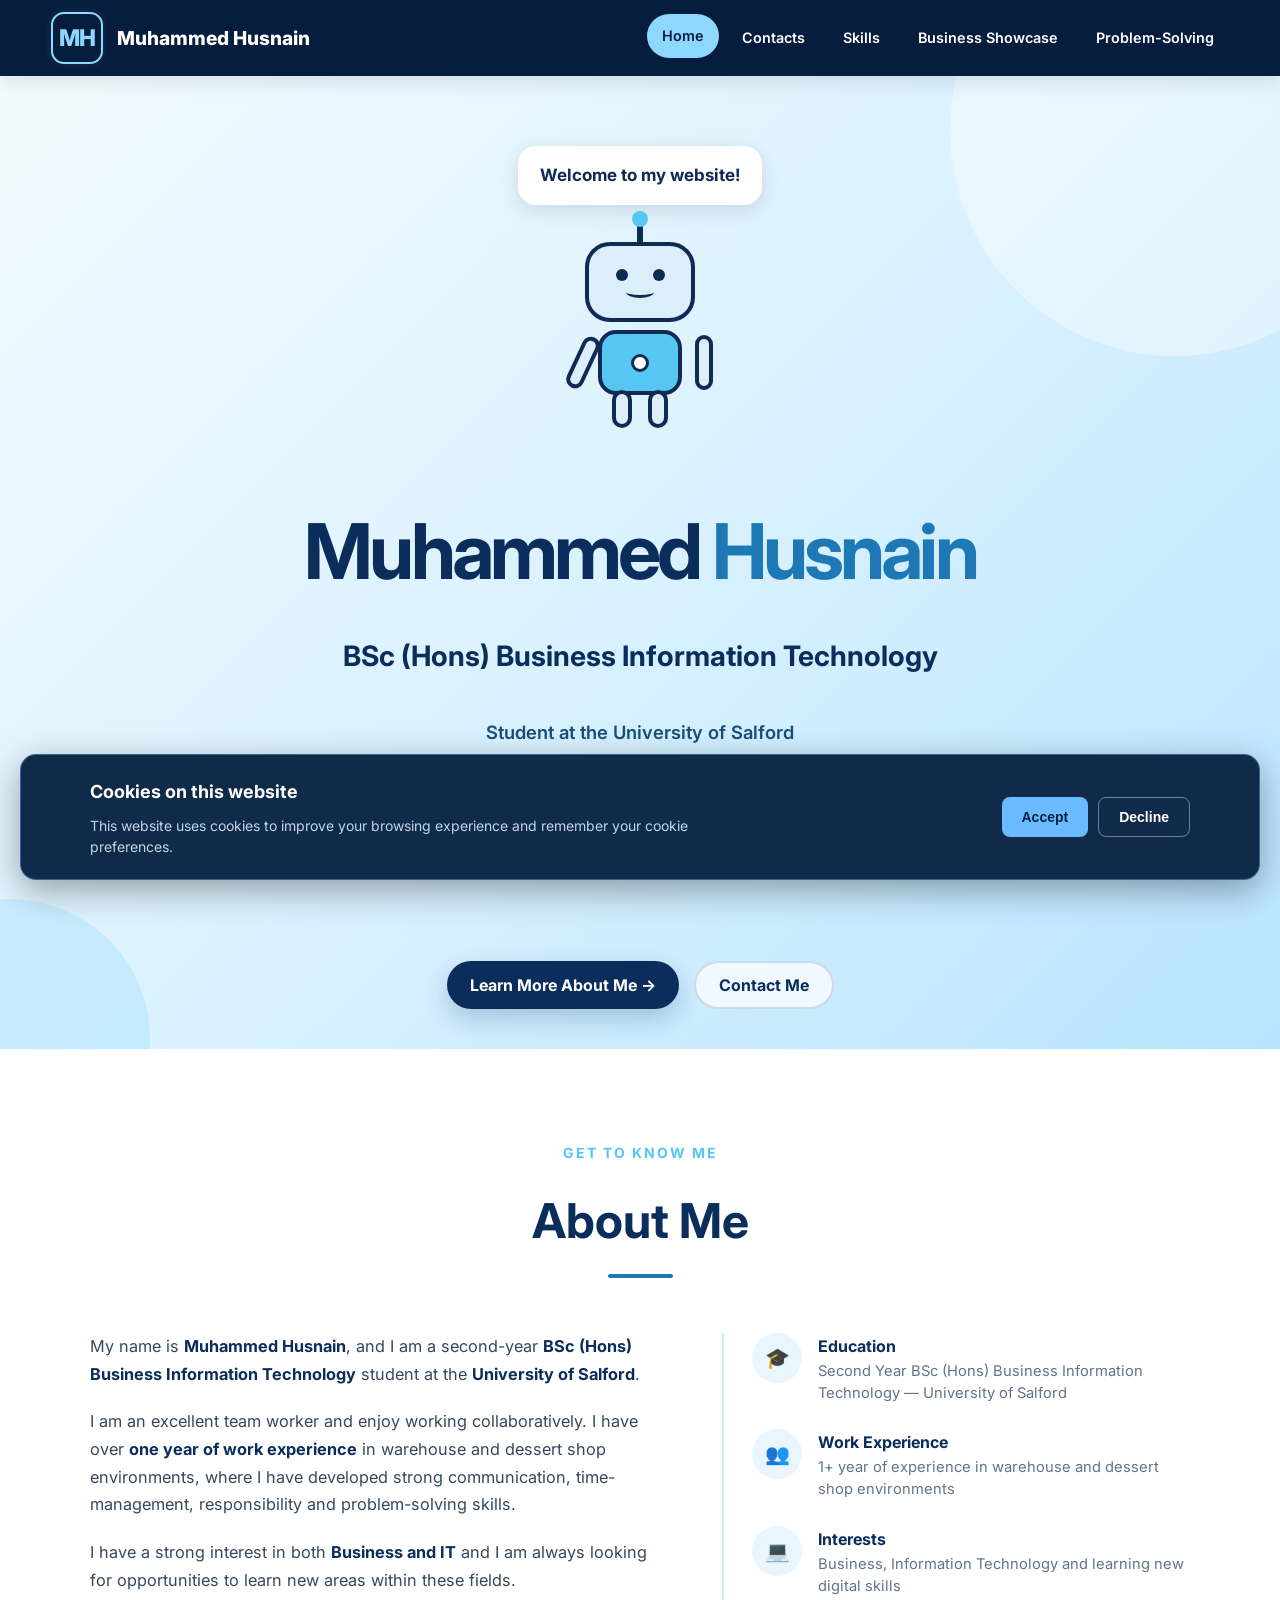
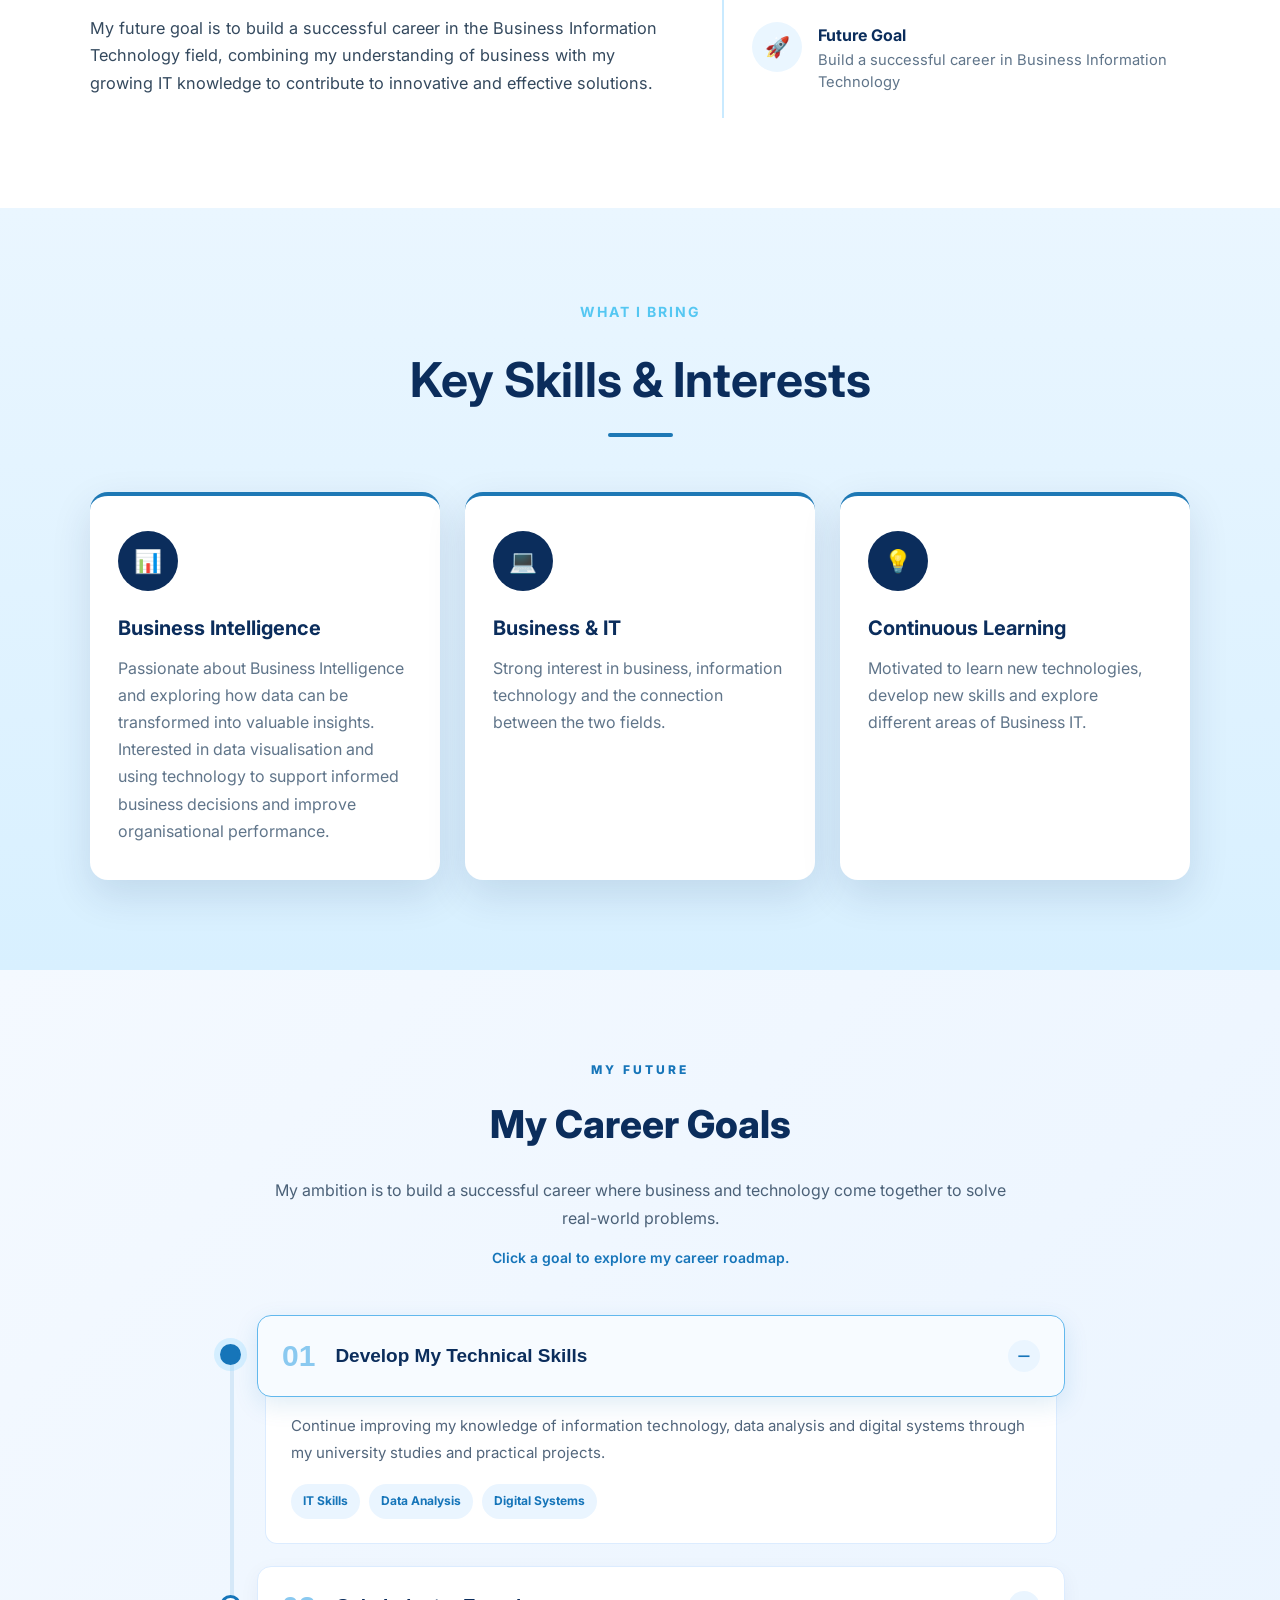
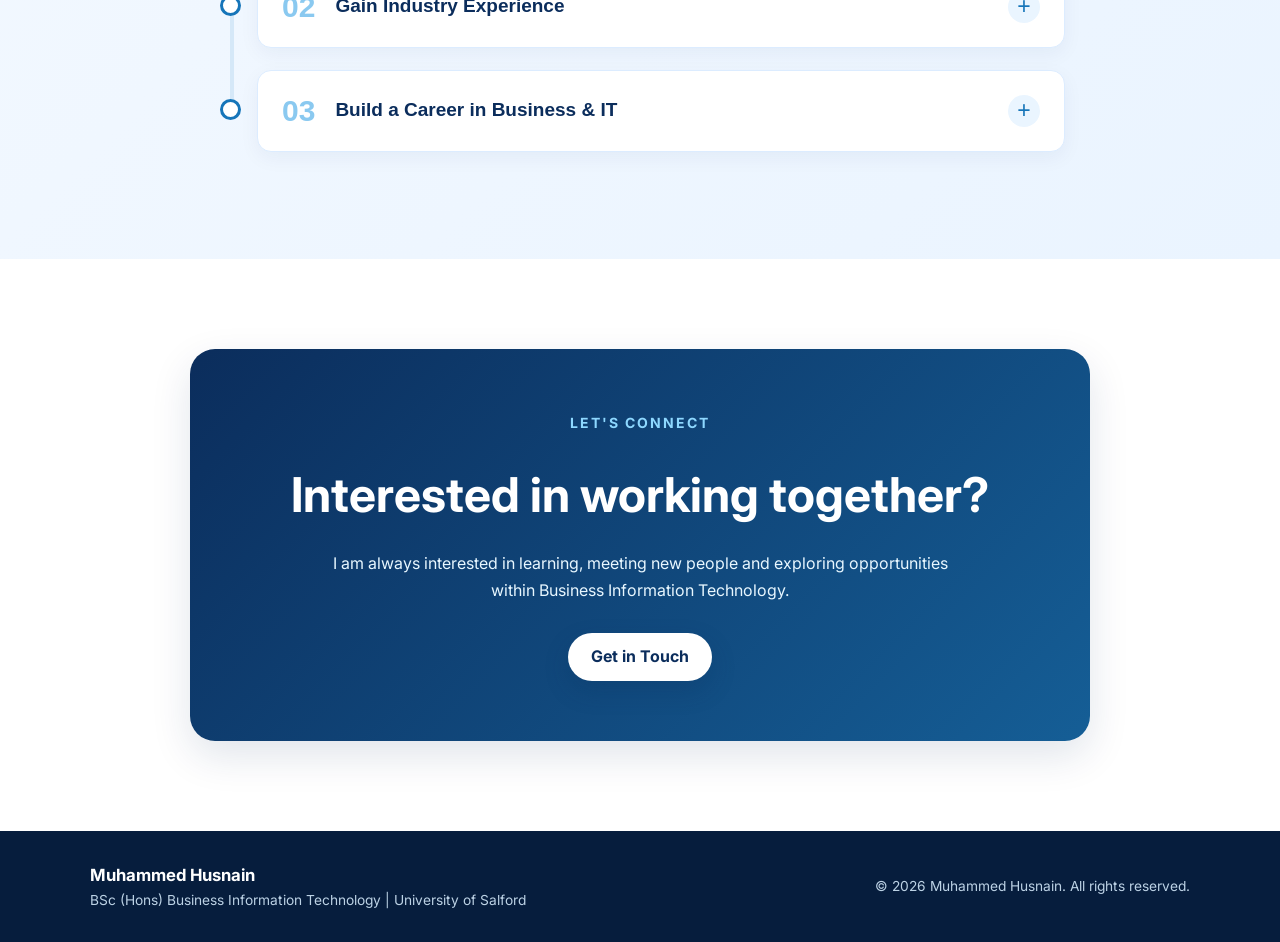
<file: index.html>
<!DOCTYPE html>
<html lang="en">
<head>
    <meta charset="UTF-8">
    <meta name="viewport" content="width=device-width, initial-scale=1.0">

    <title>Muhammed Husnain | Portfolio</title>

    <link rel="preconnect" href="https://fonts.googleapis.com">
    <link rel="preconnect" href="https://fonts.gstatic.com" crossorigin>
    <link href="https://fonts.googleapis.com/css2?family=Inter:wght@400;500;600;700;800&display=swap" rel="stylesheet">

    <link rel="stylesheet" href="style.css">
</head>

<body>

     <!-- Cookie Consent Popup -->
<div id="cookie-banner" class="cookie-banner" role="dialog" aria-label="Cookie consent">
    <div class="cookie-content">
        <div>
            <h2>Cookies on this website</h2>
            <p>
                This website uses cookies to improve your browsing experience
                and remember your cookie preferences.
            </p>
        </div>

        <div class="cookie-buttons">
            <button id="accept-cookies" class="cookie-btn accept-btn">
                Accept
            </button>

            <button id="decline-cookies" class="cookie-btn decline-btn">
                Decline
            </button>
        </div>
    </div>
</div>


<!-- NAVIGATION BAR -->

<header class="site-header" id="home">

    <nav class="navbar">

        <a class="brand" href="index.html">
            <span class="mh-logo">MH</span>
            <span>Muhammed Husnain</span>
        </a>

        <ul class="nav-links">

            <li>
                <a class="active" href="index.html">Home</a>
            </li>

            <li>
                <a href="contacts.html">Contacts</a>
            </li>

            <li>
                <a href="skills.html">Skills</a>
            </li>

            <li>
                <a href="business-showcase.html">Business Showcase</a>
            </li>

            <li>
                <a href="problem-solving.html">Problem-Solving</a>
            </li>

        </ul>

    </nav>

</header>



<main>

    <!-- HOME / HERO SECTION -->

    <section class="hero">

        <div class="hero-content reveal hero-intro-animated"></div>

<!-- Welcome Robot -->
<div class="welcome-robot">

    <div class="speech-bubble">
        Welcome to my website!
        
    </div>

    <div class="robot">
        <!-- Robot antenna -->
        <div class="antenna">
            <span></span>
        </div>

        <!-- Robot head -->
        <div class="robot-head">
            <div class="robot-eyes">
                <span></span>
                <span></span>
            </div>
            <div class="robot-mouth"></div>
        </div>

        <!-- Robot body -->
        <div class="robot-body">
            <div class="robot-light"></div>
        </div>

        <!-- Robot arms -->
        <div class="robot-arm left-arm"></div>
        <div class="robot-arm right-arm"></div>

        <!-- Robot legs -->
        <div class="robot-leg left-leg"></div>
        <div class="robot-leg right-leg"></div>
    </div>

</div>
            <h1>Muhammed <span>Husnain</span></h1>

            <h2>BSc (Hons) Business Information Technology</h2>

            <p class="university">
                Student at the University of Salford
            </p>

            <p class="intro">
                I am a second-year BSc (Hons) Business Information
                Technology student at the University of Salford
                with a strong interest in both business and IT.
                I am passionate about learning new skills and
                exploring how technology can support and
                improve businesses.
            </p>

            <div class="hero-actions">

                <a href="#about" class="btn btn-primary">
                    Learn More About Me →
                </a>

                <a href="#contact" class="btn btn-secondary">
                    Contact Me
                </a>

            </div>

        </div>


        

        </div>

    </section>


    <!-- ABOUT ME SECTION -->

    <section class="about section" id="about">

        <div class="section-heading reveal">

            <p class="section-label">GET TO KNOW ME</p>

            <h2>About Me</h2>

            <div class="section-line"></div>

        </div>


        <div class="about-grid">

            <div class="about-text reveal">

                <p>
                    My name is <strong>Muhammed Husnain</strong>,
                    and I am a second-year
                    <strong>BSc (Hons) Business Information Technology</strong>
                    student at the
                    <strong>University of Salford</strong>.
                </p>

                <p>
                    I am an excellent team worker and enjoy working
                    collaboratively. I have over
                    <strong>one year of work experience</strong>
                    in warehouse and dessert shop environments,
                    where I have developed strong communication,
                    time-management, responsibility and
                    problem-solving skills.
                </p>

                <p>
                    I have a strong interest in both
                    <strong>Business and IT</strong>
                    and I am always looking for opportunities
                    to learn new areas within these fields.
                </p>

                <p>
                    My future goal is to build a successful career
                    in the Business Information Technology field,
                    combining my understanding of business with
                    my growing IT knowledge to contribute to
                    innovative and effective solutions.
                </p>

            </div>


            <div class="info-list reveal">

                <div class="info-item">

                    <div class="info-icon">🎓</div>

                    <div>
                        <h3>Education</h3>
                        <p>
                            Second Year BSc (Hons) Business
                            Information Technology —
                            University of Salford
                        </p>
                    </div>

                </div>


                <div class="info-item">

                    <div class="info-icon">👥</div>

                    <div>
                        <h3>Work Experience</h3>
                        <p>
                            1+ year of experience in warehouse
                            and dessert shop environments
                        </p>
                    </div>

                </div>


                <div class="info-item">

                    <div class="info-icon">💻</div>

                    <div>
                        <h3>Interests</h3>
                        <p>
                            Business, Information Technology
                            and learning new digital skills
                        </p>
                    </div>

                </div>


                <div class="info-item">

                    <div class="info-icon">🚀</div>

                    <div>
                        <h3>Future Goal</h3>
                        <p>
                            Build a successful career in
                            Business Information Technology
                        </p>
                    </div>

                </div>

            </div>

        </div>

    </section>


    <!-- SKILLS SECTION -->

    <section class="skills section" id="skills">

        <div class="section-heading reveal">

            <p class="section-label">WHAT I BRING</p>

            <h2>Key Skills & Interests</h2>

            <div class="section-line"></div>

        </div>


        <div class="skills-grid">

            <article class="skill-card reveal">

                <div class="card-icon">📊</div>

                <h3>Business Intelligence</h3>

    <p>
        Passionate about Business Intelligence and exploring
        how data can be transformed into valuable insights.
        Interested in data visualisation and using technology
        to support informed business decisions
        and improve organisational performance.
    </p>

            </article>


            <article class="skill-card reveal">

                <div class="card-icon">💻</div>

                <h3>Business & IT</h3>

                <p>
                    Strong interest in business, information
                    technology and the connection between
                    the two fields.
                </p>

            </article>


            <article class="skill-card reveal">

                <div class="card-icon">💡</div>

                <h3>Continuous Learning</h3>

                <p>
                    Motivated to learn new technologies,
                    develop new skills and explore different
                    areas of Business IT.
                </p>

            </article>

        </div>

    </section>

<!-- INTERACTIVE CAREER GOALS -->
<section class="career-goals-section" id="career-goals">

    <div class="career-goals-header">
        <span class="career-goals-label">MY FUTURE</span>
        <h2>My Career Goals</h2>
        <p>
            My ambition is to build a successful career where
            business and technology come together to solve
            real-world problems.
        </p>
        <p class="career-goals-hint">
            Click a goal to explore my career roadmap.
        </p>
    </div>

    <div class="career-roadmap">

        <div class="career-roadmap-line">
            <div class="career-roadmap-progress"></div>
        </div>

        <!-- GOAL 1 -->
        <div class="career-goal-item">
            <button class="career-goal-card career-goal-active"
                    type="button"
                    aria-expanded="true">

                <span class="career-goal-number">01</span>

                <span class="career-goal-card-title">
                    Develop My Technical Skills
                </span>

                <span class="career-goal-toggle">−</span>
            </button>

            <div class="career-goal-details">
                <p>
                    Continue improving my knowledge of information
                    technology, data analysis and digital systems
                    through my university studies and practical projects.
                </p>

                <div class="career-goal-tags">
                    <span>IT Skills</span>
                    <span>Data Analysis</span>
                    <span>Digital Systems</span>
                </div>
            </div>
        </div>

        <!-- GOAL 2 -->
        <div class="career-goal-item">
            <button class="career-goal-card"
                    type="button"
                    aria-expanded="false">

                <span class="career-goal-number">02</span>

                <span class="career-goal-card-title">
                    Gain Industry Experience
                </span>

                <span class="career-goal-toggle">+</span>
            </button>

            <div class="career-goal-details" hidden>
                <p>
                    Secure internships and graduate opportunities
                    that allow me to apply my skills in a professional
                    business and technology environment.
                </p>

                <div class="career-goal-tags">
                    <span>Internships</span>
                    <span>Professional Experience</span>
                    <span>Teamwork</span>
                </div>
            </div>
        </div>

        <!-- GOAL 3 -->
        <div class="career-goal-item">
            <button class="career-goal-card"
                    type="button"
                    aria-expanded="false">

                <span class="career-goal-number">03</span>

                <span class="career-goal-card-title">
                    Build a Career in Business &amp; IT
                </span>

                <span class="career-goal-toggle">+</span>
            </button>

            <div class="career-goal-details" hidden>
                <p>
                    Work towards a career in business analysis,
                    technology consulting or digital transformation,
                    helping organisations improve their processes
                    through innovative technology.
                </p>

                <div class="career-goal-tags">
                    <span>Business Analysis</span>
                    <span>Technology Consulting</span>
                    <span>Digital Transformation</span>
                </div>
            </div>
        </div>

    </div>

</section>


    <!-- CONTACT SECTION -->

    <section class="contact section" id="contact">

        <div class="contact-box reveal">

            <p class="section-label">LET'S CONNECT</p>

            <h2>Interested in working together?</h2>

            <p>
                I am always interested in learning, meeting
                new people and exploring opportunities within
                Business Information Technology.
            </p>

            <a href="contacts.html" class="btn btn-primary">Get in Touch</a>

        </div>

    </section>

    


</main>


<!-- FOOTER -->

<footer class="footer">

    <div>

        <h3>Muhammed Husnain</h3>

        <p>
            BSc (Hons) Business Information Technology |
            University of Salford
        </p>

    </div>

    <p class="copyright">
        &copy; <span id="year"></span>
        Muhammed Husnain. All rights reserved.
    </p>

</footer>


<script src="script.js"></script>

</body>
</html>
</file>
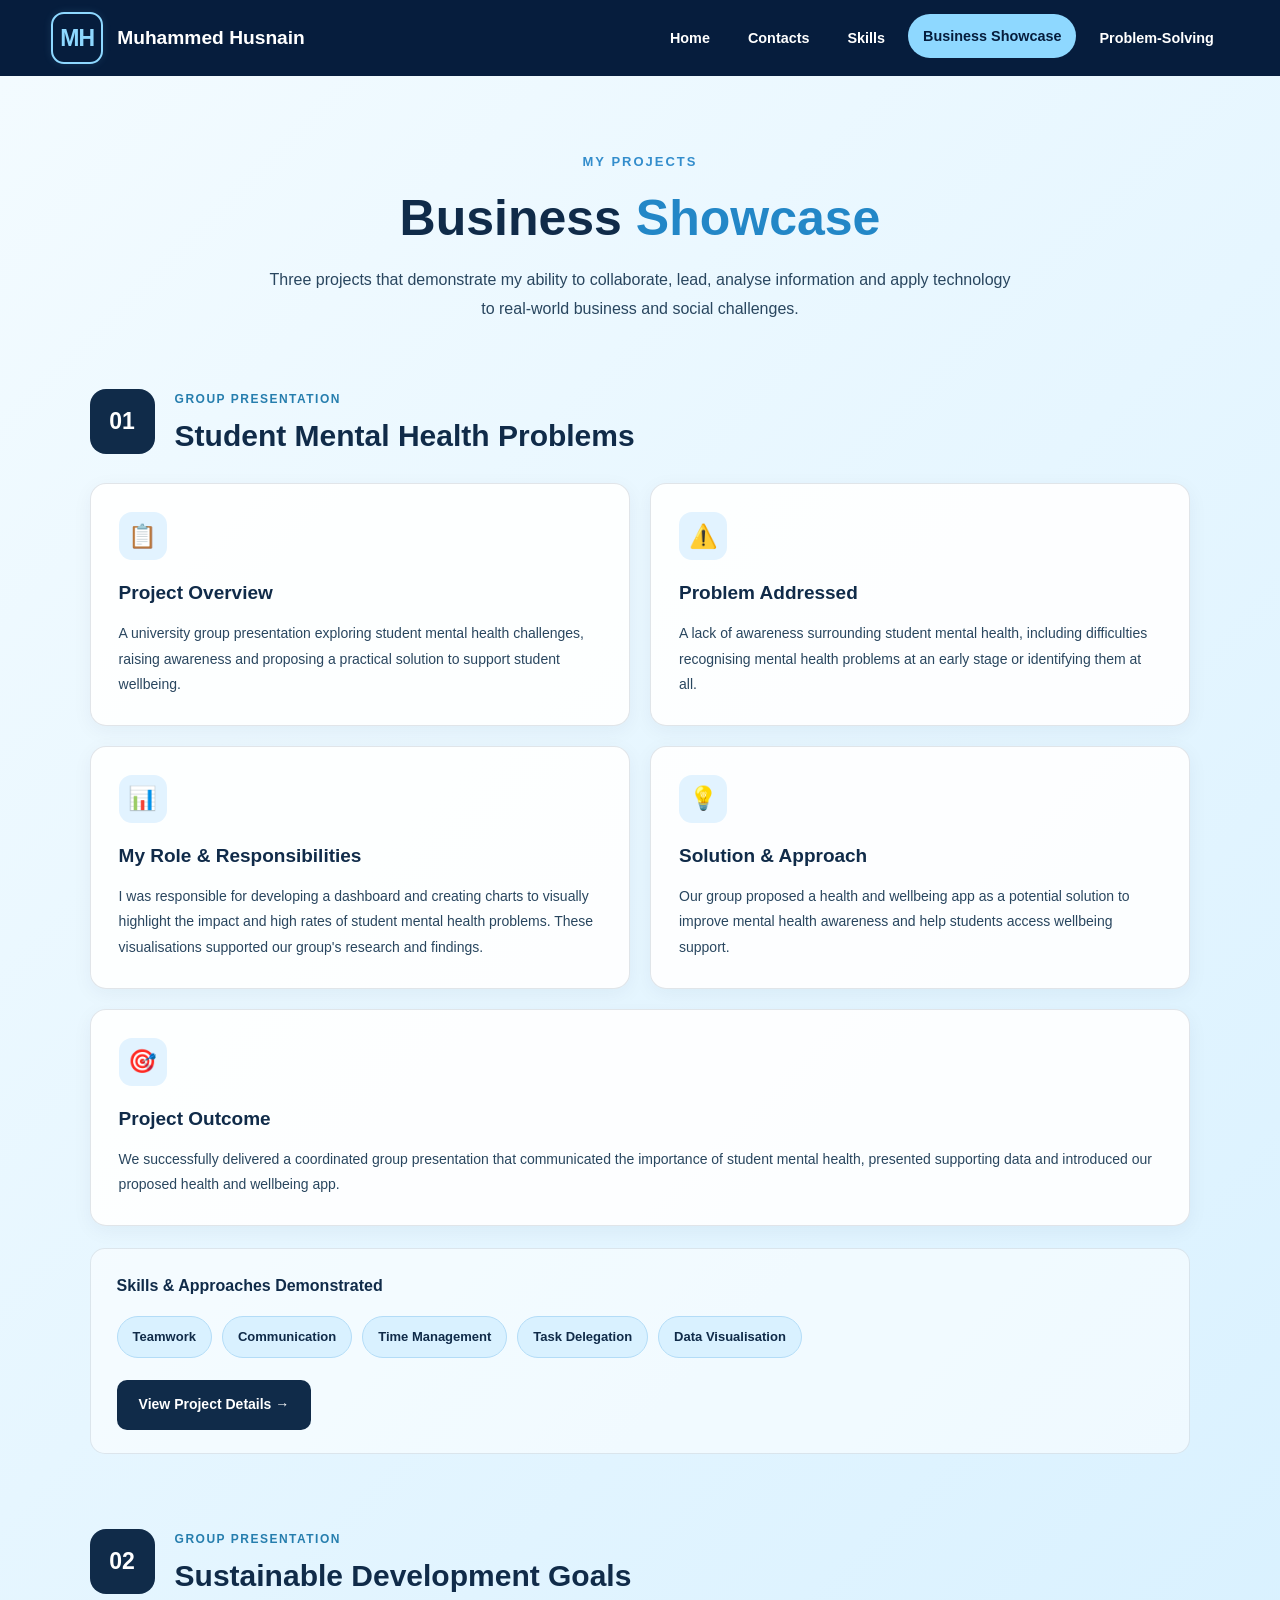
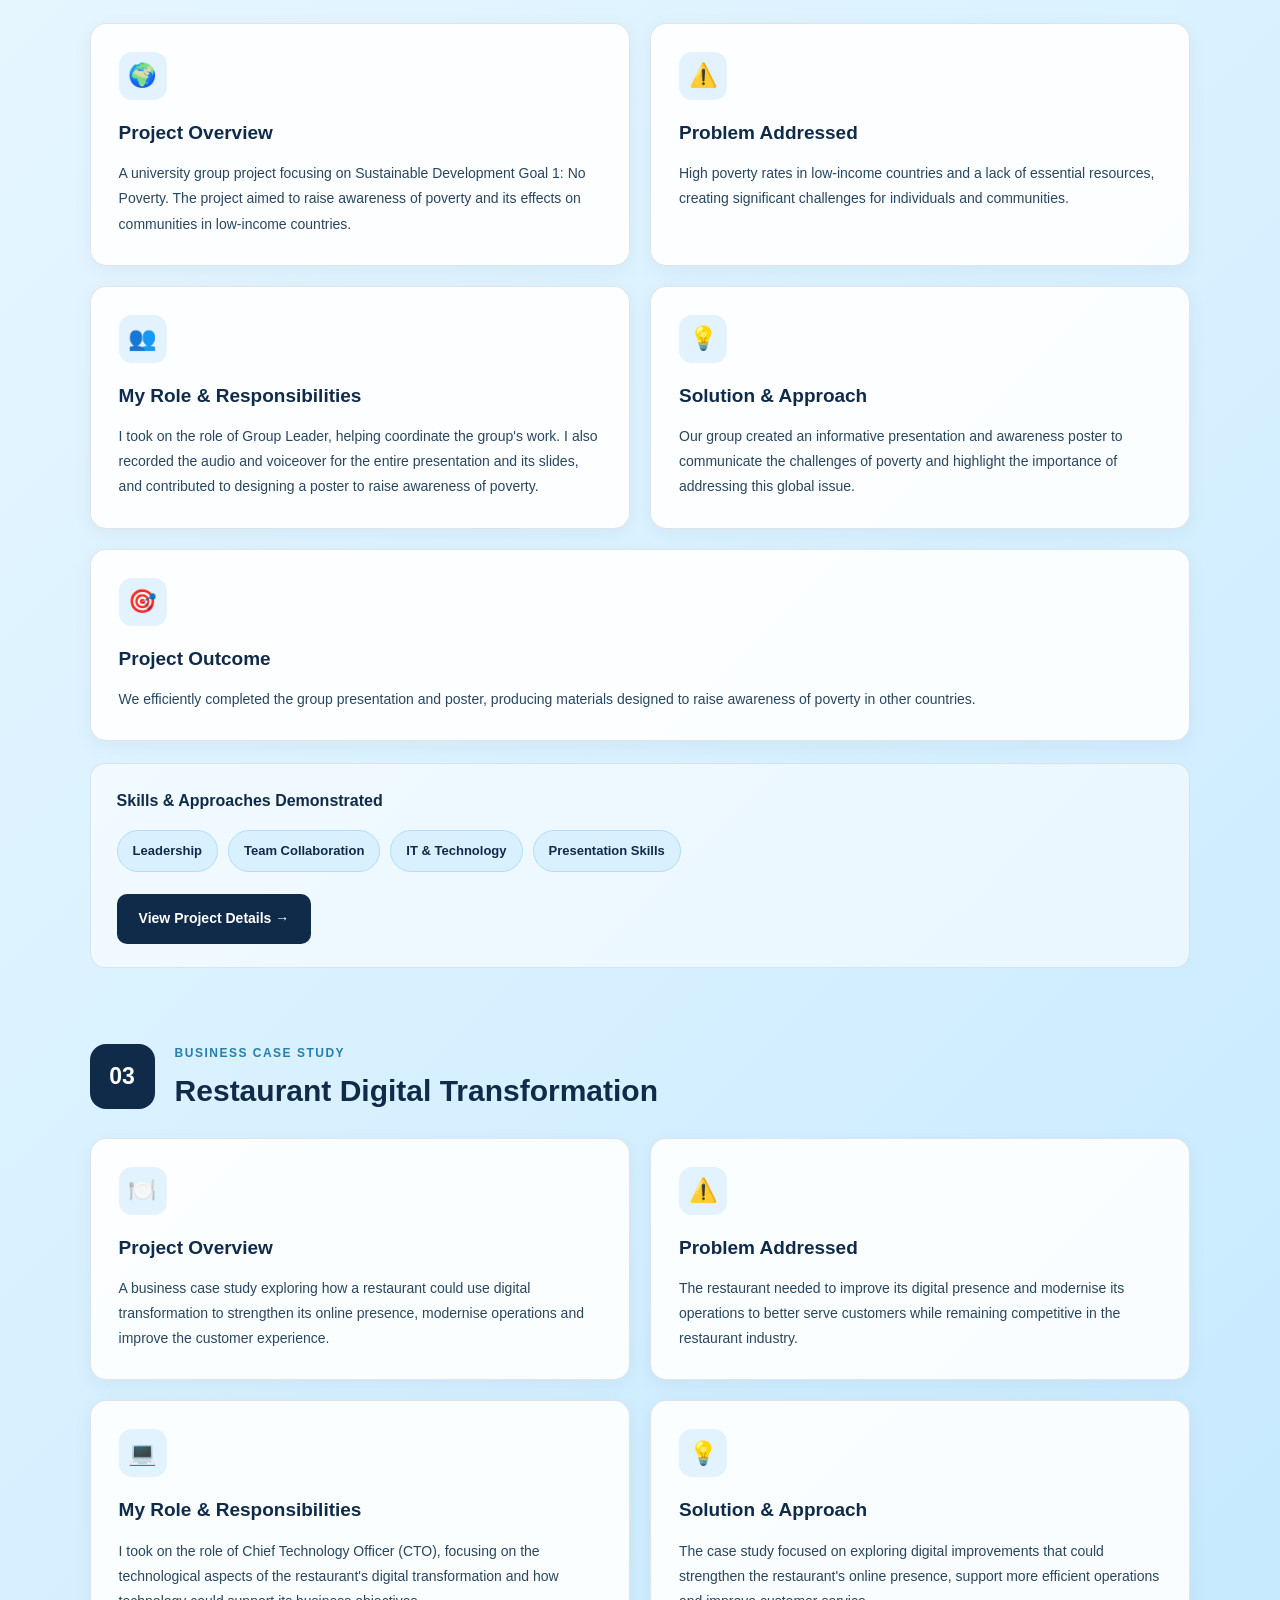
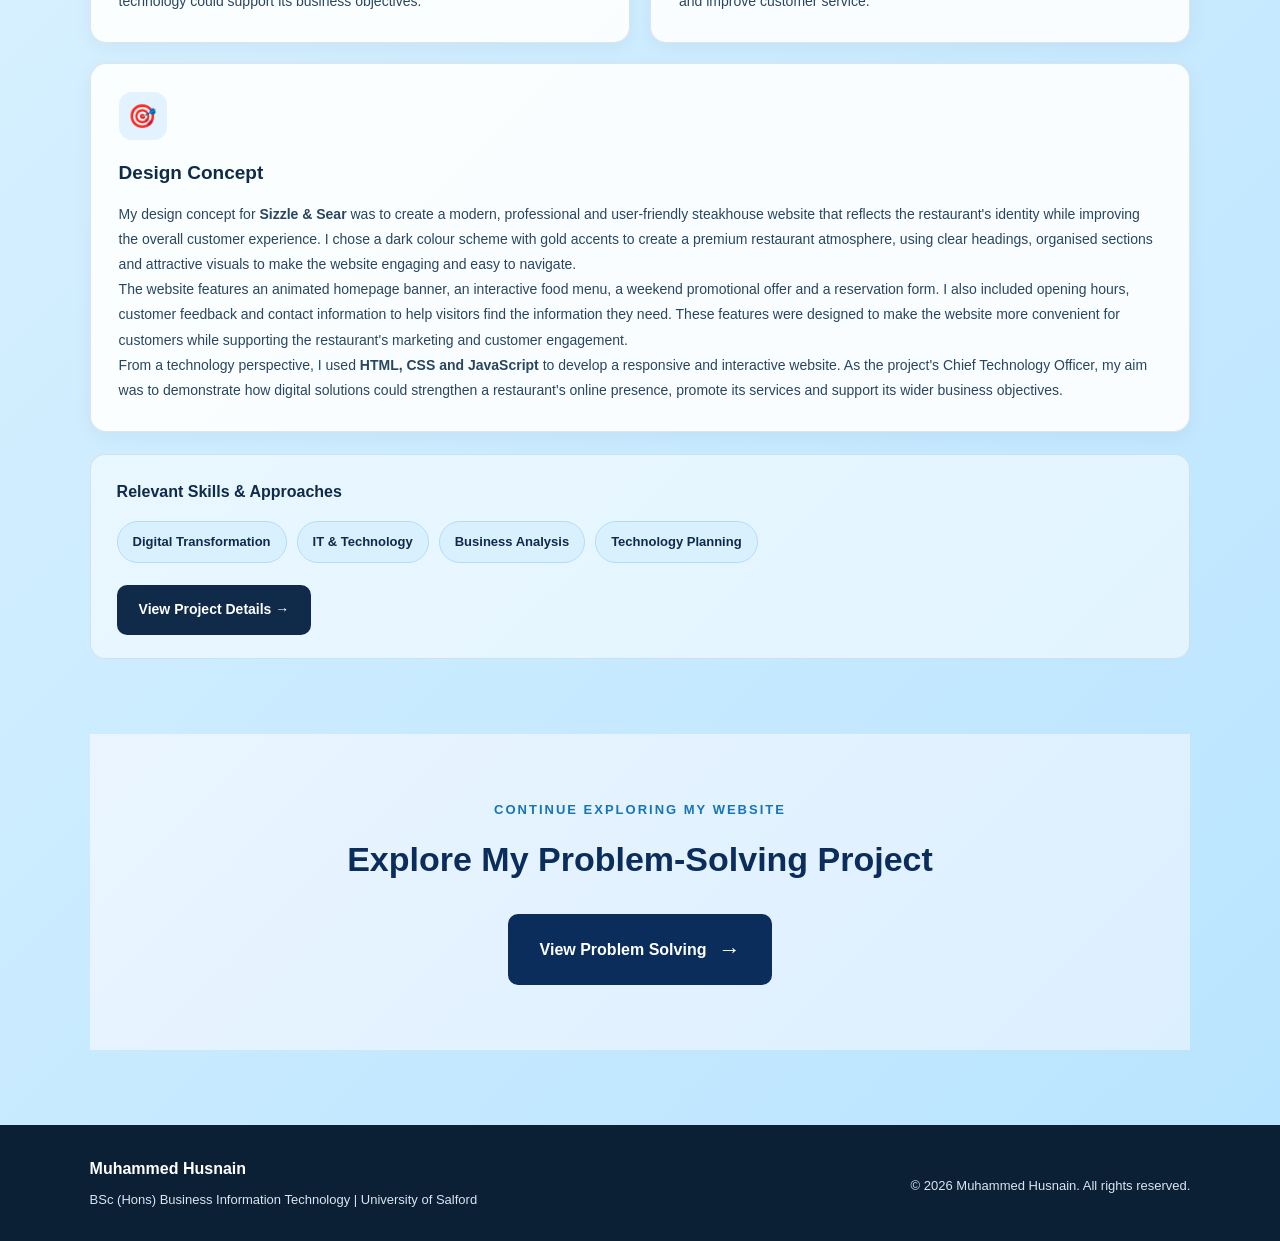
<file: business-showcase.html>
<!DOCTYPE html>
<html lang="en">
<head>
    <meta charset="UTF-8">
    <meta name="viewport" content="width=device-width, initial-scale=1.0">
    <title>Business Showcase | Muhammed Husnain</title>
    <link rel="stylesheet" href="style.css">
</head>
<body>

        <header class="site-header">
        <nav class="navbar">
            <a class="brand" href="index.html">
               <span class="mh-logo">MH</span>
                <span>Muhammed Husnain</span>
            </a>

            <ul class="nav-links">
                <li><a href="index.html">Home</a></li>
                <li><a href="contacts.html">Contacts</a></li>
                <li><a class="active" href="skills.html">Skills</a></li>
                <li><a href="business-showcase.html">Business Showcase</a></li>
                <li><a href="problem-solving.html">Problem-Solving</a></li>
            </ul>
        </nav>

    <main class="business-page">

        <!-- PAGE INTRODUCTION -->
        <section class="business-hero">
            <span class="business-label">MY PROJECTS</span>
            <h1>Business <span>Showcase</span></h1>
            <p>
                 Three projects that demonstrate
                my ability to collaborate, lead, analyse information
                and apply technology to real-world business and
                social challenges.
            </p>
        </section>

        <!-- PROJECT 1 -->
        <section class="business-project">
            <div class="business-project-heading">
                <span class="business-project-number">01</span>
                <div>
                    <span class="business-project-type">GROUP PRESENTATION</span>
                    <h2>Student Mental Health Problems</h2>
                </div>
            </div>

            <div class="business-project-grid">

                <article class="business-card">
                    <div class="business-card-icon">📋</div>
                    <h3>Project Overview</h3>
                    <p>
                        A university group presentation exploring
                        student mental health challenges, raising
                        awareness and proposing a practical solution
                        to support student wellbeing.
                    </p>
                </article>

                <article class="business-card">
                    <div class="business-card-icon">⚠️</div>
                    <h3>Problem Addressed</h3>
                    <p>
                        A lack of awareness surrounding student
                        mental health, including difficulties
                        recognising mental health problems
                        at an early stage or identifying them at all.
                    </p>
                </article>

                <article class="business-card">
                    <div class="business-card-icon">📊</div>
                    <h3>My Role &amp; Responsibilities</h3>
                    <p>
                        I was responsible for developing a dashboard
                        and creating charts to visually highlight
                        the impact and high rates of student mental
                        health problems. These visualisations
                        supported our group's research and findings.
                    </p>
                </article>

                <article class="business-card">
                    <div class="business-card-icon">💡</div>
                    <h3>Solution &amp; Approach</h3>
                    <p>
                        Our group proposed a health and wellbeing
                        app as a potential solution to improve
                        mental health awareness and help students
                        access wellbeing support.
                    </p>
                </article>

                <article class="business-card business-card-wide">
                    <div class="business-card-icon">🎯</div>
                    <h3>Project Outcome</h3>
                    <p>
                        We successfully delivered a coordinated
                        group presentation that communicated the
                        importance of student mental health,
                        presented supporting data and introduced
                        our proposed health and wellbeing app.
                    </p>
                </article>

            </div>

            <div class="business-skills">
                <h3>Skills &amp; Approaches Demonstrated</h3>
                <div class="business-tags">
                    <span>Teamwork</span>
                    <span>Communication</span>
                    <span>Time Management</span>
                    <span>Task Delegation</span>
                    <span>Data Visualisation</span>
                </div>

<div class="business-project-action">
    <button type="button"
            class="business-details-btn"
            data-project="1">
        View Project Details →
    </button>
</div>

            </div>
        </section>

        <!-- PROJECT 2 -->
        <section class="business-project">
            <div class="business-project-heading">
                <span class="business-project-number">02</span>
                <div>
                    <span class="business-project-type">GROUP PRESENTATION</span>
                    <h2>Sustainable Development Goals</h2>
                </div>
            </div>

            <div class="business-project-grid">

                <article class="business-card">
                    <div class="business-card-icon">🌍</div>
                    <h3>Project Overview</h3>
                    <p>
                        A university group project focusing on
                        Sustainable Development Goal 1: No Poverty.
                        The project aimed to raise awareness of
                        poverty and its effects on communities
                        in low-income countries.
                    </p>
                </article>

                <article class="business-card">
                    <div class="business-card-icon">⚠️</div>
                    <h3>Problem Addressed</h3>
                    <p>
                        High poverty rates in low-income countries
                        and a lack of essential resources, creating
                        significant challenges for individuals
                        and communities.
                    </p>
                </article>

                <article class="business-card">
                    <div class="business-card-icon">👥</div>
                    <h3>My Role &amp; Responsibilities</h3>
                    <p>
                        I took on the role of Group Leader,
                        helping coordinate the group's work.
                        I also recorded the audio and voiceover
                        for the entire presentation and its slides,
                        and contributed to designing a poster
                        to raise awareness of poverty.
                    </p>
                </article>

                <article class="business-card">
                    <div class="business-card-icon">💡</div>
                    <h3>Solution &amp; Approach</h3>
                    <p>
                        Our group created an informative
                        presentation and awareness poster to
                        communicate the challenges of poverty
                        and highlight the importance of addressing
                        this global issue.
                    </p>
                </article>

                <article class="business-card business-card-wide">
                    <div class="business-card-icon">🎯</div>
                    <h3>Project Outcome</h3>
                    <p>
                        We efficiently completed the group
                        presentation and poster, producing
                        materials designed to raise awareness
                        of poverty in other countries.
                    </p>
                </article>

            </div>

            <div class="business-skills">
                <h3>Skills &amp; Approaches Demonstrated</h3>
                <div class="business-tags">
                    <span>Leadership</span>
                    <span>Team Collaboration</span>
                    <span>IT &amp; Technology</span>
                    <span>Presentation Skills</span>
                </div>

                <div class="business-project-action">
    <button type="button"
            class="business-details-btn"
            data-project="2">
        View Project Details →
    </button>
</div>

            </div>
        </section>

        <!-- PROJECT 3 -->
        <section class="business-project">
            <div class="business-project-heading">
                <span class="business-project-number">03</span>
                <div>
                    <span class="business-project-type">BUSINESS CASE STUDY</span>
                    <h2>Restaurant Digital Transformation</h2>
                </div>
            </div>

            <div class="business-project-grid">

                <article class="business-card">
                    <div class="business-card-icon">🍽️</div>
                    <h3>Project Overview</h3>
                    <p>
                        A business case study exploring how
                        a restaurant could use digital
                        transformation to strengthen its
                        online presence, modernise operations
                        and improve the customer experience.
                    </p>
                </article>

                <article class="business-card">
                    <div class="business-card-icon">⚠️</div>
                    <h3>Problem Addressed</h3>
                    <p>
                        The restaurant needed to improve its
                        digital presence and modernise its
                        operations to better serve customers
                        while remaining competitive in the
                        restaurant industry.
                    </p>
                </article>

                <article class="business-card">
                    <div class="business-card-icon">💻</div>
                    <h3>My Role &amp; Responsibilities</h3>
                    <p>
                        I took on the role of Chief Technology
                        Officer (CTO), focusing on the
                        technological aspects of the
                        restaurant's digital transformation
                        and how technology could support
                        its business objectives.
                    </p>
                </article>

                <article class="business-card">
                    <div class="business-card-icon">💡</div>
                    <h3>Solution &amp; Approach</h3>
                    <p>
                        The case study focused on exploring
                        digital improvements that could
                        strengthen the restaurant's online
                        presence, support more efficient
                        operations and improve customer service.
                    </p>
                </article>

                <article class="business-card business-card-wide">
                    <div class="business-card-icon">🎯</div>
                    <h3>Design Concept</h3>

<p>
    My design concept for <strong>Sizzle &amp; Sear</strong> was to
    create a modern, professional and user-friendly steakhouse
    website that reflects the restaurant's identity while improving
    the overall customer experience. I chose a dark colour scheme
    with gold accents to create a premium restaurant atmosphere,
    using clear headings, organised sections and attractive visuals
    to make the website engaging and easy to navigate.
</p>

<p>
    The website features an animated homepage banner, an interactive
    food menu, a weekend promotional offer and a reservation form.
    I also included opening hours, customer feedback and contact
    information to help visitors find the information they need.
    These features were designed to make the website more convenient
    for customers while supporting the restaurant's marketing and
    customer engagement.
</p>

<p>
    From a technology perspective, I used
    <strong>HTML, CSS and JavaScript</strong> to develop a responsive
    and interactive website. As the project's Chief Technology Officer, my aim was to
    demonstrate how digital solutions could strengthen a restaurant's
    online presence, promote its services and support its wider
    business objectives.
</p>
                </article>

            </div>

            <div class="business-skills">
                <h3>Relevant Skills &amp; Approaches</h3>
                <div class="business-tags">
                    <span>Digital Transformation</span>
                    <span>IT &amp; Technology</span>
                    <span>Business Analysis</span>
                    <span>Technology Planning</span>
                </div>

                <div class="business-project-action">
    <button type="button"
            class="business-details-btn"
            data-project="3">
        View Project Details →
    </button>
</div>



            </div>
        </section>

     <!-- NEXT PAGE NAVIGATION -->
<section class="contact-next-section">

    <p>Continue Exploring My Website</p>

    <h2>Explore My Problem-Solving Project</h2>

    <a href="problem-solving.html" class="contact-next-btn">
        View Problem Solving
        <span aria-hidden="true">→</span>
    </a>

</section>   
    </main>

    <!-- BUSINESS SHOWCASE FOOTER -->
    <footer class="site-footer business-footer">
        <div class="business-footer-content">
            <div>
                <strong>Muhammed Husnain</strong>
                <p>
                    BSc (Hons) Business Information Technology
                    | University of Salford
                </p>
            </div>
            <p class="business-copyright">
                &copy; 2026 Muhammed Husnain.
                All rights reserved.
            </p>
        </div>
    </footer>

    <script src="script.js"></script>
</body>
</html>

<!-- BUSINESS SHOWCASE PROJECT POPUP -->
<dialog class="business-modal" id="business-project-modal"
        aria-labelledby="business-modal-title">

    <div class="business-modal-header">
        <span class="business-modal-label">PROJECT DETAILS</span>

        <button type="button"
                class="business-modal-close"
                aria-label="Close project details">
            &times;
        </button>
    </div>

    <h2 id="business-modal-title"></h2>

    <div class="business-modal-content" id="business-modal-content">
    </div>

    <div class="business-modal-footer">
        <button type="button" class="business-modal-done">
            Close
        </button>
    </div>

</dialog>
</file>
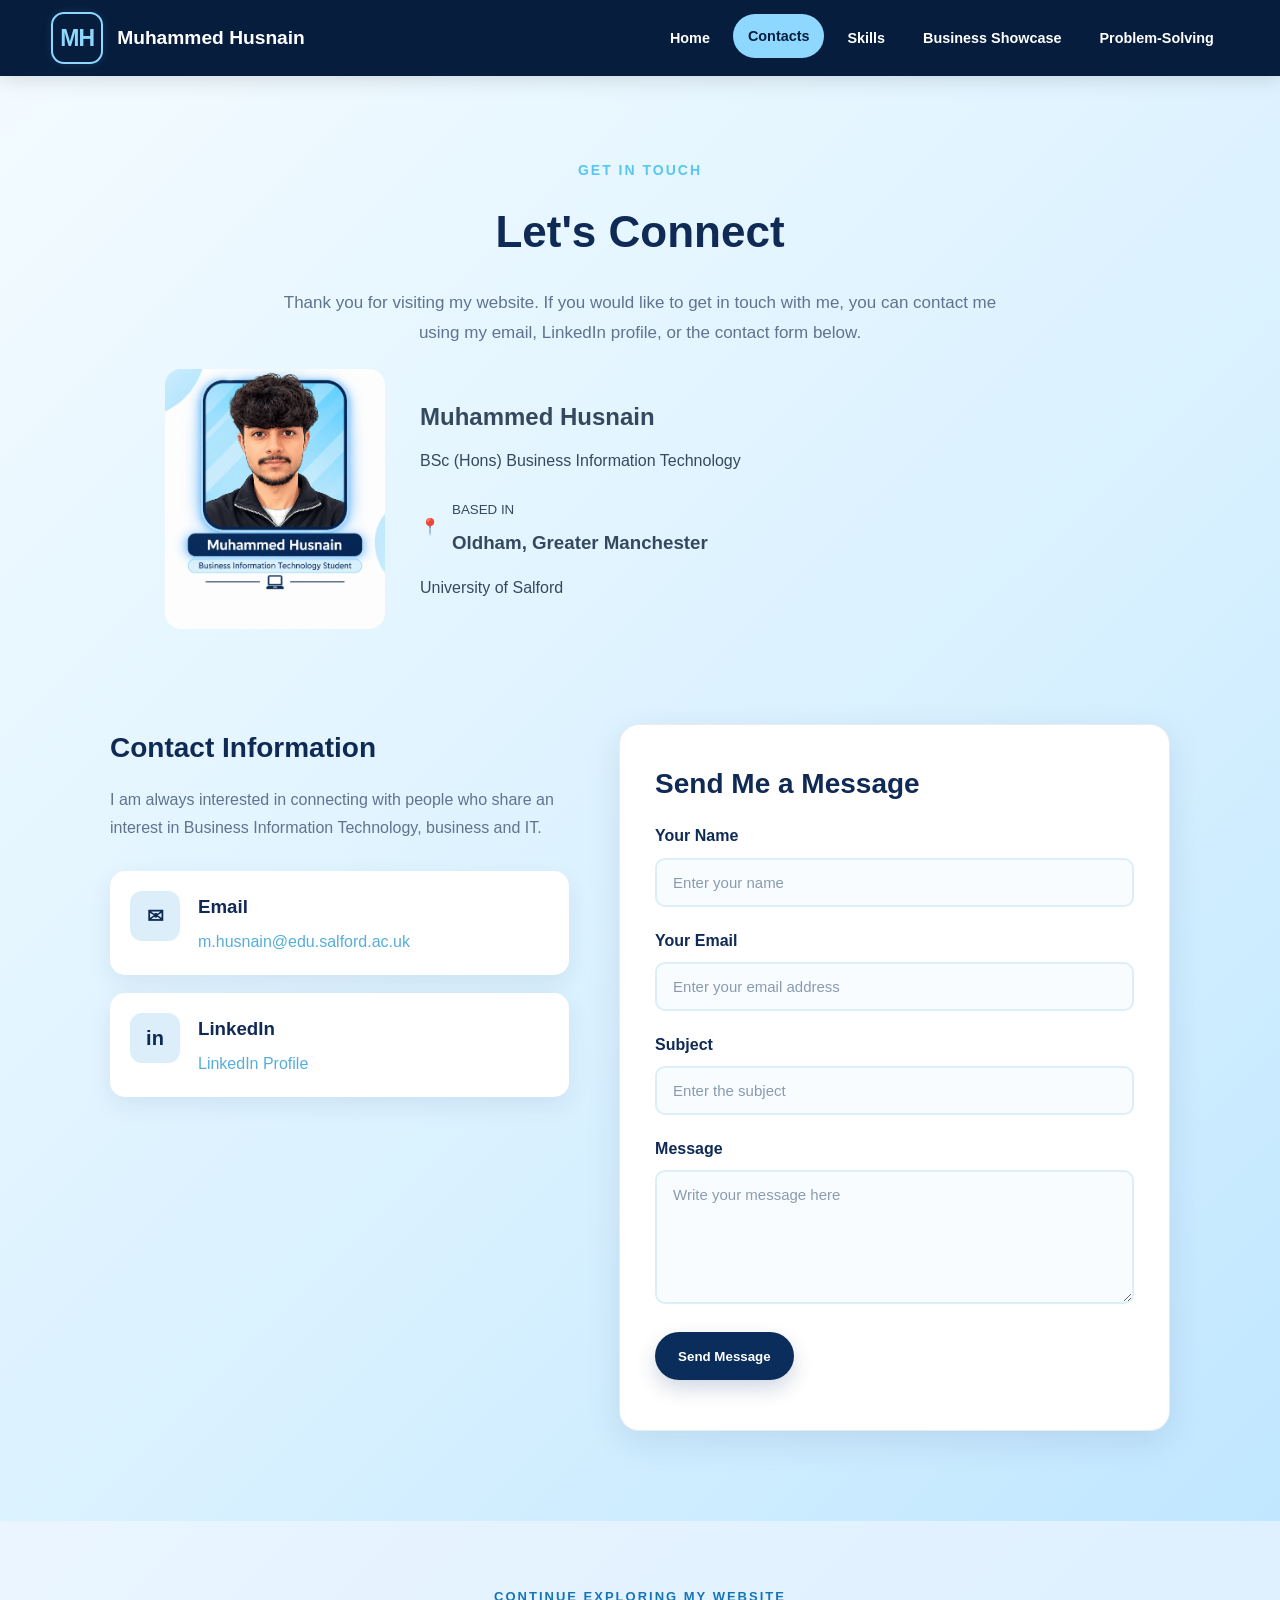
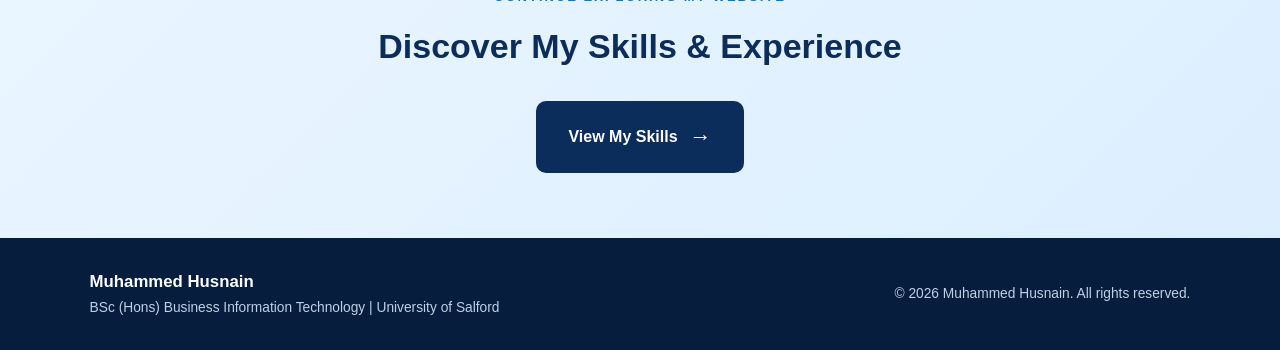
<file: contacts.html>
<!DOCTYPE html>
<html lang="en">
<head>
    <meta charset="UTF-8">
    <meta name="viewport" content="width=device-width, initial-scale=1.0">

    <title>Contacts | Muhammed Husnain</title>

    <link rel="stylesheet" href="style.css">
</head>

<body>

    <!-- Navigation -->
    <header class="site-header">
        <nav class="navbar">

            <a class="brand" href="index.html">
                <span class="mh-logo">MH</span>
                <span>Muhammed Husnain</span>
            </a>

            <ul class="nav-links">
                <li>
                    <a href="index.html">Home</a>
                </li>

                <li>
                    <a class="active" href="contacts.html">Contacts</a>
                </li>

                <li>
                    <a href="skills.html">Skills</a>
                </li>

                <li>
                    <a href="business-showcase.html">Business Showcase</a>
                </li>

                <li>
                    <a href="problem-solving.html">Problem-Solving</a>
                </li>
            </ul>

        </nav>
    </header>


    <!-- Contact Page -->
    <main class="contact-page">

        <!-- Page Introduction -->
        <section class="contact-hero">

            <div class="contact-intro">
                <span class="section-label">GET IN TOUCH</span>

                <h1>Let's Connect</h1>

                <p>
                    Thank you for visiting my website. If you would like
                    to get in touch with me, you can contact me using my
                    email, LinkedIn profile, or the contact form below.
                </p>
            </div>


<section class="profile-layout">

    <div class="profile-photo">
        <img src="assetsprofile-card.png.png"
             alt="Illustrated portrait of Muhammed Husnain">
    </div>

    <div class="profile-details">
        <h2>Muhammed Husnain</h2>

        <p class="profile-course">
            BSc (Hons) Business Information Technology
        </p>

        <div class="profile-location">
            <span class="location-icon">📍</span>

            <div>
                <small>BASED IN</small>
                <h3>Oldham, Greater Manchester</h3>
            </div>
        </div>

        <p class="profile-university">
            University of Salford
        </p>
    </div>

</section>

            
</section>
  <!-- Contact Information + Form -->
        <section class="contact-section">

            <!-- Contact Information -->
            <div class="contact-info">

                <h2>Contact Information</h2>

                <p>
                    I am always interested in connecting with people who
                    share an interest in Business Information Technology,
                    business and IT.
                </p>

  <!-- Email -->   
   <div class="contact-card">

  <div class="contact-icon">
  ✉
</div>

  <div>
  <h3>Email</h3>

 <a href="mailto:m.husnain@edu.salford.ac.uk">
  m.husnain@edu.salford.ac.uk
                        </a>
                    </div>

                </div>


                <!-- LinkedIn -->
                <div class="contact-card">

                    <div class="contact-icon">
                        in
                    </div>

                    <div>
                        <h3>LinkedIn</h3>

                        <a
                            href="https://www.linkedin.com/in/muhammed-husnain-6165ba394"
                            target="_blank"
                            rel="noopener noreferrer">
                            LinkedIn Profile
                        </a>
                    </div>

                </div>

            </div>


            <!-- Contact Form -->
            <div class="contact-form-container">

                <h2>Send Me a Message</h2>

                <form id="contactForm">

                    <!-- Name -->
                    <div class="form-group">

                        <label for="name">
                            Your Name
                        </label>

                        <input
                            type="text"
                            id="name"
                            name="name"
                            placeholder="Enter your name"
                            required>

                    </div>


                    <!-- Email -->
                    <div class="form-group">

                        <label for="email">
                            Your Email
                        </label>

                        <input
                            type="email"
                            id="email"
                            name="email"
                            placeholder="Enter your email address"
                            required>

                    </div>


                    <!-- Subject -->
                    <div class="form-group">

                        <label for="subject">
                            Subject
                        </label>

                        <input
                            type="text"
                            id="subject"
                            name="subject"
                            placeholder="Enter the subject"
                            required>

                    </div>


                    <!-- Message -->
                    <div class="form-group">

                        <label for="message">
                            Message
                        </label>

                        <textarea
                            id="message"
                            name="message"
                            rows="6"
                            placeholder="Write your message here"
                            required></textarea>

                    </div>


                    <!-- Submit Button -->
                    <button type="submit" class="btn btn-primary">
                        Send Message
                    </button>

                    <!-- Form Message -->
                   <p id="formMessage"
   class="form-message"
   role="status"
   aria-live="polite"></p>

                </form>

            </div>

        </section>

             <!-- NEXT PAGE NAVIGATION -->
<section class="contact-next-section">

    <p>Continue Exploring My Website</p>

    <h2>Discover My Skills &amp; Experience</h2>

    <a href="skills.html" class="contact-next-btn">
        View My Skills
        <span aria-hidden="true">→</span>
    </a>
    </main>


 <!-- FOOTER -->

<footer class="footer">

    <div>

        <h3>Muhammed Husnain</h3>

        <p>
            BSc (Hons) Business Information Technology |
            University of Salford
        </p>

    </div>

    <p class="copyright">
        &copy; <span id="year"></span>
        Muhammed Husnain. All rights reserved.
    </p>

</footer>


    <!-- JavaScript -->
    <script src="script.js"></script>
</file>
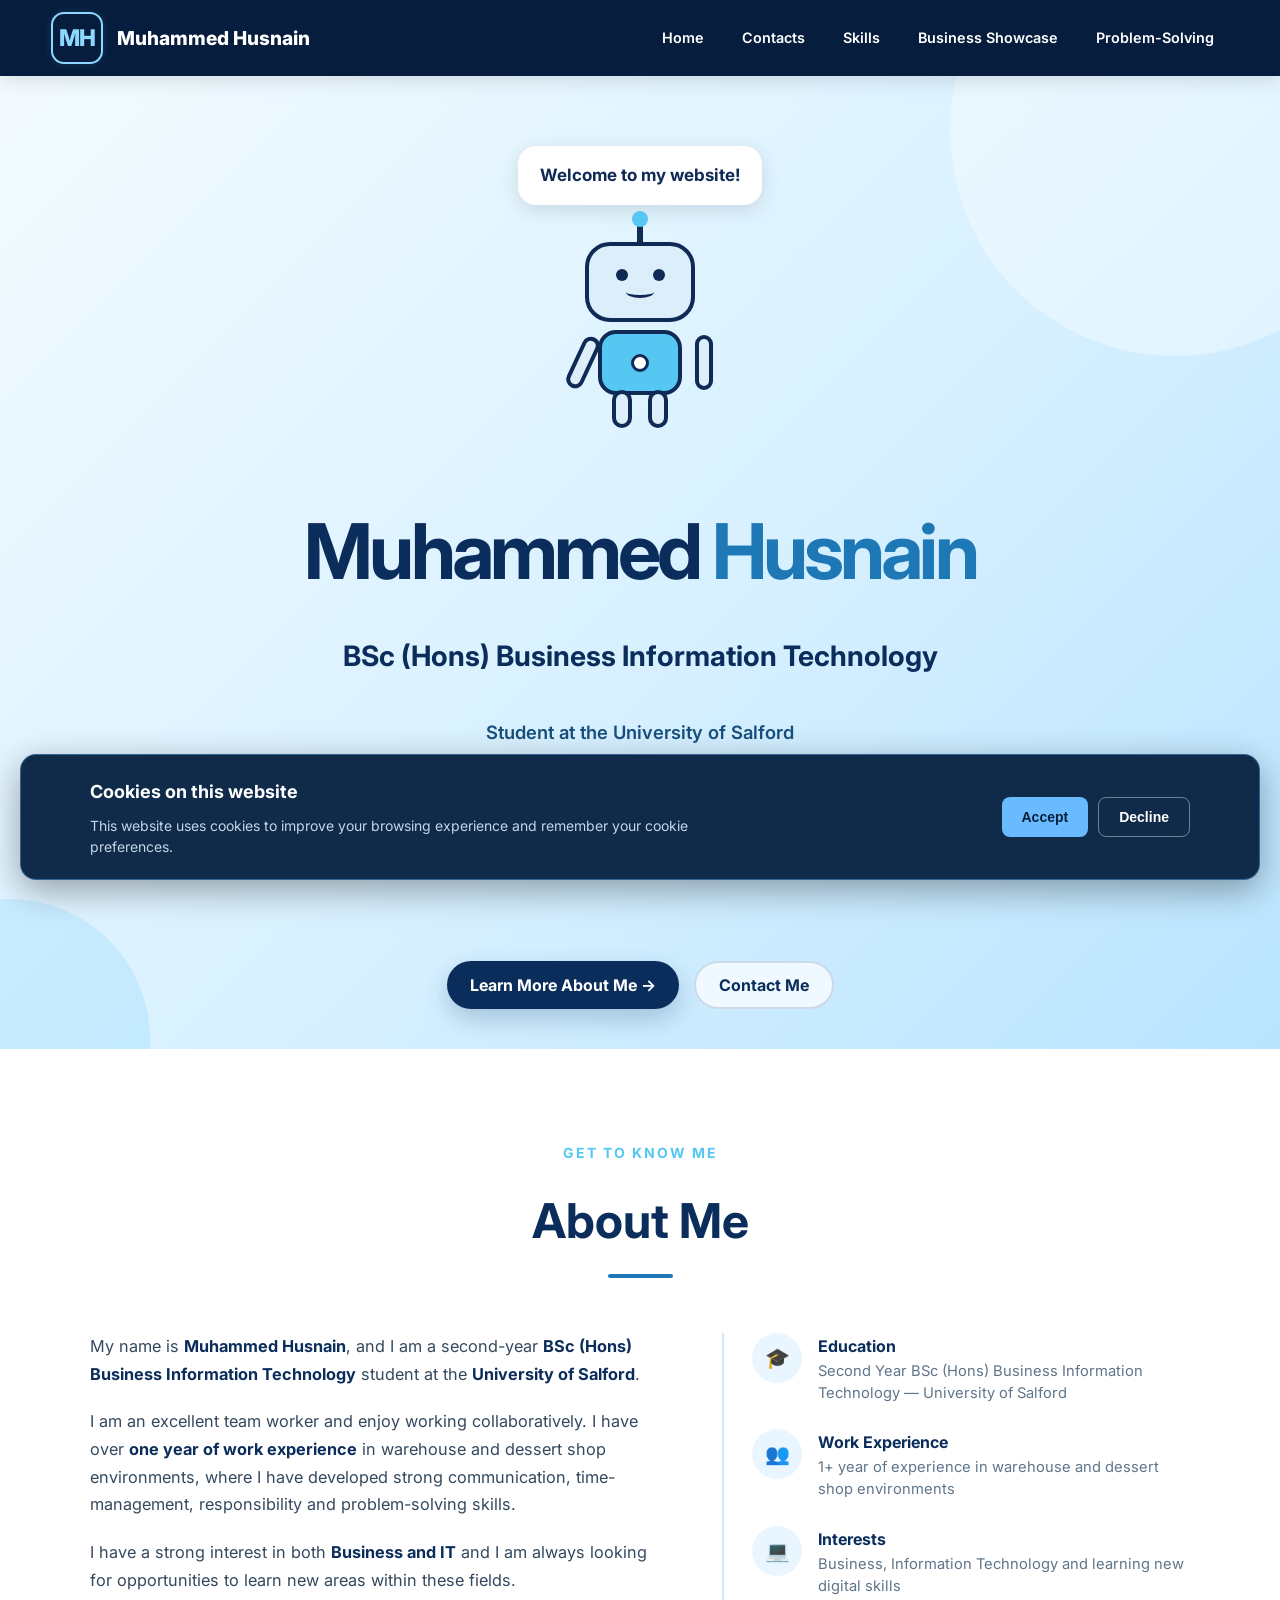
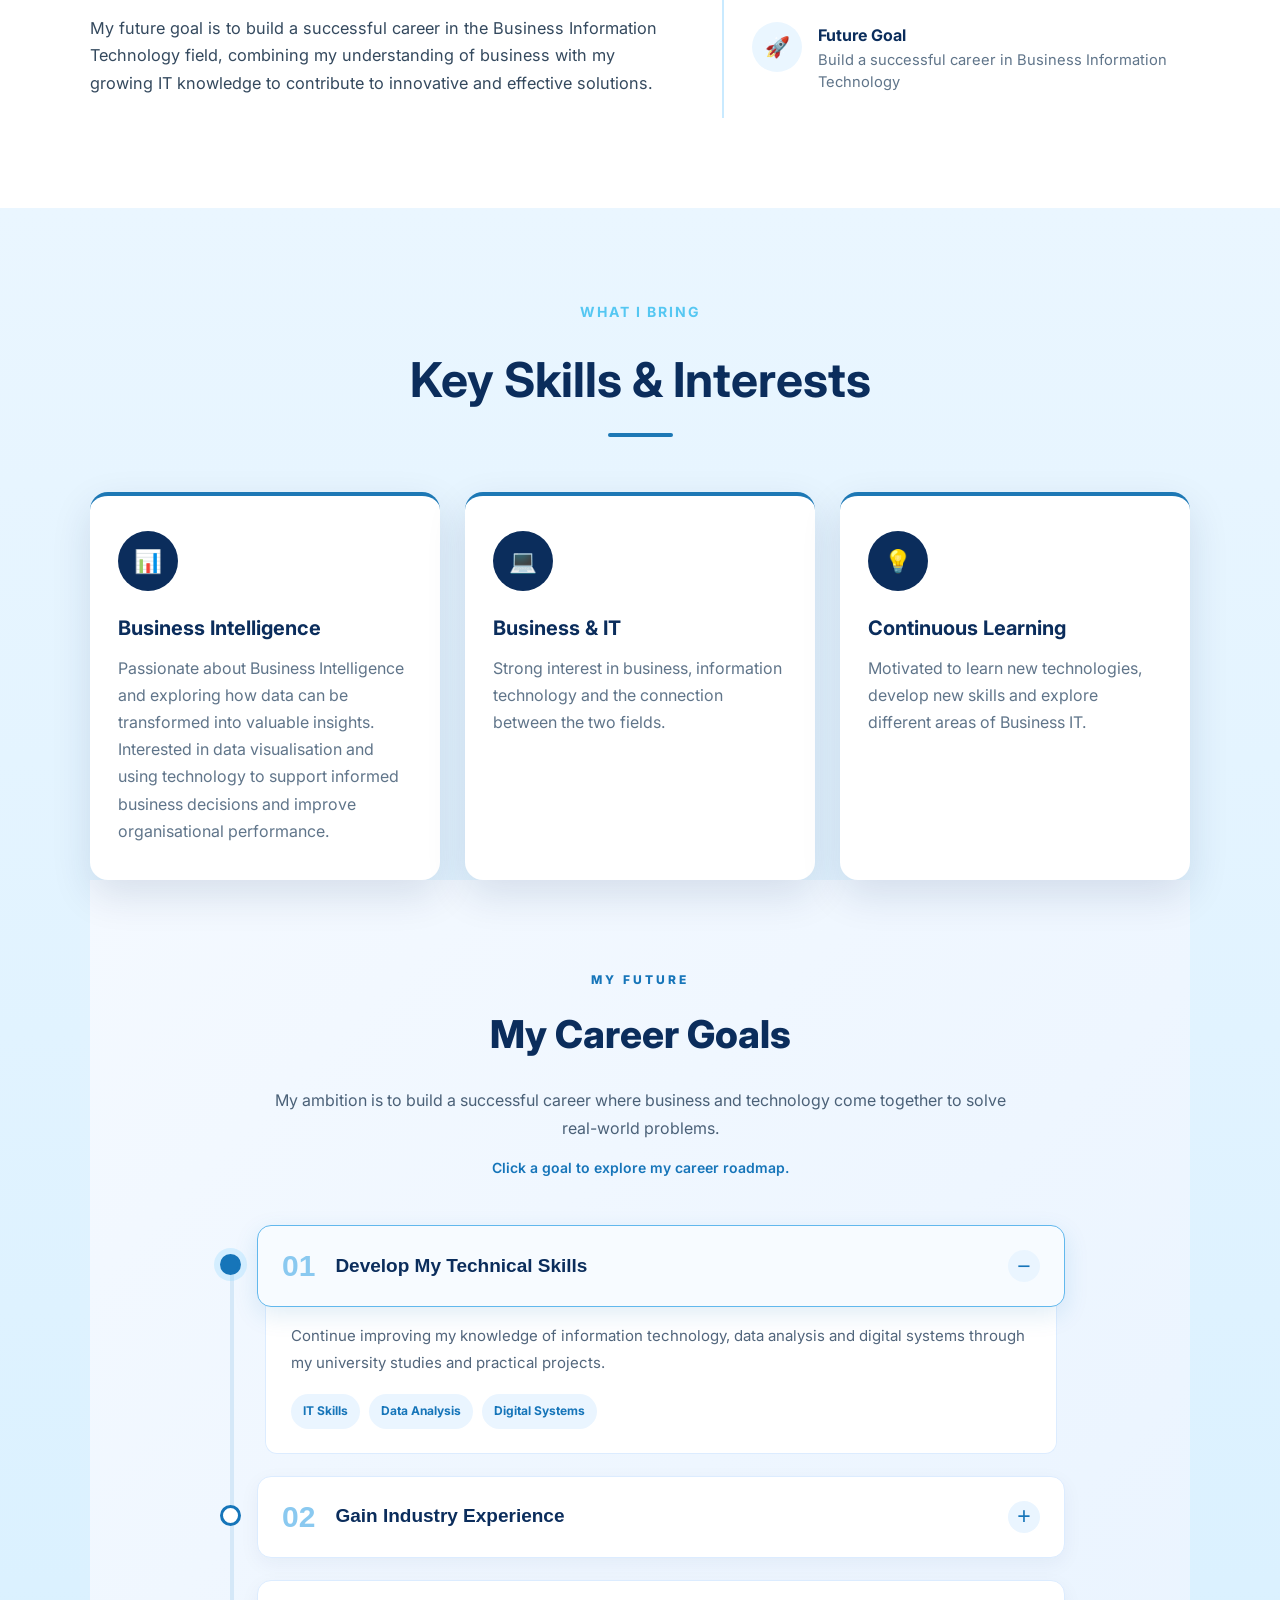
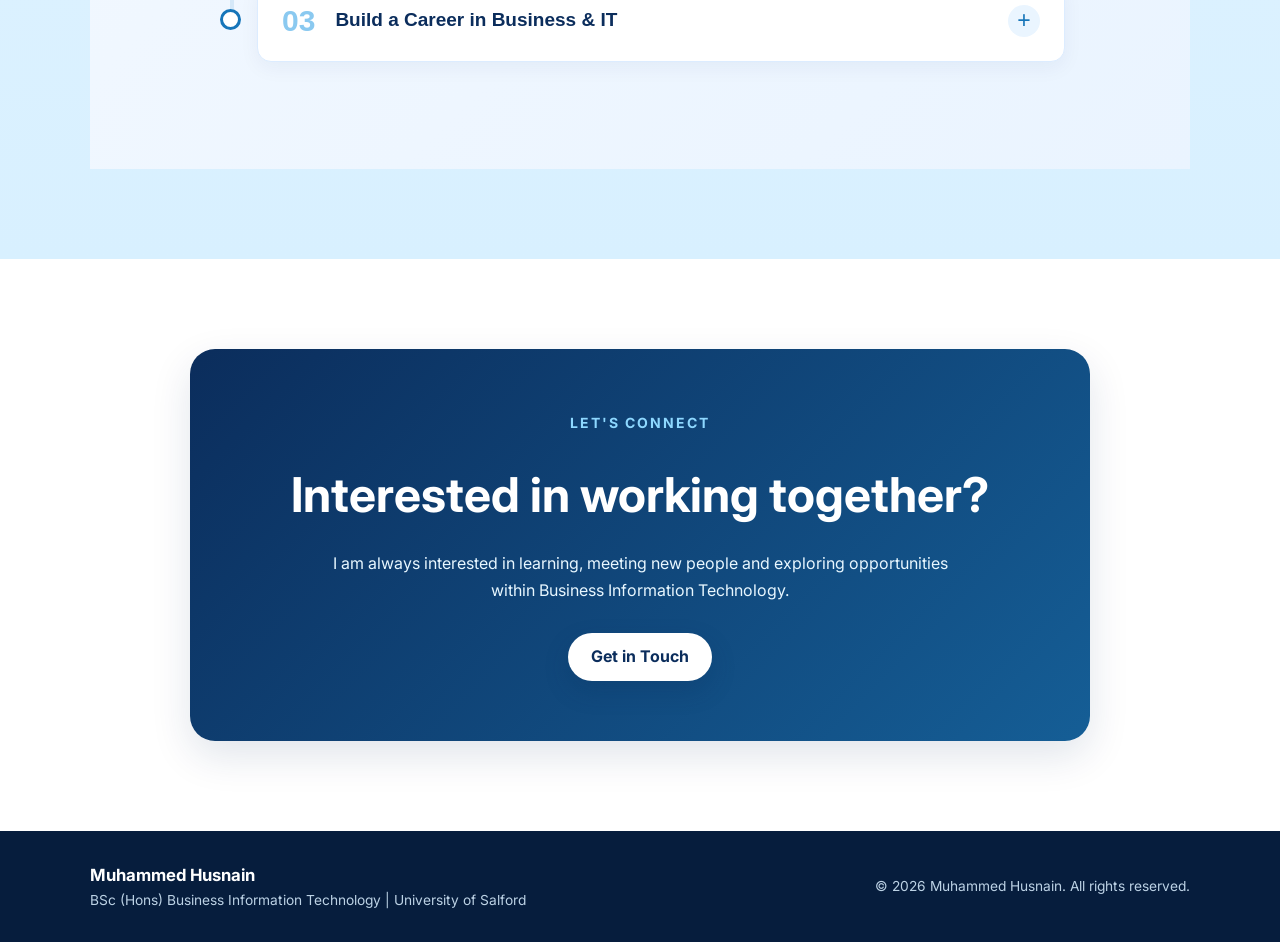
<file: home.html>
<!DOCTYPE html>
<html lang="en">
<head>
    <meta charset="UTF-8">
    <meta name="viewport" content="width=device-width, initial-scale=1.0">

    <title>Muhammed Husnain | Portfolio</title>

    <link rel="preconnect" href="https://fonts.googleapis.com">
    <link rel="preconnect" href="https://fonts.gstatic.com" crossorigin>
    <link href="https://fonts.googleapis.com/css2?family=Inter:wght@400;500;600;700;800&display=swap" rel="stylesheet">

    <link rel="stylesheet" href="style.css">
</head>

<body>

    <!-- Cookie Consent Popup -->
<div id="cookie-banner" class="cookie-banner" role="dialog" aria-label="Cookie consent">
    <div class="cookie-content">
        <div>
            <h2>Cookies on this website</h2>
            <p>
                This website uses cookies to improve your browsing experience
                and remember your cookie preferences.
            </p>
        </div>

        <div class="cookie-buttons">
            <button id="accept-cookies" class="cookie-btn accept-btn">
                Accept
            </button>

            <button id="decline-cookies" class="cookie-btn decline-btn">
                Decline
            </button>
        </div>
    </div>
</div>

<!-- NAVIGATION BAR -->

<header class="site-header" id="home">

    <nav class="navbar">

        <a class="brand" href="index.html">
            <span class="mh-logo">MH</span>
            <span>Muhammed Husnain</span>
        </a>

        <ul class="nav-links">

            <li>
                <a class="active" href="index.html">Home</a>
            </li>

            <li>
                <a href="contacts.html">Contacts</a>
            </li>

            <li>
                <a href="skills.html">Skills</a>
            </li>

            <li>
                <a href="business-showcase.html">Business Showcase</a>
            </li>

            <li>
                <a href="problem-solving.html">Problem-Solving</a>
            </li>

        </ul>

    </nav>

</header>



<main>

    <!-- HOME / HERO SECTION -->

    <section class="hero">

        <div class="hero-content reveal hero-intro-animated"></div>

<!-- Welcome Robot -->
<div class="welcome-robot">

    <div class="speech-bubble">
        Welcome to my website!
        
    </div>

    <div class="robot">
        <!-- Robot antenna -->
        <div class="antenna">
            <span></span>
        </div>

        <!-- Robot head -->
        <div class="robot-head">
            <div class="robot-eyes">
                <span></span>
                <span></span>
            </div>
            <div class="robot-mouth"></div>
        </div>

        <!-- Robot body -->
        <div class="robot-body">
            <div class="robot-light"></div>
        </div>

        <!-- Robot arms -->
        <div class="robot-arm left-arm"></div>
        <div class="robot-arm right-arm"></div>

        <!-- Robot legs -->
        <div class="robot-leg left-leg"></div>
        <div class="robot-leg right-leg"></div>
    </div>

</div>
            <h1>Muhammed <span>Husnain</span></h1>

            <h2>BSc (Hons) Business Information Technology</h2>

            <p class="university">
                Student at the University of Salford
            </p>

            <p class="intro">
                I am a second-year BSc (Hons) Business Information
                Technology student at the University of Salford
                with a strong interest in both business and IT.
                I am passionate about learning new skills and
                exploring how technology can support and
                improve businesses.
            </p>

            <div class="hero-actions">

                <a href="#about" class="btn btn-primary">
                    Learn More About Me →
                </a>

                <a href="#contact" class="btn btn-secondary">
                    Contact Me
                </a>

            </div>

        </div>


        

        </div>

    </section>


    <!-- ABOUT ME SECTION -->

    <section class="about section" id="about">

        <div class="section-heading reveal">

            <p class="section-label">GET TO KNOW ME</p>

            <h2>About Me</h2>

            <div class="section-line"></div>

        </div>


        <div class="about-grid">

            <div class="about-text reveal">

                <p>
                    My name is <strong>Muhammed Husnain</strong>,
                    and I am a second-year
                    <strong>BSc (Hons) Business Information Technology</strong>
                    student at the
                    <strong>University of Salford</strong>.
                </p>

                <p>
                    I am an excellent team worker and enjoy working
                    collaboratively. I have over
                    <strong>one year of work experience</strong>
                    in warehouse and dessert shop environments,
                    where I have developed strong communication,
                    time-management, responsibility and
                    problem-solving skills.
                </p>

                <p>
                    I have a strong interest in both
                    <strong>Business and IT</strong>
                    and I am always looking for opportunities
                    to learn new areas within these fields.
                </p>

                <p>
                    My future goal is to build a successful career
                    in the Business Information Technology field,
                    combining my understanding of business with
                    my growing IT knowledge to contribute to
                    innovative and effective solutions.
                </p>

            </div>


            <div class="info-list reveal">

                <div class="info-item">

                    <div class="info-icon">🎓</div>

                    <div>
                        <h3>Education</h3>
                        <p>
                            Second Year BSc (Hons) Business
                            Information Technology —
                            University of Salford
                        </p>
                    </div>

                </div>


                <div class="info-item">

                    <div class="info-icon">👥</div>

                    <div>
                        <h3>Work Experience</h3>
                        <p>
                            1+ year of experience in warehouse
                            and dessert shop environments
                        </p>
                    </div>

                </div>


                <div class="info-item">

                    <div class="info-icon">💻</div>

                    <div>
                        <h3>Interests</h3>
                        <p>
                            Business, Information Technology
                            and learning new digital skills
                        </p>
                    </div>

                </div>


                <div class="info-item">

                    <div class="info-icon">🚀</div>

                    <div>
                        <h3>Future Goal</h3>
                        <p>
                            Build a successful career in
                            Business Information Technology
                        </p>
                    </div>

                </div>

            </div>

        </div>

    </section>


    <!-- SKILLS SECTION -->

    <section class="skills section" id="skills">

        <div class="section-heading reveal">

            <p class="section-label">WHAT I BRING</p>

            <h2>Key Skills & Interests</h2>

            <div class="section-line"></div>

        </div>


        <div class="skills-grid">

            <article class="skill-card reveal">

                <div class="card-icon">📊</div>

               <h3>Business Intelligence</h3>

    <p>
        Passionate about Business Intelligence and exploring
        how data can be transformed into valuable insights.
        Interested in data visualisation and using technology
        to support informed business decisions
        and improve organisational performance.
    </p>

            </article>


            <article class="skill-card reveal">

                <div class="card-icon">💻</div>

                <h3>Business & IT</h3>

                <p>
                    Strong interest in business, information
                    technology and the connection between
                    the two fields.
                </p>

            </article>


            <article class="skill-card reveal">

                <div class="card-icon">💡</div>

                <h3>Continuous Learning</h3>

                <p>
                    Motivated to learn new technologies,
                    develop new skills and explore different
                    areas of Business IT.
                </p>

            </article>

        </div>

        <!-- INTERACTIVE CAREER GOALS -->
<section class="career-goals-section" id="career-goals">

    <div class="career-goals-header">
        <span class="career-goals-label">MY FUTURE</span>
        <h2>My Career Goals</h2>
        <p>
            My ambition is to build a successful career where
            business and technology come together to solve
            real-world problems.
        </p>
        <p class="career-goals-hint">
            Click a goal to explore my career roadmap.
        </p>
    </div>

    <div class="career-roadmap">

        <div class="career-roadmap-line">
            <div class="career-roadmap-progress"></div>
        </div>

        <!-- GOAL 1 -->
        <div class="career-goal-item">
            <button class="career-goal-card career-goal-active"
                    type="button"
                    aria-expanded="true">

                <span class="career-goal-number">01</span>

                <span class="career-goal-card-title">
                    Develop My Technical Skills
                </span>

                <span class="career-goal-toggle">−</span>
            </button>

            <div class="career-goal-details">
                <p>
                    Continue improving my knowledge of information
                    technology, data analysis and digital systems
                    through my university studies and practical projects.
                </p>

                <div class="career-goal-tags">
                    <span>IT Skills</span>
                    <span>Data Analysis</span>
                    <span>Digital Systems</span>
                </div>
            </div>
        </div>

        <!-- GOAL 2 -->
        <div class="career-goal-item">
            <button class="career-goal-card"
                    type="button"
                    aria-expanded="false">

                <span class="career-goal-number">02</span>

                <span class="career-goal-card-title">
                    Gain Industry Experience
                </span>

                <span class="career-goal-toggle">+</span>
            </button>

            <div class="career-goal-details" hidden>
                <p>
                    Secure internships and graduate opportunities
                    that allow me to apply my skills in a professional
                    business and technology environment.
                </p>

                <div class="career-goal-tags">
                    <span>Internships</span>
                    <span>Professional Experience</span>
                    <span>Teamwork</span>
                </div>
            </div>
        </div>

        <!-- GOAL 3 -->
        <div class="career-goal-item">
            <button class="career-goal-card"
                    type="button"
                    aria-expanded="false">

                <span class="career-goal-number">03</span>

                <span class="career-goal-card-title">
                    Build a Career in Business &amp; IT
                </span>

                <span class="career-goal-toggle">+</span>
            </button>

            <div class="career-goal-details" hidden>
                <p>
                    Work towards a career in business analysis,
                    technology consulting or digital transformation,
                    helping organisations improve their processes
                    through innovative technology.
                </p>

                <div class="career-goal-tags">
                    <span>Business Analysis</span>
                    <span>Technology Consulting</span>
                    <span>Digital Transformation</span>
                </div>
            </div>
        </div>

    </div>

</section>

    </section>


    <!-- CONTACT SECTION -->

    <section class="contact section" id="contact">

        <div class="contact-box reveal">

            <p class="section-label">LET'S CONNECT</p>

            <h2>Interested in working together?</h2>

            <p>
                I am always interested in learning, meeting
                new people and exploring opportunities within
                Business Information Technology.
            </p>

            <a href="contacts.html" class="btn btn-primary">Get in Touch</a>

        </div>

    </section>




</main>


<!-- FOOTER -->

<footer class="footer">

    <div>

        <h3>Muhammed Husnain</h3>

        <p>
            BSc (Hons) Business Information Technology |
            University of Salford
        </p>

    </div>

    <p class="copyright">
        &copy; <span id="year"></span>
        Muhammed Husnain. All rights reserved.
    </p>

</footer>


<script src="script.js"></script>

</body>
</html>
</file>
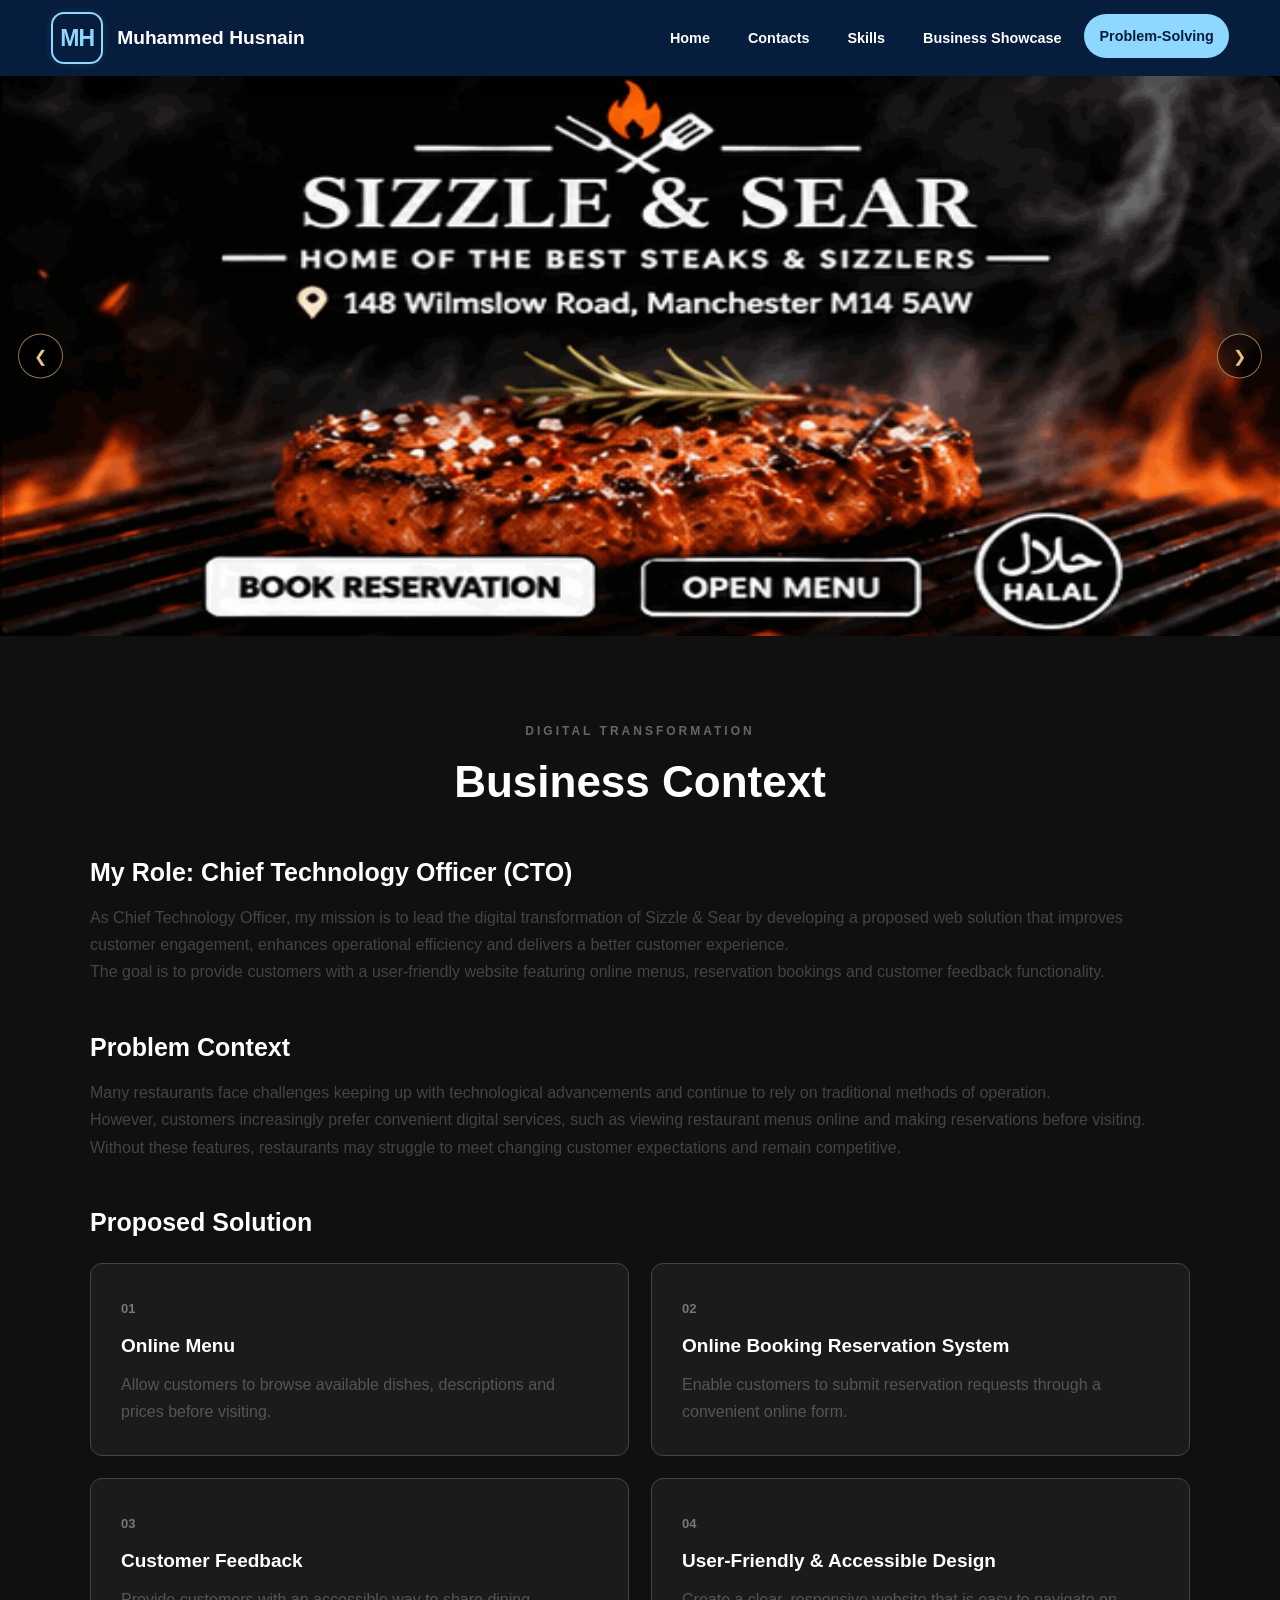
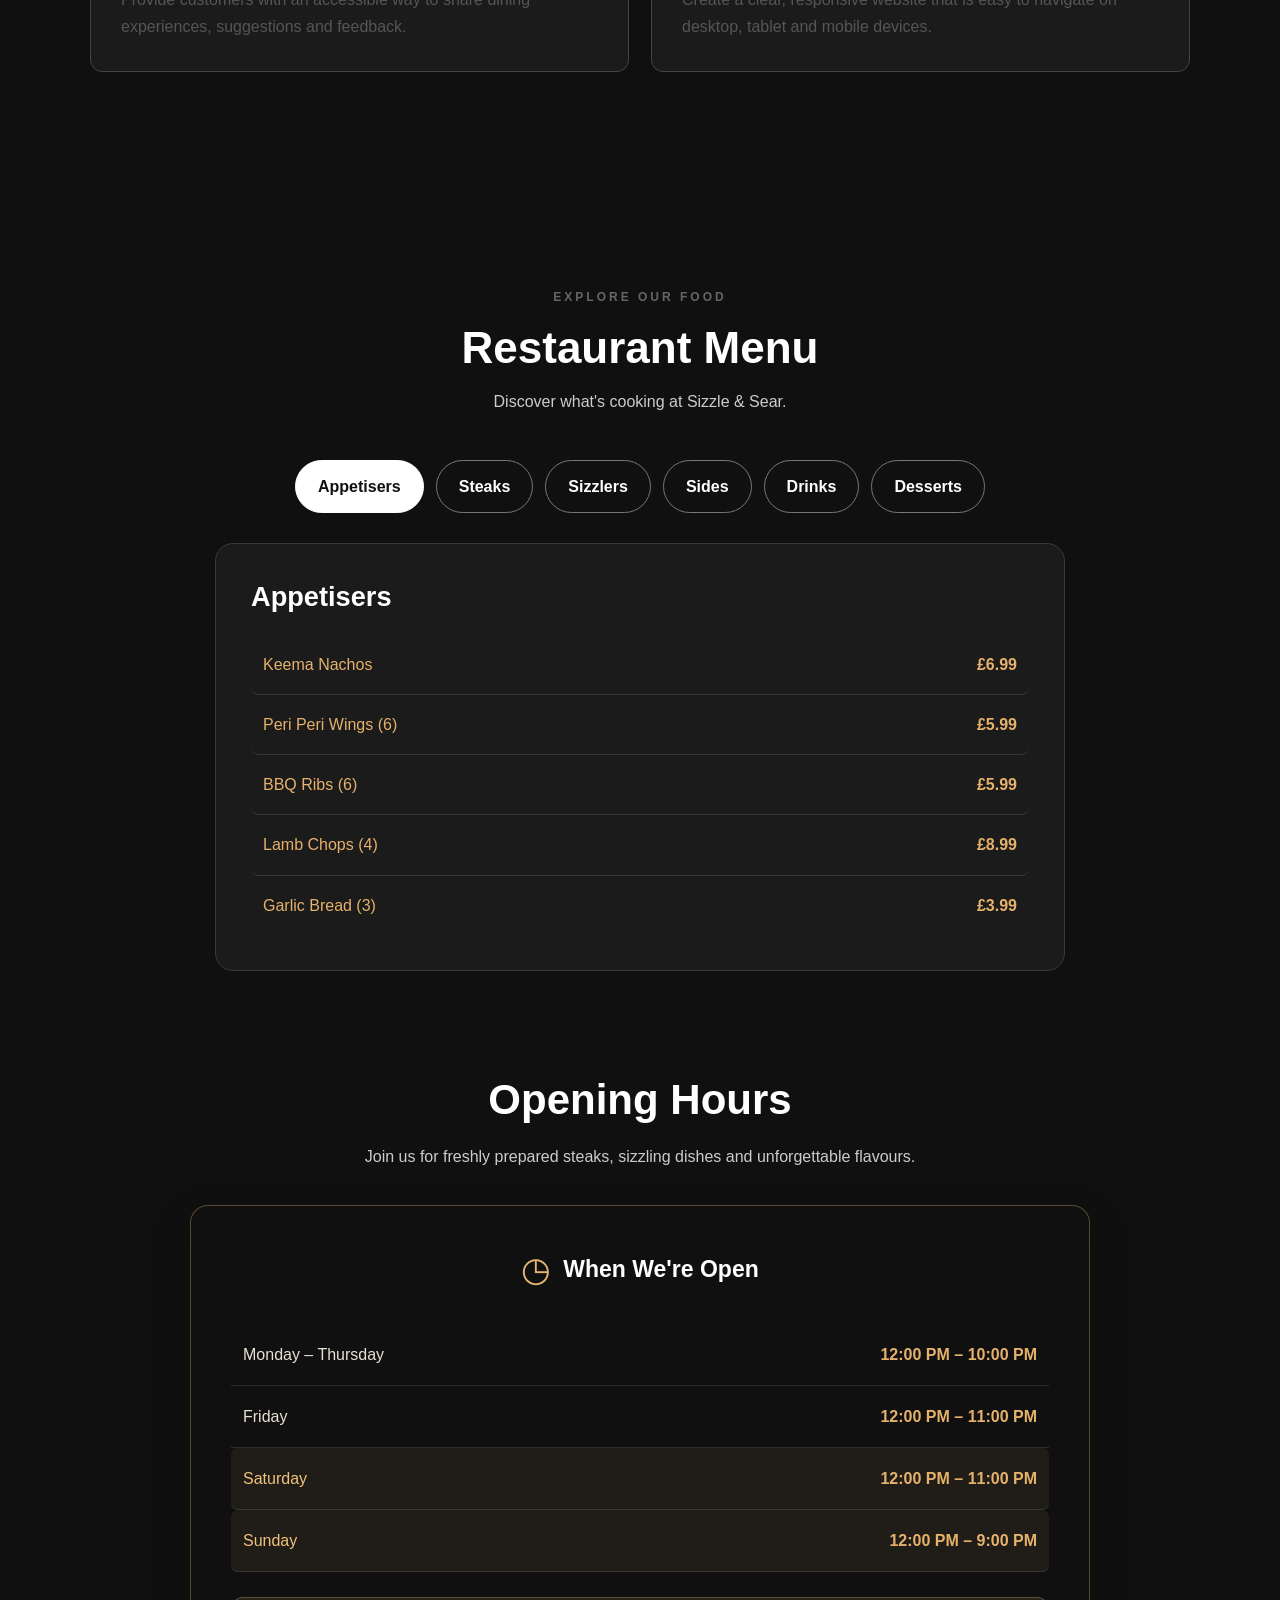
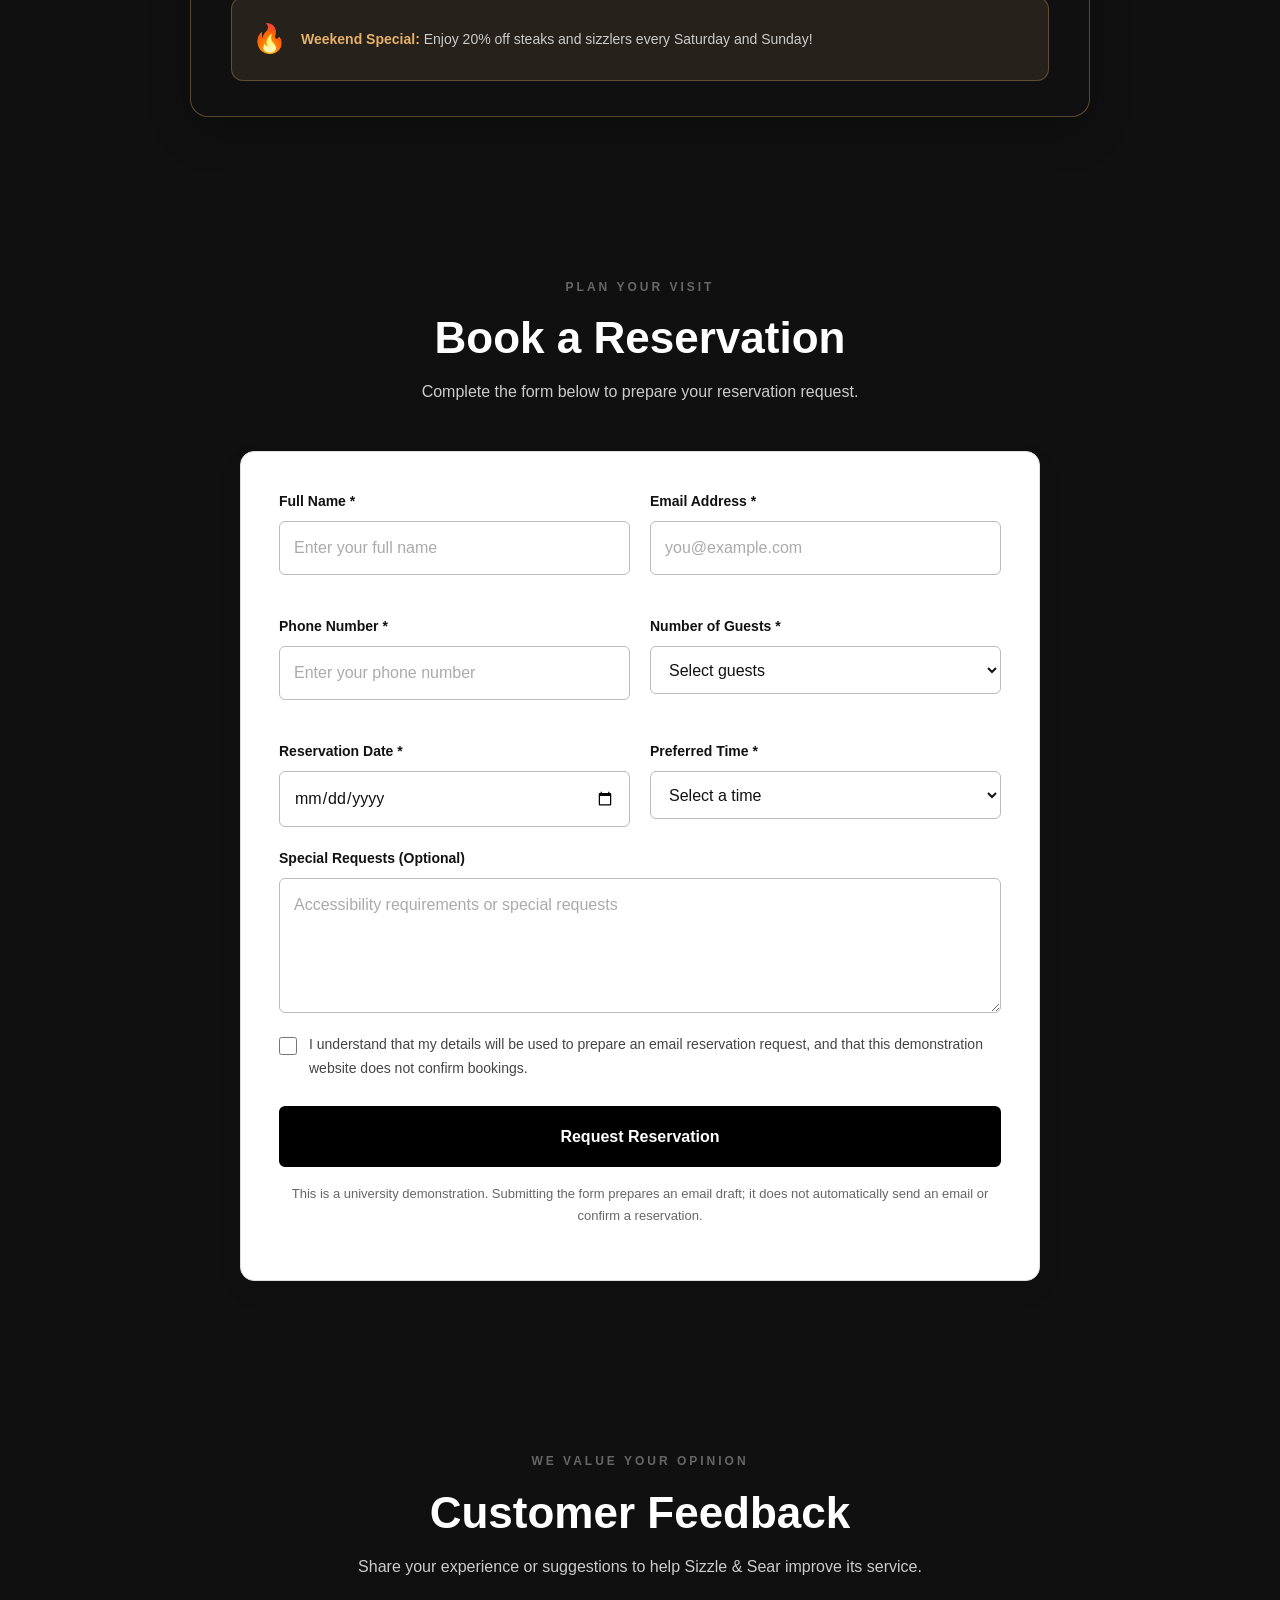
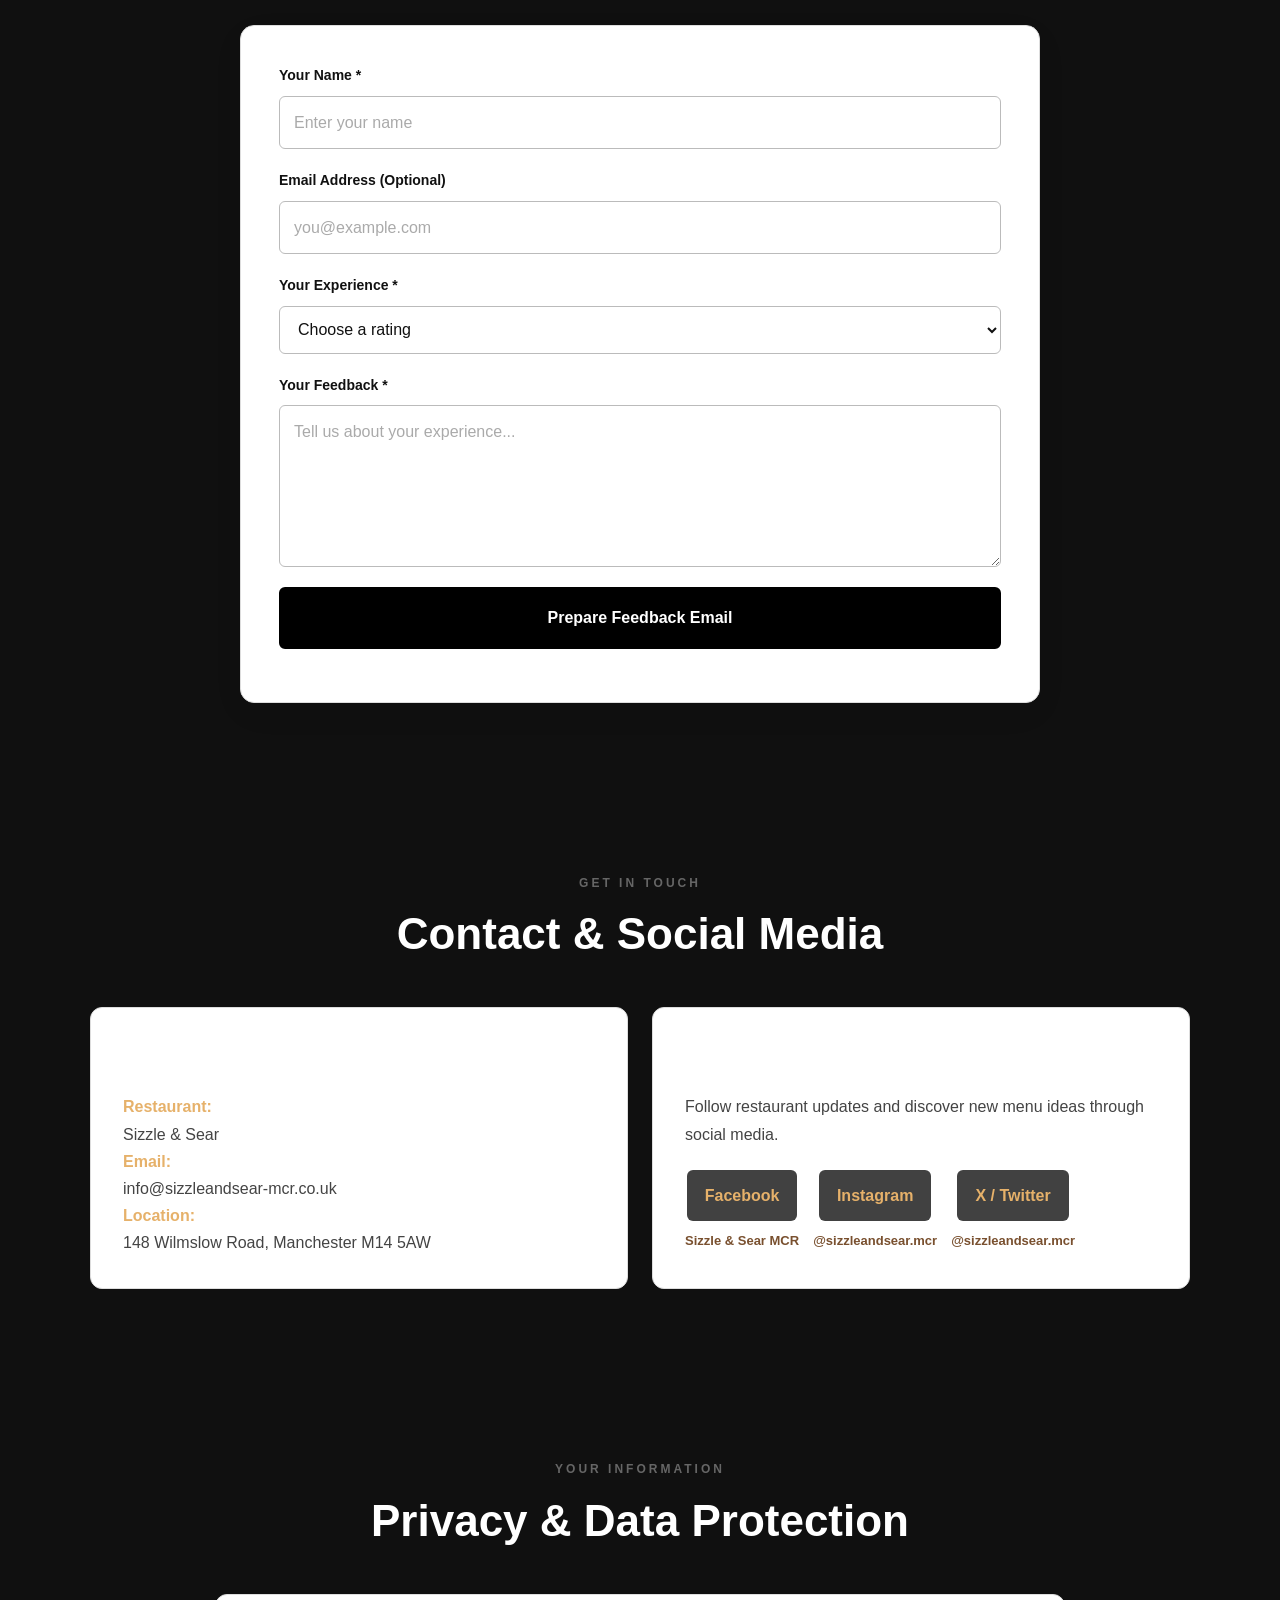
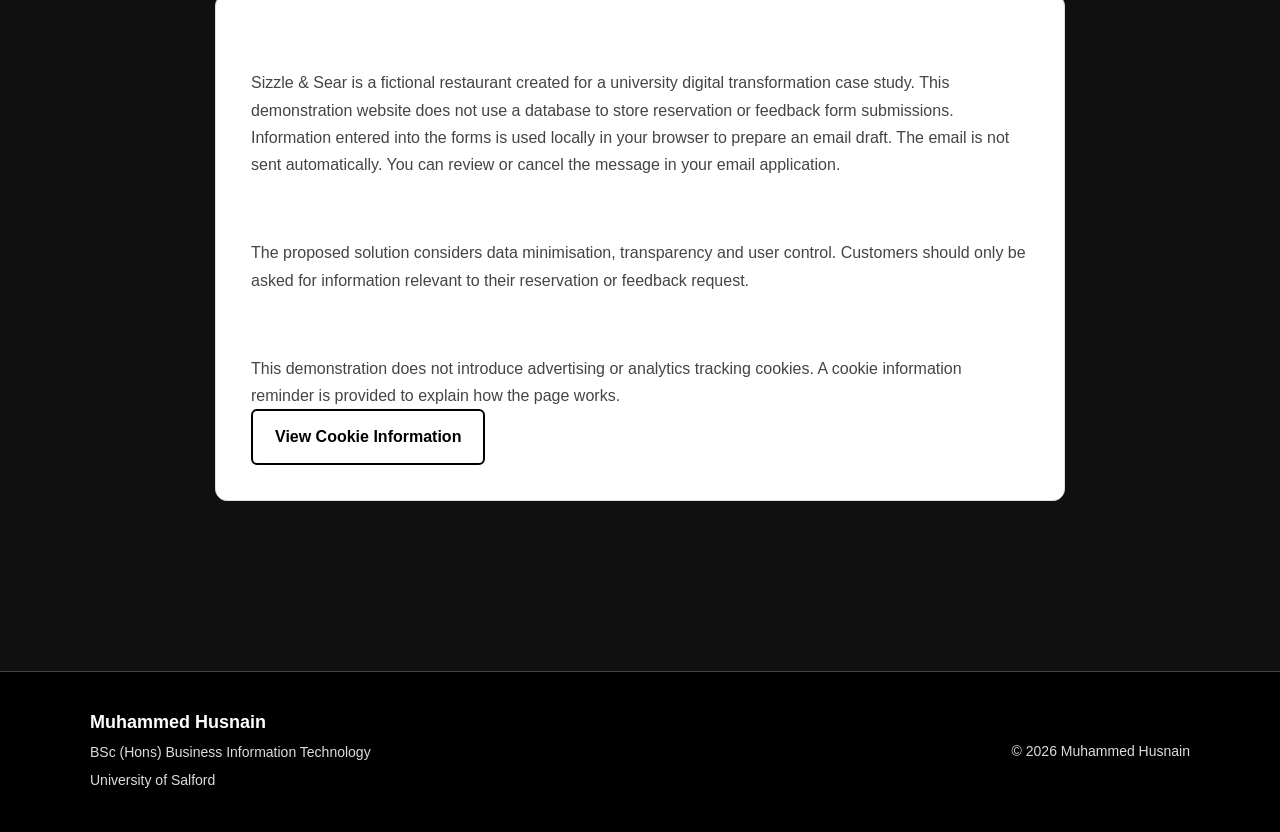
<file: problem-solving.html>
<!DOCTYPE html>
<html lang="en">
<head>
  <meta charset="UTF-8">
  <meta name="viewport" content="width=device-width, initial-scale=1.0">
  <title>Sizzle & Sear | Problem Solving</title>
  <link rel="stylesheet" href="style.css">
  <script src="script.js" defer></script>
</head>

<body class="problem-page">

  <!-- PORTFOLIO NAVIGATION -->
<header class="site-header" id="home">

    <nav class="navbar">

        <a class="brand" href="index.html">
            <span class="mh-logo">MH</span>
            <span>Muhammed Husnain</span>
        </a>

        <ul class="nav-links">

            <li>
                <a class="active" href="index.html">Home</a>
            </li>

            <li>
                <a href="contacts.html">Contacts</a>
            </li>

            <li>
                <a href="skills.html">Skills</a>
            </li>

            <li>
                <a href="business-showcase.html">Business Showcase</a>
            </li>

            <li>
                <a href="problem-solving.html">Problem-Solving</a>
            </li>

        </ul>

    </nav>

</header>

  <main>

   
<!-- SIZZLE & SEAR ANIMATED HERO -->
<section class="restaurant-hero"
         aria-label="Sizzle and Sear restaurant">

  <!-- Sizzle & Sear Two-Slide Carousel -->
<div class="ss-carousel">

    <!-- SLIDE 1: Original Animated GIF -->
    <div class="ss-slide ss-slide-active">
        <img
            src="Animated Sizzle & Sear Steakhouse Banner.gif"
            alt="Sizzle & Sear Restaurant Animation"
            class="ss-carousel-image"
        >
    </div>

    <!-- SLIDE 2: Weekend Promotion -->
    <div class="ss-slide ss-promo-slide">

        <div class="ss-promo-glow"></div>
        <div class="ss-promo-glow ss-promo-glow-two"></div>

        <div class="ss-promo-content">

       
            <p class="ss-promo-eyebrow">THE WEEKEND SPECIAL</p>

            <h2 class="ss-promo-discount">20% OFF</h2>

            <h3 class="ss-promo-heading">
                STEAKS <span>&</span> SIZZLERS
            </h3>

            <p class="ss-promo-description">
                Make your weekends extra delicious.
            </p>

            <div class="ss-promo-weekend">
                EVERY SATURDAY & SUNDAY
            </div>

        </div>
    </div>

    <!-- Navigation Arrows -->
    <button
        class="ss-carousel-arrow ss-carousel-prev"
        type="button"
        aria-label="Previous slide"
    >
        &#10094;
    </button>

    <button
        class="ss-carousel-arrow ss-carousel-next"
        type="button"
        aria-label="Next slide"
    >
        &#10095;
    </button>

</div>
   


  <!-- Clickable links over the buttons in the animation -->
  <a href="#reservation"
     class="restaurant-hero-hotspot restaurant-booking-hotspot"
     aria-label="Book Reservation"></a>

  <a href="#menu"
     class="restaurant-hero-hotspot restaurant-menu-hotspot"
     aria-label="Open Menu"></a>

</section>


    <!-- BUSINESS CONTEXT -->
    <section id="business-context" class="restaurant-section">
      <div class="restaurant-container">

        <div class="restaurant-section-heading">
          <span class="restaurant-eyebrow">DIGITAL TRANSFORMATION</span>
          <h2>Business Context</h2>
        </div>

        <div class="restaurant-intro">
          <h3>My Role: Chief Technology Officer (CTO)</h3>

          <p>
            As Chief Technology Officer, my mission is to lead the
            digital transformation of Sizzle &amp; Sear by developing
            a proposed web solution that improves customer engagement,
            enhances operational efficiency and delivers a better
            customer experience.
          </p>

          <p>
            The goal is to provide customers with a user-friendly
            website featuring online menus, reservation bookings
            and customer feedback functionality.
          </p>
        </div>

        <div class="restaurant-context-block">
          <h3>Problem Context</h3>

          <p>
            Many restaurants face challenges keeping up with
            technological advancements and continue to rely on
            traditional methods of operation.
          </p>

          <p>
            However, customers increasingly prefer convenient
            digital services, such as viewing restaurant menus
            online and making reservations before visiting.
            Without these features, restaurants may struggle
            to meet changing customer expectations and
            remain competitive.
          </p>
        </div>

        <div class="restaurant-context-block">
          <h3>Proposed Solution</h3>

          <div class="restaurant-solutions">

            <article class="restaurant-solution-card">
              <span class="restaurant-card-number">01</span>
              <h4>Online Menu</h4>
              <p>
                Allow customers to browse available dishes,
                descriptions and prices before visiting.
              </p>
            </article>

            <article class="restaurant-solution-card">
              <span class="restaurant-card-number">02</span>
              <h4>Online Booking Reservation System</h4>
              <p>
                Enable customers to submit reservation requests
                through a convenient online form.
              </p>
            </article>

            <article class="restaurant-solution-card">
              <span class="restaurant-card-number">03</span>
              <h4>Customer Feedback</h4>
              <p>
                Provide customers with an accessible way to
                share dining experiences, suggestions and feedback.
              </p>
            </article>

            <article class="restaurant-solution-card">
              <span class="restaurant-card-number">04</span>
              <h4>User-Friendly &amp; Accessible Design</h4>
              <p>
                Create a clear, responsive website that is easy
                to navigate on desktop, tablet and mobile devices.
              </p>
            </article>

          </div>
        </div>

      </div>
    </section>

    <!-- RESTAURANT MENU -->
   
<!-- INTERACTIVE RESTAURANT MENU -->
<section id="menu" class="restaurant-section restaurant-menu-section">
  <div class="restaurant-container">

    <div class="restaurant-section-heading">
      <span class="restaurant-eyebrow">EXPLORE OUR FOOD</span>
      <h2>Restaurant Menu</h2>
      <p>Discover what's cooking at Sizzle &amp; Sear.</p>
    </div>

    <!-- CATEGORY BUTTONS -->
    <div class="restaurant-menu-tabs" role="group"
         aria-label="Choose a menu category">

      <button type="button" class="restaurant-menu-tab active"
              data-menu="appetisers" aria-pressed="true">
        Appetisers
      </button>

      <button type="button" class="restaurant-menu-tab"
              data-menu="steaks" aria-pressed="false">
        Steaks
      </button>

      <button type="button" class="restaurant-menu-tab"
              data-menu="sizzlers" aria-pressed="false">
        Sizzlers
      </button>

      <button type="button" class="restaurant-menu-tab"
              data-menu="sides" aria-pressed="false">
        Sides
      </button>

      <button type="button" class="restaurant-menu-tab"
              data-menu="drinks" aria-pressed="false">
        Drinks
      </button>

      <button type="button" class="restaurant-menu-tab"
              data-menu="desserts" aria-pressed="false">
        Desserts
      </button>
    </div>

    <!-- APPETISERS -->
    <div class="restaurant-menu-panel active"
         id="menu-appetisers">

      <h3>Appetisers</h3>

      <div class="restaurant-menu-item">
        <span>Keema Nachos</span><strong>£6.99</strong>
      </div>
      <div class="restaurant-menu-item">
        <span>Peri Peri Wings (6)</span><strong>£5.99</strong>
      </div>
       <div class="restaurant-menu-item">
        <span>BBQ Ribs (6)</span><strong>£5.99</strong>
      </div>
      <div class="restaurant-menu-item">
        <span>Lamb Chops (4)</span><strong>£8.99</strong>
      </div>
      <div class="restaurant-menu-item">
        <span>Garlic Bread (3)</span><strong>£3.99</strong>
      </div>
    </div>

    <!-- STEAKS -->
    <div class="restaurant-menu-panel" id="menu-steaks" hidden>
      <h3>Steaks</h3>
      <p class="restaurant-menu-note">
        All steaks are served with a choice of gravy or peppercorn sauce, vegetables and any 3 sides.
      </p>

      <div class="restaurant-menu-item">
        <span>Chicken Steak</span><strong>£17.99</strong>
      </div>
      <div class="restaurant-menu-item">
        <span>Lamb Steak</span><strong>£19.99</strong>
      </div>
      <div class="restaurant-menu-item">
        <span>T-Bone Steak</span><strong>£21.99</strong>
      </div>
      <div class="restaurant-menu-item">
        <span>Sirloin Steak</span><strong>£23.99</strong>
      </div>
      <div class="restaurant-menu-item">
        <span>Ribeye Steak</span><strong>£26.99</strong>
      </div>

<div class="restaurant-steak-guide">
    <h4>How Would You Like Your Steak Cooked?</h4>

    <p>
        Explore the different steak cooking levels,
        from Rare to Well Done.
    </p>

    <img
        src="steak cooking guide.jpg.jpg"
        alt="Sizzle and Sear steak cooking guide showing Rare,
             Medium-Rare, Medium, Medium-Well and Well Done"
        class="restaurant-steak-guide-image"
        loading="lazy"
    >
</div>


    </div>

    <!-- SIZZLERS -->
    <div class="restaurant-menu-panel" id="menu-sizzlers" hidden>
      <h3>Sizzlers</h3>
      <p class="restaurant-menu-note">
        All sizzlers are served with a choice of gravy or peppercorn sauce, vegetables and any 3 sides.
      </p>

      <div class="restaurant-menu-item">
        <span>Peri Peri Chicken</span><strong>£17.99</strong>
      </div>
      <div class="restaurant-menu-item">
        <span>Chicken Tikka</span><strong>£17.99</strong>
      </div>
      <div class="restaurant-menu-item">
        <span>Stir Fry Beef</span><strong>£19.99</strong>
      </div>
      <div class="restaurant-menu-item">
        <span>Manchurian Chicken</span><strong>£18.99</strong>
      </div>
      <div class="restaurant-menu-item">
        <span>Szechuan Chicken</span><strong>£18.99</strong>
      </div>
      <div class="restaurant-menu-item">
        <span>Chef's Special Chicken</span><strong>£19.99</strong>
      </div>
    </div>

    <!-- SIDES -->
    <div class="restaurant-menu-panel" id="menu-sides" hidden>
      <h3>Sides</h3>
      <p class="restaurant-menu-note">
        Choose any 3 sides with your steak or sizzler.
      </p>

      <div class="restaurant-menu-item"><span>Skin on Fries</span></div>
      <div class="restaurant-menu-item"><span>Steak Chips</span></div>
      <div class="restaurant-menu-item"><span>Creamy Mash</span></div>
      <div class="restaurant-menu-item"><span>Spicy Rice</span></div>
      <div class="restaurant-menu-item"><span>Tomato Pasta</span></div>
      <div class="restaurant-menu-item"><span>Stir Fry Noodles</span></div>
    </div>

    <!-- DRINKS -->
    <div class="restaurant-menu-panel" id="menu-drinks" hidden>
      <h3>Drinks</h3>
      <p class="restaurant-menu-note">Served in 375ml bottles.</p>

      <div class="restaurant-menu-item">
        <span>Irn Bru</span><strong>£5.99</strong>
      </div>
      <div class="restaurant-menu-item">
        <span>Pepsi (Regular and Diet)</span><strong>£5.99</strong>
      </div>
      <div class="restaurant-menu-item">
        <span>Sprite</span><strong>£5.99</strong>
      </div>
      <div class="restaurant-menu-item">
        <span>Tango</span><strong>£5.99</strong>
      </div>
      <div class="restaurant-menu-item">
        <span>J2O</span><strong>£4.99</strong>
      </div>
    </div>

    <!-- DESSERTS -->
    <div class="restaurant-menu-panel" id="menu-desserts" hidden>
      <h3>Desserts</h3>
      <p class="restaurant-menu-note">
        Finish your meal with something sweet.
      </p>

      <div class="restaurant-menu-item">
        <span>Chocolate Fudge Cake</span><strong>£6.49</strong>
      </div>
      <div class="restaurant-menu-item">
        <span>Lotus Biscoff Cheesecake</span><strong>£6.99</strong>
      </div>
      <div class="restaurant-menu-item">
        <span>Sticky Toffee Pudding</span><strong>£6.49</strong>
      </div>
      <div class="restaurant-menu-item">
        <span>Warm Chocolate Brownie</span><strong>£6.99</strong>
      </div>
      <div class="restaurant-menu-item">
        <span>Vanilla Ice Cream</span><strong>£4.49</strong>
      </div>
    </div>

    

  </div>

<!-- SIZZLE & SEAR OPENING HOURS -->
<section class="ss-hours-section" id="opening-hours">

    <div class="ss-hours-container">

        <div class="ss-hours-header">
            <span class="ss-hours-label"></span>

            <h2>Opening Hours</h2>

            <p>
                Join us for freshly prepared steaks,
                sizzling dishes and unforgettable flavours.
            </p>
        </div>

        <div class="ss-hours-card">

            <div class="ss-hours-card-heading">
                <span class="ss-hours-clock">◷</span>
                <h3>When We're Open</h3>
            </div>

            <div class="ss-hours-row">
                <span>Monday – Thursday</span>
                <strong>12:00 PM – 10:00 PM</strong>
            </div>

            <div class="ss-hours-row">
                <span>Friday</span>
                <strong>12:00 PM – 11:00 PM</strong>
            </div>

            <div class="ss-hours-row ss-hours-weekend">
                <span>Saturday</span>
                <strong>12:00 PM – 11:00 PM</strong>
            </div>

            <div class="ss-hours-row ss-hours-weekend">
                <span>Sunday</span>
                <strong>12:00 PM – 9:00 PM</strong>
            </div>

            <div class="ss-hours-offer">
                <span>🔥</span>
                <p>
                    <strong>Weekend Special:</strong>
                    Enjoy 20% off steaks and sizzlers
                    every Saturday and Sunday!
                </p>
            </div>

    
          
  

       </div>
        

    </div>

</section>




    <!-- BOOKING FORM -->
    <section id="reservation" class="restaurant-section">
      <div class="restaurant-container restaurant-form-container">

        <div class="restaurant-section-heading">
          <span class="restaurant-eyebrow">PLAN YOUR VISIT</span>
          <h2>Book a Reservation</h2>
          <p>
            Complete the form below to prepare your
            reservation request.
          </p>
        </div>

        <form id="restaurant-booking-form" class="restaurant-form">

          <div class="restaurant-form-grid">

            <div class="restaurant-field">
              <label for="booking-name">Full Name *</label>
              <input
                type="text"
                id="booking-name"
                name="name"
                autocomplete="name"
                placeholder="Enter your full name"
                maxlength="100"
                required
              >
            </div>

            <div class="restaurant-field">
              <label for="booking-email">Email Address *</label>
              <input
                type="email"
                id="booking-email"
                name="email"
                autocomplete="email"
                placeholder="you@example.com"
                maxlength="150"
                required
              >
            </div>

            <div class="restaurant-field">
              <label for="booking-phone">Phone Number *</label>
              <input
                type="tel"
                id="booking-phone"
                name="phone"
                autocomplete="tel"
                placeholder="Enter your phone number"
                maxlength="30"
                required
              >
            </div>

            <div class="restaurant-field">
              <label for="booking-guests">Number of Guests *</label>
              <select id="booking-guests" name="guests" required>
                <option value="">Select guests</option>
                <option value="1">1 Guest</option>
                <option value="2">2 Guests</option>
                <option value="3">3 Guests</option>
                <option value="4">4 Guests</option>
                <option value="5">5 Guests</option>
                <option value="6">6 Guests</option>
                <option value="7">7 Guests</option>
                <option value="8">8 Guests</option>
                <option value="9">9 Guests</option>
                <option value="10">10 Guests</option>
                <option value="11">11 Guests</option>
                <option value="12">12 Guests</option>
              </select>
            </div>

            <div class="restaurant-field">
              <label for="booking-date">Reservation Date *</label>
              <input
                type="date"
                id="booking-date"
                name="date"
                required
              >
            </div>

            <div class="restaurant-field">
              <label for="booking-time">Preferred Time *</label>
              <select id="booking-time" name="time" required>
                <option value="">Select a time</option>
                <option value="12:00">12:00 PM</option>
                <option value="13:00">1:00 PM</option>
                <option value="14:00">2:00 PM</option>
                <option value="17:00">5:00 PM</option>
                <option value="18:00">6:00 PM</option>
                <option value="19:00">7:00 PM</option>
                <option value="20:00">8:00 PM</option>
                <option value="21:00">9:00 PM</option>
              </select>
            </div>

          </div>

          <div class="restaurant-field">
            <label for="booking-notes">Special Requests (Optional)</label>
            <textarea
              id="booking-notes"
              name="notes"
              rows="4"
              maxlength="500"
              placeholder="Accessibility requirements or special requests"
            ></textarea>
          </div>

          <label class="restaurant-consent">
            <input type="checkbox" id="booking-consent" required>
            <span>
              I understand that my details will be used to
              prepare an email reservation request, and that
              this demonstration website does not confirm bookings.
            </span>
          </label>

          <button type="submit" class="restaurant-submit-btn">
            Request Reservation
          </button>

          <p class="restaurant-form-disclaimer">
            This is a university demonstration. Submitting the form
            prepares an email draft; it does not automatically send
            an email or confirm a reservation.
          </p>

          <p id="booking-message" class="restaurant-form-message"
             role="status" aria-live="polite"></p>

        </form>
      </div>
    </section>

    <!-- CUSTOMER FEEDBACK -->
    <section id="feedback" class="restaurant-section restaurant-feedback-section">
      <div class="restaurant-container restaurant-form-container">

        <div class="restaurant-section-heading">
          <span class="restaurant-eyebrow">WE VALUE YOUR OPINION</span>
          <h2>Customer Feedback</h2>
          <p>
            Share your experience or suggestions to help
            Sizzle &amp; Sear improve its service.
          </p>
        </div>

        <form id="restaurant-feedback-form" class="restaurant-form">

          <div class="restaurant-field">
            <label for="feedback-name">Your Name *</label>
            <input
              type="text"
              id="feedback-name"
              maxlength="100"
              placeholder="Enter your name"
              required
            >
          </div>

          <div class="restaurant-field">
            <label for="feedback-email">Email Address (Optional)</label>
            <input
              type="email"
              id="feedback-email"
              maxlength="150"
              placeholder="you@example.com"
            >
          </div>

          <div class="restaurant-field">
            <label for="feedback-rating">Your Experience *</label>
            <select id="feedback-rating" required>
              <option value="">Choose a rating</option>
              <option value="Excellent">Excellent</option>
              <option value="Good">Good</option>
              <option value="Average">Average</option>
              <option value="Poor">Poor</option>
            </select>
          </div>

          <div class="restaurant-field">
            <label for="feedback-comments">Your Feedback *</label>
            <textarea
              id="feedback-comments"
              rows="5"
              maxlength="1000"
              placeholder="Tell us about your experience..."
              required
            ></textarea>
          </div>

          <button type="submit" class="restaurant-submit-btn">
            Prepare Feedback Email
          </button>

          <p id="feedback-message" class="restaurant-form-message"
             role="status" aria-live="polite"></p>

        </form>
      </div>
      
    </section>

    <!-- CONTACT AND SOCIAL MEDIA -->
    <section id="restaurant-contact" class="restaurant-section">
      <div class="restaurant-container">

        <div class="restaurant-section-heading">
          <span class="restaurant-eyebrow">GET IN TOUCH</span>
          <h2>Contact &amp; Social Media</h2>
        </div>

        <div class="restaurant-contact-grid">

          <div class="restaurant-contact-card">
            <h3>Contact Details</h3>

            <p>
              <strong>Restaurant:</strong><br>
              Sizzle &amp; Sear
            </p>

            <p>
              <strong>Email:</strong><br>
              info@sizzleandsear-mcr.co.uk
            </p>

            <p>
              <strong>Location:</strong><br>
              148 Wilmslow Road, Manchester M14 5AW 
            
          </div>

          <div class="restaurant-contact-card">
            <h3>Social Media</h3>

            <p>
              Follow restaurant updates and discover
              new menu ideas through social media.
            </p>

           <div class="restaurant-social-accounts">

    <div class="restaurant-social-account">
        <a href="https://www.facebook.com/"
           target="_blank"
           rel="noopener noreferrer">
            Facebook
        </a>
        <span>Sizzle & Sear MCR</span>
    </div>

    <div class="restaurant-social-account">
        <a href="https://www.instagram.com/"
           target="_blank"
           rel="noopener noreferrer">
            Instagram
        </a>
        <span>@sizzleandsear.mcr</span>
    </div>

    <div class="restaurant-social-account">
        <a href="https://x.com/"
           target="_blank"
           rel="noopener noreferrer">
            X / Twitter
        </a>
        <span>@sizzleandsear.mcr</span>
    </div>

</div>

          </div>

        </div>
      </div>
    </section>

    <!-- PRIVACY AND DATA PROTECTION -->
    <section id="privacy" class="restaurant-section restaurant-privacy-section">
      <div class="restaurant-container">

        <div class="restaurant-section-heading">
          <span class="restaurant-eyebrow">YOUR INFORMATION</span>
          <h2>Privacy &amp; Data Protection</h2>
        </div>

        <div class="restaurant-privacy-content">
          <h3>Privacy Notice</h3>

          <p>
            Sizzle &amp; Sear is a fictional restaurant created
            for a university digital transformation case study.
            This demonstration website does not use a database
            to store reservation or feedback form submissions.
          </p>

          <p>
            Information entered into the forms is used locally
            in your browser to prepare an email draft. The
            email is not sent automatically. You can review
            or cancel the message in your email application.
          </p>

          <h3>GDPR Considerations</h3>

          <p>
            The proposed solution considers data minimisation,
            transparency and user control. Customers should
            only be asked for information relevant to their
            reservation or feedback request.
          </p>

          <h3>Cookie Consent</h3>

          <p>
            This demonstration does not introduce advertising
            or analytics tracking cookies. A cookie information
            reminder is provided to explain how the page works.
          </p>

          <button
            type="button"
            id="restaurant-cookie-info-btn"
            class="restaurant-secondary-btn">
            View Cookie Information
          </button>

          <p id="restaurant-cookie-info"
             class="restaurant-cookie-info"
             hidden>
            This page does not set tracking cookies. Form details
            are not saved by this page. The separate portfolio
            cookie preference feature may remember a choice
            using your browser's local storage.
          </p>
        </div>

      </div>
    </section>

  </main>

  <!-- FOOTER -->
  <footer class="restaurant-footer">
    <div class="restaurant-footer-inner">
      <div>
        <strong>Muhammed Husnain</strong>
        <p>BSc (Hons) Business Information Technology</p>
        <p>University of Salford</p>
      </div>

      <p>© 2026 Muhammed Husnain</p>
    </div>
  </footer>


</body>
</html>
</file>
<file: style.css>
/* Portfolio stylesheet — organised by page. Original rules retained. */

/* =================================================================
   SHARED: VARIABLES, NAVIGATION, FOOTER & COMMON COMPONENTS
   ================================================================= */

:root {
    --navy: #0b2d5c;
    --navy-dark: #061d3d;
    --blue: #1d78b5;
    --sky: #8ed8ff;
    --light-blue: #eaf6ff;
    --pale-blue: #c9eaff;
    --white: #ffffff;
    --text: #34495e;
    --muted: #60758a;
    --shadow: 0 15px 40px rgba(11,45,92,0.12);
}

* {
    margin: 0;
    padding: 0;
    box-sizing: border-box;
}

html {
    scroll-behavior: smooth;
}

body {
    font-family: "Inter", Arial, sans-serif;
    color: var(--text);
    background: var(--white);
    line-height: 1.7;
    overflow-x: hidden;
}

.site-header {
    position: sticky;
    top: 0;
    z-index: 1000;
}

.navbar {
    min-height: 74px;
    padding: 12px 4%;
    background: var(--navy-dark);
    display: flex;
    align-items: center;
    justify-content: space-between;
    gap: 20px;
    box-shadow: 0 4px 20px rgba(0,0,0,0.12);
}

.brand {
    display: flex;
    align-items: center;
    gap: 14px;
    color: var(--white);
    text-decoration: none;
    font-size: 1.2rem;
    font-weight: 800;
    white-space: nowrap;
}

.brand-icon {
    display: grid;
    place-items: center;
    width: 42px;
    height: 42px;
    border: 2px solid var(--sky);
    border-radius: 7px;
    color: var(--sky);
    font-size: 0.9rem;
    font-weight: 800;
}

.nav-links {
    list-style: none;
    display: flex;
    align-items: center;
    justify-content: flex-end;
    flex-wrap: wrap;
    gap: 8px;
}

.nav-links a {
    display: block;
    padding: 10px 15px;
    color: var(--white);
    text-decoration: none;
    border-radius: 30px;
    font-size: 0.9rem;
    font-weight: 600;
    white-space: nowrap;
    transition: 0.25s ease;
}

.nav-links a:hover, .nav-links a.active {
    color: var(--navy-dark);
    background: var(--sky);
    transform: translateY(-2px);
}

.eyebrow, .section-label {
    color: var(--blue);
    font-size: 0.85rem;
    font-weight: 800;
    letter-spacing: 0.18em;
}

.eyebrow {
    margin-bottom: 12px;
}

.btn {
    display: inline-flex;
    align-items: center;
    justify-content: center;
    gap: 10px;
    min-height: 48px;
    padding: 0 23px;
    border-radius: 999px;
    text-decoration: none;
    font-weight: 700;
    transition: 0.25s ease;
}

.btn-primary {
    color: var(--white);
    background: var(--navy);
    box-shadow: 0 10px 25px rgba(11,45,92,0.22);
}

.btn-primary:hover {
    background: var(--blue);
    transform: translateY(-2px);
}

@keyframes wave {

    from {
        transform: rotate(-35deg);
    }

    to {
        transform: rotate(35deg);
    }
}

@keyframes bubbleFloat {

    0%, 100% {
        transform: translateY(0);
    }

    50% {
        transform: translateY(-5px);
    }
}

.decor {
    position: absolute;
    width: 180px;
    height: 45px;
    border-radius: 50px;
    transform: rotate(-45deg);
    opacity: 0.55;
    z-index: 1;
}

.decor-one {
    right: 0;
    top: 25%;
    background: var(--blue);
}

.decor-two {
    right: 15%;
    bottom: 15%;
    background: var(--sky);
}

@keyframes float {

    0%, 100% {
        transform: translateY(0);
    }

    50% {
        transform: translateY(-10px);
    }
}

.section-heading {
    text-align: center;
    max-width: 750px;
    margin: 0 auto 55px;
}

.section-heading h2 {
    color: var(--navy);
    font-size: clamp(2rem, 4vw, 3rem);
    margin-top: 3px;
}

.skills-grid {
    max-width: 1150px;
    margin: auto;
    display: grid;
    grid-template-columns: repeat(3, 1fr);
    gap: 25px;
}

.skill-card {
    background: var(--white);
    border-radius: 18px;
    padding: 35px 28px;
    box-shadow: var(--shadow);
    border-top: 4px solid var(--blue);
    transition: 0.3s ease;
}

.skill-card:hover {
    transform: translateY(-8px);
    box-shadow: 0 20px 45px rgba(11,45,92,0.17);
}

.skill-card h3 {
    color: var(--navy);
    font-size: 1.25rem;
    margin-bottom: 10px;
}

.skill-card p {
    color: var(--muted);
}

.footer {
    padding: 30px 7%;
    background: var(--navy-dark);
    color: var(--white);
    display: flex;
    justify-content: space-between;
    gap: 30px;
    align-items: center;
}

.footer h3 {
    font-size: 1.05rem;
}

.footer p {
    color: #bcd2e5;
    font-size: 0.86rem;
}

.copyright {
    text-align: right;
}

@media (max-width: 1050px) {

    .navbar {
        flex-direction: column;
        justify-content: center;
        padding: 15px 3%;
        gap: 12px;
    }

    .nav-links {
        justify-content: center;
    }
}

.section-label {
    display: inline-block;
    color: #55c7f2;
    font-size: 14px;
    font-weight: 700;
    letter-spacing: 2px;
    margin-bottom: 12px;
}

.side-profile {
    position: relative;
    display: flex;
    align-items: center;
    justify-content: flex-start;
    gap: 25px;
    width: 100%;
    max-width: 500px;
    margin: 25px 0 35px 30px;
    text-align: left;
}

.side-profile img {
    width: 190px;
    height: auto;
    display: block;
    border-radius: 18px;
    flex-shrink: 0;
}

@media (max-width: 600px) {

    .side-profile {
        margin: 25px auto;
        gap: 15px;
        max-width: 100%;
    }

    .side-profile img {
        width: 130px;
    }
}

@keyframes restaurantMenuAppear {

    from {
        opacity: 0;
        transform: translateY(12px);
    }

    to {
        opacity: 1;
        transform: translateY(0);
    }
}

.nav-links a.current-page {
    background-color: #a8e8f5;
    color: #10243d !important;
    border-radius: 50px;
}

.nav-links a.current-page:hover {
    background-color: #a8e8f5;
    color: #10243d !important;
}

.extra-scroll-reveal {
    opacity: 0;
    transform: translateY(25px);
    transition: opacity 0.7s ease,
        transform 0.7s ease;
}

.extra-scroll-reveal.extra-scroll-visible {
    opacity: 1;
    transform: translateY(0);
}

@media (prefers-reduced-motion: reduce) {

    .extra-scroll-reveal {
        opacity: 1;
        transform: none;
        transition: none;
    }
}

.nav-links a.active {
    background: var(--sky);
    color: var(--navy-dark);
}

@keyframes heroEnter {

    from {
        opacity: 0;
        transform: translateY(20px);
    }

    to {
        opacity: 1;
        transform: translateY(0);
    }
}

.mh-logo {
    display: inline-flex;
    align-items: center;
    justify-content: center;
    width: 52px;
    height: 52px;
    flex-shrink: 0;
    background: transparent;
    border: 2px solid #8ed8ff;
    border-radius: 13px;
    color: #8ed8ff;
    font-family: "Inter", Arial, sans-serif;
    font-size: 23px;
    font-weight: 800;
    font-style: normal;
    letter-spacing: -1px;
    line-height: 1;
    text-shadow: none;
    box-shadow: 0 0 8px rgba(142, 216, 255, 0.12);
    transition: border-color 0.25s ease,
        background-color 0.25s ease;
}

.mh-logo:hover {
    background: rgba(142, 216, 255, 0.08);
    border-color: #ffffff;
}

@media (max-width: 600px) {

    .mh-logo {
        width: 44px;
        height: 44px;
        font-size: 20px;
    }
}

@keyframes ssGlowMove {

    0% {
        transform: translate(0, 0) scale(1);
        opacity: 0.45;
    }

    100% {
        transform: translate(75px, 45px) scale(1.35);
        opacity: 0.9;
    }
}

@keyframes ssDiscountGlow {

    from {
        text-shadow: 0 0 12px rgba(255, 172, 65, 0.1);
    }

    to {
        text-shadow: 0 0 40px rgba(255, 172, 65, 0.55);
    }
}

@keyframes careerDetailsOpen {

    from {
        opacity: 0;
        transform: translateY(-10px);
    }

    to {
        opacity: 1;
        transform: translateY(0);
    }
}

/* =================================================================
   01 — HOME
   ================================================================= */

.hero {
    min-height: calc(100vh - 74px);
    padding: 70px 7%;
    display: grid;
    grid-template-columns: 1.05fr 0.95fr;
    align-items: center;
    gap: 30px;
    position: relative;
    overflow: hidden;
    background: linear-gradient(
        135deg,
        #f3fbff 0%,
        #d9f1ff 52%,
        #b9e4ff 100%
    );
}

.hero::before, .hero::after {
    content: "";
    position: absolute;
    border-radius: 50%;
    pointer-events: none;
}

.hero::before {
    width: 450px;
    height: 450px;
    right: -120px;
    top: -170px;
    background: rgba(255,255,255,0.35);
}

.hero::after {
    width: 280px;
    height: 280px;
    left: -130px;
    bottom: -130px;
    background: rgba(142,216,255,0.3);
}

.hero-content {
    position: relative;
    z-index: 2;
    max-width: 720px;
}

.hero h1 {
    color: var(--navy);
    font-size: clamp(3rem, 7vw, 5.7rem);
    line-height: 0.98;
    letter-spacing: -0.05em;
    margin-bottom: 22px;
}

.hero h1 span {
    color: var(--blue);
}

.hero h2 {
    color: var(--navy);
    font-size: clamp(1.25rem, 2.2vw, 1.8rem);
    line-height: 1.25;
}

.university {
    color: #174f7c;
    font-size: 1.15rem;
    font-weight: 600;
    margin: 7px 0 22px;
}

.intro {
    max-width: 650px;
    font-size: 1.05rem;
    color: #334b61;
}

.hero-actions {
    display: flex;
    flex-wrap: wrap;
    gap: 13px;
    margin-top: 30px;
}

.btn-secondary {
    color: var(--navy);
    background: rgba(255,255,255,0.7);
    border: 2px solid rgba(11,45,92,0.15);
}

.btn-secondary:hover {
    background: var(--white);
    transform: translateY(-2px);
}

.welcome-robot {
    display: flex;
    flex-direction: column;
    align-items: center;
    gap: 15px;
    margin: 30px auto;
}

.speech-bubble {
    position: relative;
    background: #ffffff;
    color: #102a56;
    padding: 15px 22px;
    border-radius: 18px;
    font-size: 17px;
    font-weight: bold;
    text-align: center;
    box-shadow: 0 5px 20px rgba(0, 0, 0, 0.12);
    animation: bubbleFloat 2s ease-in-out infinite;
}

.speech-bubble span {
    display: block;
    font-size: 12px;
    font-weight: normal;
    margin-top: 5px;
    color: #60738f;
}

.robot {
    position: relative;
    width: 180px;
    height: 220px;
    animation: robotFloat 3s ease-in-out infinite;
}

.antenna {
    position: absolute;
    top: 0;
    left: 87px;
    width: 6px;
    height: 25px;
    background: #102a56;
}

.antenna span {
    position: absolute;
    top: -9px;
    left: -5px;
    width: 16px;
    height: 16px;
    border-radius: 50%;
    background: #55c7f2;
}

.robot-head {
    position: absolute;
    top: 22px;
    left: 35px;
    width: 110px;
    height: 80px;
    background: #dceefa;
    border: 4px solid #102a56;
    border-radius: 25px;
}

.robot-eyes {
    display: flex;
    justify-content: center;
    gap: 25px;
    margin-top: 23px;
}

.robot-eyes span {
    width: 12px;
    height: 12px;
    background: #102a56;
    border-radius: 50%;
}

.robot-mouth {
    width: 28px;
    height: 12px;
    border-bottom: 3px solid #102a56;
    border-radius: 50%;
    margin: 5px auto;
}

.robot-body {
    position: absolute;
    top: 110px;
    left: 48px;
    width: 84px;
    height: 65px;
    background: #55c7f2;
    border: 4px solid #102a56;
    border-radius: 18px;
}

.robot-light {
    width: 18px;
    height: 18px;
    background: #ffffff;
    border: 3px solid #102a56;
    border-radius: 50%;
    margin: 20px auto;
}

.robot-arm {
    position: absolute;
    top: 115px;
    width: 18px;
    height: 55px;
    background: #dceefa;
    border: 4px solid #102a56;
    border-radius: 15px;
}

.left-arm {
    left: 24px;
    transform: rotate(25deg);
}

.right-arm {
    right: 17px;
    transform-origin: top center;
    animation: wave 0.7s ease-in-out infinite alternate;
}

.robot-leg {
    position: absolute;
    top: 170px;
    width: 20px;
    height: 38px;
    background: #dceefa;
    border: 4px solid #102a56;
    border-radius: 12px;
}

.left-leg {
    left: 62px;
}

.right-leg {
    right: 62px;
}

@keyframes robotFloat {

    0%, 100% {
        transform: translateY(0);
    }

    50% {
        transform: translateY(-10px);
    }
}

@media (max-width: 600px) {

    .robot {
        transform: scale(0.85);
        margin-bottom: -25px;
    }

    .speech-bubble {
        font-size: 15px;
    }
}

@media (prefers-reduced-motion: reduce) {

    .robot, .right-arm, .speech-bubble {
        animation: none;
    }
}

.section {
    padding: 90px 7%;
}

.section-line {
    width: 65px;
    height: 4px;
    margin: 12px auto 0;
    border-radius: 10px;
    background: var(--blue);
}

.about {
    background: var(--white);
}

.about-grid {
    max-width: 1150px;
    margin: auto;
    display: grid;
    grid-template-columns: 1.1fr 0.9fr;
    gap: 60px;
    align-items: start;
}

.about-text p {
    margin-bottom: 20px;
    font-size: 1.02rem;
}

.about-text strong {
    color: var(--navy);
}

.info-list {
    border-left: 2px solid var(--pale-blue);
    padding-left: 28px;
}

.info-item {
    display: flex;
    gap: 16px;
    margin-bottom: 25px;
}

.info-icon {
    width: 50px;
    height: 50px;
    flex: 0 0 50px;
    display: grid;
    place-items: center;
    border-radius: 50%;
    background: var(--light-blue);
    font-size: 1.25rem;
}

.info-item h3 {
    color: var(--navy);
    font-size: 1rem;
}

.info-item p {
    color: var(--muted);
    font-size: 0.92rem;
    line-height: 1.5;
}

.skills {
    background: linear-gradient(
        180deg,
        var(--light-blue),
        #d8f0ff
    );
}

.card-icon {
    width: 60px;
    height: 60px;
    display: grid;
    place-items: center;
    background: var(--navy);
    color: var(--white);
    border-radius: 50%;
    font-size: 1.4rem;
    margin-bottom: 20px;
}

.contact {
    background: var(--white);
}

.reveal {
    opacity: 0;
    transform: translateY(25px);
    transition: opacity 0.7s ease,
                transform 0.7s ease;
}

.reveal.visible {
    opacity: 1;
    transform: translateY(0);
}

@media (max-width: 900px) {

    .hero {
        grid-template-columns: 1fr;
        text-align: center;
    }

    .hero-content {
        margin: auto;
    }

    .intro {
        margin-left: auto;
        margin-right: auto;
    }

    .hero-actions {
        justify-content: center;
    }

    .hero-image-wrap {
        min-height: 400px;
    }

    .profile-image {
        max-width: 520px;
    }

    .about-grid {
        grid-template-columns: 1fr;
        gap: 35px;
    }

    .skills-grid {
        grid-template-columns: 1fr;
    }
}

@media (max-width: 700px) {

    .navbar {
        padding: 12px 4%;
    }

    .nav-links {
        width: 100%;
        gap: 6px;
    }

    .nav-links a {
        padding: 8px 10px;
        font-size: 0.8rem;
    }

    .brand {
        font-size: 1rem;
    }

    .hero {
        padding: 55px 5%;
    }

    .hero h1 {
        font-size: 3rem;
    }

    .hero-image-wrap {
        min-height: 320px;
    }

    .image-glow {
        width: 300px;
        height: 300px;
    }

    .section {
        padding: 65px 5%;
    }

    .info-list {
        border-left: 0;
        border-top: 2px solid var(--pale-blue);
        padding: 28px 0 0;
    }

    .footer {
        flex-direction: column;
        align-items: flex-start;
    }

    .copyright {
        text-align: left;
    }
}

.cookie-banner {
    position: fixed;
    left: 20px;
    right: 20px;
    bottom: 20px;
    z-index: 9999;
    background: #102b49;
    border: 1px solid rgba(105, 186, 255, 0.4);
    border-radius: 16px;
    padding: 22px 25px;
    box-shadow: 0 10px 35px rgba(0, 0, 0, 0.35);
    display: none;
}

.cookie-content {
    max-width: 1100px;
    margin: 0 auto;
    display: flex;
    align-items: center;
    justify-content: space-between;
    gap: 30px;
}

.cookie-banner h2 {
    color: #ffffff;
    font-size: 18px;
    margin: 0 0 7px;
}

.cookie-banner p {
    color: #c5d5e8;
    font-size: 14px;
    line-height: 1.5;
    margin: 0;
    max-width: 650px;
}

.cookie-buttons {
    display: flex;
    gap: 10px;
    flex-shrink: 0;
}

.cookie-btn {
    border: none;
    padding: 11px 20px;
    border-radius: 8px;
    font-size: 14px;
    font-weight: 600;
    cursor: pointer;
    transition: 0.2s ease;
}

.accept-btn {
    background: #69baff;
    color: #08213b;
}

.accept-btn:hover {
    background: #ffffff;
}

.decline-btn {
    background: transparent;
    color: #ffffff;
    border: 1px solid rgba(255, 255, 255, 0.4);
}

.decline-btn:hover {
    background: rgba(255, 255, 255, 0.1);
}

@media (max-width: 700px) {

    .cookie-banner {
        left: 12px;
        right: 12px;
        bottom: 12px;
        padding: 20px;
    }

    .cookie-content {
        flex-direction: column;
        align-items: stretch;
        gap: 18px;
    }

    .cookie-buttons {
        width: 100%;
    }

    .cookie-btn {
        flex: 1;
    }
}

body:has(.welcome-robot) .hero {
    width: 100%;
    max-width: none;
    min-height: auto;
    padding: 45px 5% 65px;
    text-align: center;
}

body:has(.welcome-robot) .hero-content {
    width: 100%;
    max-width: 1000px;
    margin: 0 auto;
    text-align: center;
}

body:has(.welcome-robot) .welcome-robot {
    display: flex;
    flex-direction: column;
    align-items: center;
    justify-content: center;
    width: 100%;
    margin: 0 auto 25px;
}

body:has(.welcome-robot) .hero h1 {
    font-size: clamp(2.8rem, 6vw, 5rem);
    line-height: 1.1;
    margin: 15px auto;
    text-align: center;
}

body:has(.welcome-robot) .hero h2 {
    max-width: 850px;
    margin: 0 auto 12px;
    text-align: center;
}

body:has(.welcome-robot) .university {
    text-align: center;
    margin: 0 auto 18px;
}

body:has(.welcome-robot) .intro {
    max-width: 800px;
    margin: 0 auto 25px;
    text-align: center;
    line-height: 1.7;
}

body:has(.welcome-robot) .hero-actions {
    display: flex;
    justify-content: center;
    align-items: center;
    flex-wrap: wrap;
    gap: 15px;
    margin: 25px auto 0;
}

@media (max-width: 650px) {

    body:has(.welcome-robot) .hero {
        padding: 35px 5% 50px;
    }

    body:has(.welcome-robot) .hero-actions {
        flex-direction: column;
    }
}

body:has(.welcome-robot) .hero {
    display: flex;
    flex-direction: column;
    align-items: center;
    justify-content: center;
    width: 100%;
    min-height: 100vh;
    box-sizing: border-box;
    padding: 40px 5%;
}

body:has(.welcome-robot) .hero-content {
    width: 100%;
    max-width: 1000px;
    margin: 0 auto;
    text-align: center;
}

body:has(.welcome-robot) .hero-actions {
    justify-content: center;
}

.hero-intro-animated.visible h1, .hero-intro-animated.visible h2, .hero-intro-animated.visible .university, .hero-intro-animated.visible .intro, .hero-intro-animated.visible .hero-actions {
    animation: heroEnter 0.7s ease both;
}

.hero-intro-animated.visible h2 {
    animation-delay: 0.12s;
}

.hero-intro-animated.visible .university {
    animation-delay: 0.2s;
}

.hero-intro-animated.visible .intro {
    animation-delay: 0.28s;
}

.hero-intro-animated.visible .hero-actions {
    animation-delay: 0.38s;
}

.career-goals-section {
    padding: 85px 7%;
    background: linear-gradient(
        135deg,
        #f4f9ff 0%,
        #eaf4ff 100%
    );
}

.career-goals-header {
    max-width: 750px;
    margin: 0 auto 45px;
    text-align: center;
}

.career-goals-label {
    display: inline-block;
    margin-bottom: 12px;
    color: #1675b9;
    font-size: 12px;
    font-weight: 800;
    letter-spacing: 3px;
}

.career-goals-header h2 {
    margin: 0 0 18px;
    color: #0b2d5c;
    font-size: clamp(28px, 3vw, 40px);
    font-weight: 800;
}

.career-goals-header p {
    color: #4b6178;
    font-size: 16px;
    line-height: 1.8;
}

.career-goals-grid {
    display: grid;
    grid-template-columns: repeat(3, minmax(0, 1fr));
    gap: 24px;
    max-width: 1150px;
    margin: 0 auto;
}

.career-goal-card {
    position: relative;
    padding: 32px 28px;
    background: #ffffff;
    border: 1px solid #dcecff;
    border-radius: 16px;
    box-shadow: 0 8px 25px rgba(11, 45, 92, 0.06);
    transition: transform 0.3s ease,
        box-shadow 0.3s ease,
        border-color 0.3s ease;
}

.career-goal-card:hover {
    transform: translateY(-7px);
    border-color: #8ed8ff;
    box-shadow: 0 15px 35px rgba(11, 45, 92, 0.12);
}

.career-goal-number {
    margin-bottom: 20px;
    color: #8ac9f0;
    font-size: 36px;
    font-weight: 900;
    line-height: 1;
}

.career-goal-card h3 {
    margin: 0 0 15px;
    color: #0b2d5c;
    font-size: 20px;
    line-height: 1.4;
}

.career-goal-card p {
    margin: 0;
    color: #52667c;
    font-size: 15px;
    line-height: 1.8;
}

@media (max-width: 850px) {

    .career-goals-grid {
        grid-template-columns: 1fr;
        max-width: 600px;
    }
}

@media (max-width: 600px) {

    .career-goals-section {
        padding: 60px 5%;
    }

    .career-goal-card {
        padding: 26px 22px;
    }
}

.career-goals-hint {
    margin-top: 12px;
    color: #1675b9 !important;
    font-size: 14px !important;
    font-weight: 600;
}

.career-roadmap {
    position: relative;
    max-width: 850px;
    margin: 0 auto;
    padding-left: 42px;
}

.career-roadmap-line {
    position: absolute;
    top: 35px;
    bottom: 35px;
    left: 15px;
    width: 4px;
    background: #d5e8f8;
    border-radius: 10px;
    overflow: hidden;
}

.career-roadmap-progress {
    width: 100%;
    height: 0;
    background: linear-gradient(
        to bottom,
        #8ed8ff,
        #1675b9
    );
    border-radius: 10px;
    transition: height 0.7s ease;
}

.career-goal-item {
    position: relative;
    margin-bottom: 22px;
}

.career-goal-item::before {
    content: "";
    position: absolute;
    left: -37px;
    top: 29px;
    width: 15px;
    height: 15px;
    border: 3px solid #1675b9;
    border-radius: 50%;
    background: #ffffff;
    z-index: 2;
    transition: background 0.3s ease, box-shadow 0.3s ease;
}

.career-goal-item:has(.career-goal-active)::before {
    background: #1675b9;
    box-shadow: 0 0 0 6px rgba(142, 216, 255, 0.3);
}

.career-roadmap .career-goal-card {
    width: 100%;
    display: flex;
    align-items: center;
    gap: 20px;
    padding: 24px;
    border: 1px solid #dcecff;
    border-radius: 14px;
    background: #ffffff;
    text-align: left;
    cursor: pointer;
    box-shadow: 0 6px 20px rgba(11, 45, 92, 0.05);
    transition: border-color 0.3s ease,
                box-shadow 0.3s ease,
                transform 0.3s ease;
}

.career-roadmap .career-goal-card:hover {
    transform: translateX(5px);
    border-color: #8ed8ff;
}

.career-roadmap .career-goal-active {
    border-color: #62b8ed;
    background: #f7fbff;
    box-shadow: 0 8px 25px rgba(22, 117, 185, 0.13);
}

.career-roadmap .career-goal-number {
    margin: 0;
    font-size: 30px;
    color: #8ac9f0;
    flex-shrink: 0;
}

.career-goal-card-title {
    flex: 1;
    color: #0b2d5c;
    font-size: 19px;
    font-weight: 800;
    line-height: 1.4;
}

.career-goal-toggle {
    display: flex;
    align-items: center;
    justify-content: center;
    width: 32px;
    height: 32px;
    border-radius: 50%;
    background: #eaf5ff;
    color: #1675b9;
    font-size: 23px;
    font-weight: 500;
    flex-shrink: 0;
}

.career-goal-details {
    padding: 20px 25px 24px;
    margin: -5px 8px 0;
    background: #ffffff;
    border: 1px solid #dcecff;
    border-top: none;
    border-radius: 0 0 12px 12px;
    animation: careerDetailsOpen 0.35s ease;
}

.career-goal-details[hidden] {
    display: none;
}

.career-goal-details p {
    margin: 0 0 18px;
    color: #52667c;
    font-size: 15px;
    line-height: 1.8;
}

.career-goal-tags {
    display: flex;
    flex-wrap: wrap;
    gap: 9px;
}

.career-goal-tags span {
    padding: 7px 12px;
    background: #eaf5ff;
    color: #1675b9;
    border-radius: 20px;
    font-size: 12px;
    font-weight: 700;
}

@media (max-width: 600px) {

    .career-roadmap {
        padding-left: 32px;
    }

    .career-roadmap-line {
        left: 10px;
    }

    .career-goal-item::before {
        left: -32px;
    }

    .career-roadmap .career-goal-card {
        padding: 18px 15px;
        gap: 12px;
    }

    .career-goal-card-title {
        font-size: 15px;
    }

    .career-roadmap .career-goal-number {
        font-size: 24px;
    }

    .career-goal-details {
        padding: 18px 15px;
    }
}

@media (prefers-reduced-motion: reduce) {

    .career-roadmap-progress, .career-roadmap .career-goal-card, .career-goal-details {
        animation: none;
        transition: none;
    }
}

/* =================================================================
   02 — CONTACTS
   ================================================================= */

.contact-box {
    max-width: 900px;
    margin: auto;
    padding: 60px 30px;
    text-align: center;
    border-radius: 25px;
    background: linear-gradient(
        135deg,
        var(--navy),
        #155e96
    );
    color: var(--white);
    box-shadow: var(--shadow);
}

.contact-box .section-label {
    color: var(--sky);
}

.contact-box h2 {
    font-size: clamp(2rem, 4vw, 3rem);
    margin: 7px 0 15px;
}

.contact-box p:not(.section-label) {
    max-width: 650px;
    margin: 0 auto 28px;
    color: #e8f7ff;
}

.contact-box .btn-primary {
    background: var(--white);
    color: var(--navy);
}

.contact-box .btn-primary:hover {
    background: var(--sky);
}

@media (prefers-reduced-motion: reduce) {

    html {
        scroll-behavior: auto;
    }

    .profile-image {
        animation: none;
    }

    .reveal {
        transition: none;
    }
}

.contact-page {
    min-height: 80vh;
}

.contact-hero {
    padding: 80px 20px 40px;
    text-align: start;
}

.contact-hero, .contacts-hero {
    text-align: center;
}

.contact-intro {
    max-width: 750px;
    margin: 0 auto;
}

.contact-intro h1 {
    color: #102a56;
    font-size: 44px;
    margin-bottom: 18px;
}

.contact-intro p {
    color: #60738f;
    font-size: 17px;
    line-height: 1.8;
}

.contact-section {
    max-width: 1100px;
    margin: 0 auto;
    padding: 40px 20px 90px;
    display: grid;
    grid-template-columns: 1fr 1.2fr;
    gap: 50px;
    align-items: start;
}

.contact-info h2, .contact-form-container h2 {
    color: #102a56;
    font-size: 28px;
    margin-bottom: 15px;
}

.contact-info > p {
    color: #60738f;
    line-height: 1.7;
    margin-bottom: 30px;
}

.contact-card {
    display: flex;
    align-items: left;
    gap: 18px;
    background: #ffffff;
    padding: 20px;
    margin-bottom: 18px;
    border-radius: 15px;
    box-shadow: 0 8px 25px rgba(16, 42, 86, 0.08);
    transition: transform 0.3s ease,
                box-shadow 0.3s ease;
}

.contact-card:hover {
    transform: translateY(-5px);
    box-shadow: 0 12px 30px rgba(16, 42, 86, 0.14);
}

.contact-icon {
    width: 50px;
    height: 50px;
    display: flex;
    align-items: center;
    justify-content: center;
    background: #dceefa;
    color: #102a56;
    border-radius: 12px;
    font-weight: 700;
    font-size: 20px;
    flex-shrink: 0;
}

.contact-card h3 {
    color: #102a56;
    margin: 0 0 5px;
}

.contact-card a {
    color: #55aeda;
    text-decoration: none;
    word-break: break-word;
}

.contact-card a:hover {
    text-decoration: underline;
}

.contact-form-container {
    background: #ffffff;
    padding: 35px;
    border-radius: 20px;
    box-shadow: 0 10px 35px rgba(16, 42, 86, 0.10);
}

.form-group {
    margin-bottom: 20px;
}

.form-group label {
    display: block;
    color: #102a56;
    font-weight: 600;
    margin-bottom: 8px;
}

.form-group input, .form-group textarea {
    width: 100%;
    padding: 14px 16px;
    border: 2px solid #dceefa;
    border-radius: 10px;
    font-family: inherit;
    font-size: 15px;
    color: #102a56;
    background: #f8fcff;
    outline: none;
    box-sizing: border-box;
    transition: border-color 0.3s ease,
                box-shadow 0.3s ease;
}

.form-group input:focus, .form-group textarea:focus {
    border-color: #55c7f2;
    box-shadow: 0 0 0 3px rgba(85, 199, 242, 0.15);
}

.form-group textarea {
    resize: vertical;
}

.form-group input::placeholder, .form-group textarea::placeholder {
    color: #8a9bb0;
}

.contact-form-container .btn {
    border: none;
    cursor: pointer;
}

.form-message {
    margin-top: 15px;
    font-size: 14px;
    color: #102a56;
    font-weight: 600;
}

@media (max-width: 800px) {

    .contact-section {
        grid-template-columns: 1fr;
        gap: 35px;
    }

    .contact-intro h1 {
        font-size: 36px;
    }

    .contact-form-container {
        padding: 25px;
    }
}

@media (max-width: 500px) {

    .contact-hero {
        padding-top: 55px;
    }

    .contact-intro h1 {
        font-size: 30px;
    }

    .contact-intro p {
        font-size: 15px;
    }

    .contact-section {
        padding-left: 15px;
        padding-right: 15px;
    }
}

.side-profile-location {
    padding: 15px;
    background: rgba(255, 255, 255, 0.8);
    border-radius: 12px;
    color: #102b50;
}

.side-profile-location p {
    margin: 5px 0;
    font-weight: 600;
}

.profile-layout {
    display: flex;
    flex-direction: row;
    align-items: center;
    justify-content: flex-start;
    gap: 35px;
    width: 100%;
    max-width: 950px;
    margin: 30px auto 45px;
}

.profile-layout .profile-photo {
    position: static;
    flex: 0 0 220px;
    width: 220px;
    max-width: 220px;
}

.profile-layout .profile-photo img {
    display: block;
    width: 220px;
    max-width: 100%;
    height: 260px;
    object-fit: cover;
    object-position: center;
    border-radius: 16px;
}

.profile-layout .profile-details {
    position: static;
    flex: 1;
    min-width: 0;
    text-align: left;
}

.profile-layout .profile-details h2 {
    margin: 0 0 10px;
}

.profile-layout .profile-course {
    margin-bottom: 20px;
}

.profile-layout .profile-location {
    display: flex;
    align-items: center;
    gap: 12px;
    margin-bottom: 15px;
}

.profile-layout .profile-location h3 {
    margin: 5px 0 0;
}

.profile-layout {
    margin-top: 20px;
    margin-bottom: 15px;
    padding-bottom: 0;
    min-height: 0;
    height: auto;
    align-items: center;
}

.profile-layout .profile-photo {
    margin-bottom: 0;
}

.profile-layout .profile-details {
    margin-bottom: 0;
}

@media (max-width: 650px) {

    .profile-layout {
        flex-direction: column;
        align-items: flex-start;
        gap: 20px;
    }

    .profile-layout .profile-photo {
        flex: none;
        width: 180px;
        max-width: 180px;
    }

    .profile-layout .profile-photo img {
        width: 180px;
        height: 210px;
    }
}

.contact-page {
    background: linear-gradient(
        135deg,
        #f3fbff 0%,
        #d9f1ff 52%,
        #b9e4ff 100%
    );
}

.contact-page .contact-hero {
    background: transparent;
}

.contact-page .contact-form-container {
    border: 1px solid rgba(16, 43, 73, 0.09);
}

.contact-page .form-group input:focus-visible, .contact-page .form-group textarea:focus-visible {
    border-color: #2387c7;
    box-shadow: 0 0 0 4px rgba(85, 199, 242, 0.2);
}

.contact-page .contact-form-container .btn-primary {
    box-shadow: 0 9px 20px rgba(11, 45, 92, 0.18);
}

.contact-page .form-message {
    line-height: 1.6;
}

.contact-next-section {
    padding: 65px 20px;
    text-align: center;
    background: linear-gradient(135deg, #eaf5ff, #dcefff);
}

.contact-next-section p {
    margin: 0 0 10px;
    color: #1675b9;
    font-size: 13px;
    font-weight: 700;
    letter-spacing: 2px;
    text-transform: uppercase;
}

.contact-next-section h2 {
    margin: 0 0 25px;
    color: #0b2d5c;
    font-size: clamp(24px, 3vw, 34px);
}

.contact-next-btn {
    display: inline-flex;
    align-items: center;
    justify-content: center;
    gap: 12px;
    padding: 15px 30px;
    background: #0b2d5c;
    color: #ffffff !important;
    border: 2px solid #0b2d5c;
    border-radius: 10px;
    font-size: 16px;
    font-weight: 700;
    text-decoration: none;
    transition: background 0.3s ease,
                color 0.3s ease,
                transform 0.3s ease,
                box-shadow 0.3s ease;
}

.contact-next-btn:hover {
    background: #1675b9;
    border-color: #1675b9;
    color: #ffffff !important;
    transform: translateY(-4px);
    box-shadow: 0 10px 25px rgba(11, 45, 92, 0.2);
}

.contact-next-btn span {
    color: inherit;
    font-size: 22px;
    transition: transform 0.3s ease;
}

.contact-next-btn:hover span {
    transform: translateX(5px);
}

@media (max-width: 600px) {

    .contact-next-section {
        padding: 45px 20px;
    }

    .contact-next-btn {
        width: 100%;
        max-width: 280px;
    }
}

@media (prefers-reduced-motion: reduce) {

    .contact-next-btn, .contact-next-btn span {
        transition: none;
    }
}

/* =================================================================
   03 — SKILLS
   ================================================================= */

body:has(.skills-page) {
    background: #f3fbff;
}

.skills-page {
    width: 100%;
    max-width: none;
    margin: 0;
    padding: 0 7% 70px;
    box-sizing: border-box;
    background: linear-gradient(
        135deg,
        #f3fbff 0%,
        #d9f1ff 52%,
        #b9e4ff 100%
    );
    color: #102b49;
}

.skills-page .skills-hero {
    text-align: center;
    padding: 75px 20px 55px;
}

.skills-page .skills-hero .section-label {
    color: #69baff;
    font-size: 13px;
    font-weight: 700;
    letter-spacing: 2px;
    margin-bottom: 12px;
    display: block;
}

.skills-page .skills-hero h1 {
    color: #102b49;
    font-size: clamp(32px, 5vw, 48px);
    margin: 0 0 15px;
}

.skills-page .skills-hero > p:last-child {
    max-width: 750px;
    margin: 0 auto;
    line-height: 1.7;
    color: #102b49;
    font-size: 16px;
}

.skills-page .skills-section {
    margin-bottom: 65px;
}

.skills-page .section-heading {
    display: flex;
    align-items: center;
    gap: 16px;
    max-width: none;
    margin: 0 0 25px;
    text-align: left;
}

.skills-page .section-icon {
    width: 48px;
    height: 48px;
    display: grid;
    place-items: center;
    flex-shrink: 0;
    background: rgba(91, 174, 255, 0.15);
    border: 1px solid rgba(91, 174, 255, 0.3);
    border-radius: 14px;
    font-size: 22px;
}

.skills-page .section-heading h2 {
    color: #102b49;
    font-size: 25px;
    margin: 0 0 5px;
}

.skills-page .section-heading p {
    color: #102b49;
    font-size: 14px;
    line-height: 1.5;
    margin: 0;
}

.skills-page .skills-grid, .skills-page .certificate-grid {
    display: grid;
    grid-template-columns: repeat(2, minmax(0, 1fr));
    gap: 20px;
}

.skills-page .skill-card, .skills-page .certificate-card, .skills-page .education-card, .skills-page .experience-card {
    background: rgba(255, 255, 255, 0.88);
    border: 1px solid rgba(16, 43, 73, 0.15);
    border-radius: 16px;
    padding: 25px;
    box-sizing: border-box;
    color: #102b49;
    transition: transform 0.25s ease,
        border-color 0.25s ease;
}

.skills-page .skill-card:hover, .skills-page .certificate-card:hover, .skills-page .education-card:hover, .skills-page .experience-card:hover {
    transform: translateY(-4px);
    border-color: #69baff;
}

.skills-page .skill-card h3, .skills-page .certificate-card h3, .skills-page .education-card h3, .skills-page .experience-card h3 {
    color: #102b49;
    font-size: 19px;
    margin: 0 0 10px;
}

.skills-page .skill-card p, .skills-page .certificate-card p, .skills-page .education-card p, .skills-page .experience-card p {
    color: #102b49;
    font-size: 14px;
    line-height: 1.7;
}

.skills-page .skill-icon {
    width: 48px;
    height: 48px;
    display: grid;
    place-items: center;
    background: rgba(105, 186, 255, 0.15);
    border-radius: 13px;
    font-size: 23px;
    margin-bottom: 17px;
}

.skills-page .certificate-icon {
    font-size: 30px;
    margin-bottom: 15px;
}

.skills-page .certificate-card a {
    display: inline-block;
    margin-top: 18px;
    padding: 10px 16px;
    background: #102b49;
    color: #ffffff;
    text-decoration: none;
    font-size: 13px;
    font-weight: 700;
    border-radius: 8px;
}

.skills-page .certificate-card a:hover {
    background: #23618c;
}

.skills-page .education-list {
    display: grid;
    gap: 16px;
}

.skills-page .education-card {
    display: flex;
    align-items: flex-start;
    gap: 24px;
}

.skills-page .education-date {
    min-width: 65px;
    padding: 9px 10px;
    text-align: center;
    background: #d9f1ff;
    color: #102b49;
    font-weight: 700;
    border-radius: 8px;
    font-size: 14px;
}

.skills-page .education-card h4, .skills-page .experience-card h4 {
    color: #102b49;
    font-size: 15px;
    margin-bottom: 10px;
}

.skills-page .experience-grid {
    display: grid;
    grid-template-columns: repeat(2, minmax(0, 1fr));
    gap: 20px;
}

.skills-page .experience-date {
    display: inline-block;
    color: #102b49;
    font-size: 13px;
    font-weight: 700;
    margin-bottom: 15px;
}

.skills-page .experience-location {
    color: #102b49;
    margin-bottom: 12px;
}

@media (max-width: 700px) {

    .skills-page {
        padding: 0 5% 50px;
    }

    .skills-page .skills-grid, .skills-page .certificate-grid, .skills-page .experience-grid {
        grid-template-columns: 1fr;
    }

    .skills-page .skills-hero {
        padding: 50px 10px 40px;
    }

    .skills-page .section-heading h2 {
        font-size: 21px;
    }

    .skills-page .education-card {
        gap: 14px;
        padding: 18px;
    }
}

@media (max-width: 450px) {

    .skills-page .education-card {
        flex-direction: column;
    }
}

.skills-footer {
    background: #0b1f35;
    color: #ffffff;
    padding: 30px 7%;
    width: 100%;
    box-sizing: border-box;
}

.skills-footer-content {
    max-width: 1200px;
    margin: 0 auto;
    display: flex;
    align-items: center;
    justify-content: space-between;
    gap: 25px;
}

.skills-footer-content strong {
    color: #ffffff;
    font-size: 16px;
}

.skills-footer-content p {
    color: #d9e6f2;
    font-size: 13px;
    margin: 6px 0 0;
}

.skills-copyright {
    text-align: right;
}

@media (max-width: 700px) {

    .skills-footer-content {
        flex-direction: column;
        align-items: flex-start;
        gap: 15px;
    }

    .skills-copyright {
        text-align: left;
    }
}

@media (hover: hover) {

    .about .info-item, .skills .skill-card, .skills-page .skill-card, .skills-page .certificate-card, .skills-page .education-card, .skills-page .experience-card, .business-page .business-card {
        transition: transform 0.3s ease,
            box-shadow 0.3s ease,
            border-color 0.3s ease;
    }

    .about .info-item:hover {
        transform: translateY(-5px);
    }

    .skills .skill-card:hover, .skills-page .skill-card:hover, .skills-page .certificate-card:hover, .skills-page .education-card:hover, .skills-page .experience-card:hover, .business-page .business-card:hover {
        transform: translateY(-7px);
        border-color: #69baff;
        box-shadow: 0 15px 35px rgba(11, 45, 92, 0.16),
            0 0 19px rgba(105, 186, 255, 0.25);
    }

    .business-page .business-tags span {
        transition: transform 0.25s ease,
            background-color 0.25s ease;
    }

    .business-page .business-tags span:hover {
        transform: translateY(-3px);
        background: #c2e7ff;
    }
}

.skills-page .skills-dashboard {
    max-width: 920px;
    margin: 0 auto;
    padding: clamp(22px, 4vw, 38px);
    background: rgba(255, 255, 255, 0.92);
    border: 1px solid rgba(16, 43, 73, 0.13);
    border-radius: 20px;
    box-shadow: 0 12px 35px rgba(11, 45, 92, 0.1);
}

.skills-dashboard .dashboard-row + .dashboard-row {
    margin-top: 23px;
}

.skills-dashboard .dashboard-label {
    display: flex;
    justify-content: space-between;
    gap: 12px;
    margin-bottom: 9px;
    color: #102b49;
    font-weight: 600;
}

.skills-dashboard .dashboard-label strong {
    white-space: nowrap;
    color: #23618c;
}

.skills-dashboard .dashboard-track {
    height: 14px;
    overflow: hidden;
    background: #d8eafb;
    border-radius: 999px;
}

.skills-dashboard .dashboard-fill {
    display: block;
    height: 100%;
    width: 0;
    background: linear-gradient(90deg, #1d78b5, #69baff);
    border-radius: inherit;
    transition: width 1.25s cubic-bezier(0.22, 1, 0.36, 1);
}

.skills-dashboard.dashboard-visible .dashboard-fill {
    width: var(--skill-level);
}

.skills-page .portfolio-timeline {
    position: relative;
    padding-left: 35px;
}

.skills-page .portfolio-timeline::before {
    content: "";
    position: absolute;
    top: 10px;
    bottom: 10px;
    left: 12px;
    width: 3px;
    border-radius: 3px;
    background: linear-gradient(#2387c7, #a8e8f5);
}

.skills-page .portfolio-timeline > article {
    position: relative;
}

.skills-page .portfolio-timeline > article::before {
    content: "";
    position: absolute;
    top: 27px;
    left: -30px;
    width: 13px;
    height: 13px;
    border: 3px solid #2387c7;
    background: white;
    border-radius: 50%;
    box-sizing: border-box;
}

.skills-page .experience-grid.portfolio-timeline {
    grid-template-columns: 1fr;
}

@media (max-width: 650px) {

    .skills-page .portfolio-timeline {
        padding-left: 25px;
    }

    .skills-page .portfolio-timeline::before {
        left: 6px;
    }

    .skills-page .portfolio-timeline > article::before {
        left: -24px;
    }

    .skills-dashboard .dashboard-label {
        font-size: 0.9rem;
    }
}

@media (prefers-reduced-motion: reduce) {

    .hero-intro-animated.visible h1, .hero-intro-animated.visible h2, .hero-intro-animated.visible .university, .hero-intro-animated.visible .intro, .hero-intro-animated.visible .hero-actions {
        animation: none;
    }

    .skills-dashboard .dashboard-fill {
        transition: none;
        width: var(--skill-level);
    }

    .skills .skill-card, .skills-page .skill-card, .skills-page .certificate-card, .skills-page .education-card, .skills-page .experience-card, .business-page .business-card {
        transition: none;
    }
}

.skills-page .responsibilities-title {
    font-size: 0.95rem;
    font-weight: 700;
    color: #0b2d5c;
    margin: 18px 0 12px;
}

.skills-page .responsibilities-list {
    list-style: none;
    padding: 0;
    margin: 0 0 18px;
}

.skills-page .responsibilities-list li {
    position: relative;
    padding-left: 30px;
    margin-bottom: 12px;
    font-size: inherit;
    line-height: 1.7;
    color: inherit;
}

.skills-page .responsibilities-list li::before {
    content: "✓";
    position: absolute;
    left: 0;
    top: 2px;
    display: flex;
    align-items: center;
    justify-content: center;
    width: 20px;
    height: 20px;
    background: #e2f4ff;
    color: #1d78b5;
    border-radius: 50%;
    font-size: 13px;
    font-weight: 800;
}

.skills-page .experience-summary {
    background: #edf7ff;
    border-left: 3px solid #1d78b5;
    padding: 14px 16px;
    margin-top: 18px;
    border-radius: 0 8px 8px 0;
    font-size: inherit;
    line-height: 1.7;
    color: #233b53;
}

.certificate-modal[hidden] {
    display: none;
}

.certificate-modal {
    position: fixed;
    inset: 0;
    z-index: 9999;
    display: flex;
    align-items: center;
    justify-content: center;
    padding: 25px;
    background: rgba(5, 15, 30, 0.88);
    backdrop-filter: blur(6px);
}

.certificate-modal-content {
    position: relative;
    width: fit-content;
    max-width: 95vw;
    max-height: 90vh;
}

.certificate-modal-content img {
    display: block;
    max-width: 100%;
    max-height: 85vh;
    width: auto;
    height: auto;
    object-fit: contain;
    border-radius: 10px;
    box-shadow: 0 15px 50px rgba(0, 0, 0, 0.35);
}

.certificate-modal-close {
    position: absolute;
    top: -18px;
    right: -18px;
    width: 42px;
    height: 42px;
    display: flex;
    align-items: center;
    justify-content: center;
    background: #ffffff;
    color: #0b2d5c;
    border: none;
    border-radius: 50%;
    font-size: 30px;
    cursor: pointer;
    z-index: 2;
    transition: background 0.25s ease,
                transform 0.25s ease;
}

.certificate-modal-close:hover {
    background: #8ed8ff;
    transform: scale(1.08);
}

@media (max-width: 600px) {

    .certificate-modal {
        padding: 15px;
    }

    .certificate-modal-close {
        top: -15px;
        right: -5px;
    }
}

.skills-page .skills-dashboard-section {
    padding-top: 40px;
    padding-bottom: 60px;
}

.skills-page .skills-dashboard-section .section-heading {
    margin-bottom: 25px;
}

.skills-page .skills-dashboard-section .skills-dashboard {
    width: 100%;
    max-width: 1000px;
    margin: 0 auto;
    box-sizing: border-box;
}

@media (max-width: 600px) {

    .skills-page .skills-dashboard-section {
        padding-top: 30px;
        padding-bottom: 40px;
    }

    .skills-page .skills-dashboard-section .skills-dashboard {
        padding: 20px;
    }
}

/* =================================================================
   04 — BUSINESS SHOWCASE
   ================================================================= */

.business-page {
    width: 100%;
    box-sizing: border-box;
    padding: 0 7% 75px;
    background: linear-gradient(
        135deg,
        #f3fbff 0%,
        #d9f1ff 52%,
        #b9e4ff 100%
    );
    color: #102b49;
}

.business-page .business-hero {
    text-align: center;
    padding: 75px 20px 65px;
}

.business-page .business-label {
    display: block;
    color: #338dcc;
    font-size: 13px;
    font-weight: 700;
    letter-spacing: 2px;
    margin-bottom: 15px;
}

.business-page .business-hero h1 {
    color: #102b49;
    font-size: clamp(34px, 5vw, 50px);
    line-height: 1.2;
    margin: 0 0 18px;
}

.business-page .business-hero h1 span {
    color: #2387c7;
}

.business-page .business-hero p {
    max-width: 750px;
    margin: 0 auto;
    color: #29465f;
    font-size: 16px;
    line-height: 1.8;
}

.business-page .business-project {
    max-width: 1200px;
    margin: 0 auto 75px;
}

.business-page .business-project:last-child {
    margin-bottom: 0;
}

.business-page .business-project-heading {
    display: flex;
    align-items: center;
    gap: 20px;
    margin-bottom: 28px;
}

.business-page .business-project-number {
    display: grid;
    place-items: center;
    width: 65px;
    height: 65px;
    flex-shrink: 0;
    background: #102b49;
    color: #ffffff;
    border-radius: 16px;
    font-size: 23px;
    font-weight: 700;
}

.business-page .business-project-type {
    display: block;
    color: #267eae;
    font-size: 12px;
    font-weight: 700;
    letter-spacing: 1.5px;
    margin-bottom: 7px;
}

.business-page .business-project-heading h2 {
    color: #102b49;
    font-size: clamp(22px, 3vw, 30px);
    line-height: 1.3;
    margin: 0;
}

.business-page .business-project-grid {
    display: grid;
    grid-template-columns: repeat(2, minmax(0, 1fr));
    gap: 20px;
}

.business-page .business-card {
    background: rgba(255, 255, 255, 0.9);
    border: 1px solid rgba(16, 43, 73, 0.12);
    border-radius: 16px;
    padding: 28px;
    box-sizing: border-box;
    box-shadow: 0 5px 20px rgba(16, 43, 73, 0.05);
    transition: transform 0.25s ease,
        box-shadow 0.25s ease,
        border-color 0.25s ease;
}

.business-page .business-card:hover {
    transform: translateY(-4px);
    border-color: #69baff;
    box-shadow: 0 10px 25px rgba(16, 43, 73, 0.1);
}

.business-page .business-card-wide {
    grid-column: 1 / -1;
}

.business-page .business-card-icon {
    display: grid;
    place-items: center;
    width: 48px;
    height: 48px;
    background: #e2f3ff;
    border-radius: 13px;
    font-size: 23px;
    margin-bottom: 17px;
}

.business-page .business-card h3 {
    color: #102b49;
    font-size: 19px;
    margin: 0 0 12px;
}

.business-page .business-card p {
    color: #29465f;
    font-size: 14px;
    line-height: 1.8;
    margin: 0;
}

.business-page .business-skills {
    margin-top: 22px;
    padding: 23px 26px;
    background: rgba(255, 255, 255, 0.55);
    border: 1px solid rgba(16, 43, 73, 0.1);
    border-radius: 15px;
}

.business-page .business-skills h3 {
    color: #102b49;
    font-size: 16px;
    margin: 0 0 16px;
}

.business-page .business-tags {
    display: flex;
    flex-wrap: wrap;
    gap: 10px;
}

.business-page .business-tags span {
    display: inline-block;
    background: #d9f1ff;
    color: #102b49;
    border: 1px solid #b3dcf7;
    border-radius: 30px;
    padding: 9px 15px;
    font-size: 13px;
    font-weight: 600;
}

.business-footer {
    background: #0b1f35;
    color: #ffffff;
    padding: 30px 7%;
    width: 100%;
    box-sizing: border-box;
}

.business-footer .business-footer-content {
    max-width: 1200px;
    margin: 0 auto;
    display: flex;
    align-items: center;
    justify-content: space-between;
    gap: 25px;
}

.business-footer .business-footer-content strong {
    color: #ffffff;
    font-size: 16px;
}

.business-footer .business-footer-content p {
    color: #d9e6f2;
    font-size: 13px;
    margin: 6px 0 0;
}

.business-footer .business-copyright {
    text-align: right;
}

@media (max-width: 700px) {

    .business-page {
        padding: 0 5% 50px;
    }

    .business-page .business-hero {
        padding: 50px 10px 45px;
    }

    .business-page .business-project {
        margin-bottom: 55px;
    }

    .business-page .business-project-grid {
        grid-template-columns: 1fr;
    }

    .business-page .business-card-wide {
        grid-column: auto;
    }

    .business-page .business-project-heading {
        gap: 14px;
    }

    .business-page .business-project-number {
        width: 52px;
        height: 52px;
        font-size: 19px;
    }

    .business-page .business-card {
        padding: 22px;
    }

    .business-footer .business-footer-content {
        flex-direction: column;
        align-items: flex-start;
        gap: 15px;
    }

    .business-footer .business-copyright {
        text-align: left;
    }
}

.business-page .business-reveal {
    opacity: 1;
    transform: none;
}

.business-page.business-animations-ready .business-reveal:not(.business-visible) {
    opacity: 0;
    transform: translateY(28px);
}

.business-page .business-reveal {
    transition: opacity 0.65s ease,
        transform 0.65s ease;
}

.business-page .business-reveal.business-visible {
    opacity: 1;
    transform: translateY(0);
}

@media (hover: hover) {

    .business-page .business-card {
        transition: transform 0.3s ease,
            box-shadow 0.3s ease,
            border-color 0.3s ease;
    }

    .business-page .business-card:hover {
        transform: translateY(-7px);
        border-color: #69baff;
        box-shadow: 0 12px 30px rgba(16, 43, 73, 0.13),
            0 0 18px rgba(105, 186, 255, 0.25);
    }
}

.business-page .business-project-action {
    margin-top: 22px;
}

.business-page .business-details-btn {
    display: inline-block;
    padding: 13px 22px;
    border: 0;
    border-radius: 10px;
    background: #102b49;
    color: #ffffff;
    font: inherit;
    font-size: 14px;
    font-weight: 700;
    cursor: pointer;
    transition: background 0.25s ease,
        transform 0.25s ease,
        box-shadow 0.25s ease;
}

.business-page .business-details-btn:hover {
    background: #23618c;
    transform: translateY(-2px);
    box-shadow: 0 7px 18px rgba(16, 43, 73, 0.2);
}

.business-page .business-details-btn:focus-visible {
    outline: 3px solid #69baff;
    outline-offset: 3px;
}

.business-modal {
    width: min(650px, calc(100% - 32px));
    max-height: min(85vh, 800px);
    box-sizing: border-box;
    overflow-y: auto;
    padding: 30px;
    border: 1px solid #b3dcf7;
    border-radius: 18px;
    background: #f3fbff;
    color: #102b49;
    font-family: inherit;
    box-shadow: 0 20px 70px rgba(11, 31, 53, 0.25);
}

.business-modal::backdrop {
    background: rgba(11, 31, 53, 0.7);
    backdrop-filter: blur(5px);
}

.business-modal[open] {
    animation: business-popup-enter 0.28s ease-out;
}

@keyframes business-popup-enter {

    from {
        opacity: 0;
        transform: translateY(18px) scale(0.97);
    }

    to {
        opacity: 1;
        transform: translateY(0) scale(1);
    }
}

.business-modal .business-modal-header {
    display: flex;
    align-items: center;
    justify-content: space-between;
    gap: 15px;
    margin-bottom: 18px;
}

.business-modal .business-modal-label {
    color: #267eae;
    font-size: 12px;
    font-weight: 700;
    letter-spacing: 1.5px;
}

.business-modal .business-modal-close {
    width: 38px;
    height: 38px;
    flex-shrink: 0;
    display: grid;
    place-items: center;
    background: #d9f1ff;
    border: 0;
    border-radius: 10px;
    color: #102b49;
    font-size: 26px;
    cursor: pointer;
}

.business-modal #business-modal-title {
    color: #102b49;
    font-size: clamp(23px, 4vw, 30px);
    line-height: 1.3;
    margin: 0 0 24px;
}

.business-modal .business-modal-content {
    display: grid;
    gap: 18px;
}

.business-modal .business-modal-item {
    padding-bottom: 15px;
    border-bottom: 1px solid #d4e8f5;
}

.business-modal .business-modal-item h3 {
    color: #102b49;
    font-size: 16px;
    margin: 0 0 8px;
}

.business-modal .business-modal-item p {
    color: #29465f;
    font-size: 14px;
    line-height: 1.75;
    margin: 0;
}

.business-modal .business-modal-tags {
    display: flex;
    flex-wrap: wrap;
    gap: 9px;
}

.business-modal .business-modal-tags span {
    background: #d9f1ff;
    border: 1px solid #b3dcf7;
    color: #102b49;
    padding: 8px 12px;
    border-radius: 25px;
    font-size: 12px;
    font-weight: 600;
}

.business-modal .business-modal-footer {
    margin-top: 25px;
    text-align: right;
}

.business-modal .business-modal-done {
    background: #102b49;
    color: #ffffff;
    border: 0;
    border-radius: 9px;
    padding: 11px 24px;
    font: inherit;
    font-size: 14px;
    font-weight: 700;
    cursor: pointer;
}

.business-modal .business-modal-done:hover {
    background: #23618c;
}

.business-modal button:focus-visible {
    outline: 3px solid #69baff;
    outline-offset: 3px;
}

@media (max-width: 700px) {

    .business-modal {
        padding: 22px;
    }

    .business-page .business-details-btn {
        width: 100%;
    }
}

@media (prefers-reduced-motion: reduce) {

    .business-page .business-reveal, .business-page .business-card, .business-page .business-details-btn, .business-modal[open] {
        animation: none !important;
        transition: none !important;
        transform: none !important;
        opacity: 1 !important;
    }
}

.nav-links a:focus-visible, .btn:focus-visible, .business-details-btn:focus-visible {
    outline: 3px solid var(--sky);
    outline-offset: 3px;
}

.business-page .business-details-btn {
    transition: background 0.25s ease,
        transform 0.25s ease,
        box-shadow 0.25s ease;
}

.business-page .business-details-btn:hover {
    transform: translateY(-3px);
    box-shadow: 0 10px 25px rgba(16, 43, 73, 0.22),
        0 0 16px rgba(105, 186, 255, 0.2);
}

/* =================================================================
   05 — PROBLEM SOLVING / SIZZLE & SEAR
   ================================================================= */

.problem-page {
    margin: 0;
    background: #ffffff;
    color: #111111;
    font-family: Arial, Helvetica, sans-serif;
    line-height: 1.7;
}

.problem-page *, .problem-page *::before, .problem-page *::after {
    box-sizing: border-box;
}

html:has(.problem-page) {
    scroll-behavior: smooth;
}

.problem-page section[id] {
    scroll-margin-top: 85px;
}

.problem-page a {
    text-decoration: none;
}

.problem-page h1, .problem-page h2, .problem-page h3, .problem-page h4 {
    color: #111111;
    line-height: 1.3;
}

.problem-page p {
    margin-top: 0;
}

.problem-page button, .problem-page input, .problem-page select, .problem-page textarea {
    font: inherit;
}

.problem-page .problem-header {
    background: #000000;
    position: relative;
    z-index: 20;
}

.problem-page .problem-nav {
    max-width: 1200px;
    margin: 0 auto;
    padding: 18px 24px;
    display: flex;
    justify-content: space-between;
    align-items: center;
    gap: 20px;
}

.problem-page .problem-brand {
    color: #ffffff;
    font-size: 19px;
    font-weight: 700;
}

.problem-page .problem-nav-links {
    display: flex;
    flex-wrap: wrap;
    align-items: center;
    gap: 22px;
}

.problem-page .problem-nav-links a {
    color: #ffffff;
    font-size: 14px;
    transition: opacity 0.2s ease;
}

.problem-page .problem-nav-links a:hover, .problem-page .problem-nav-links a[aria-current="page"] {
    text-decoration: underline;
    text-underline-offset: 6px;
}

.problem-page .restaurant-hero {
    position: relative;
    width: 100%;
    height: auto;
    min-height: 0;
    overflow: hidden;
    background: #000;
}

.problem-page .restaurant-hero-image {
    display: block;
    position: static;
    width: 100%;
    height: auto;
    max-width: 100%;
    object-fit: contain;
    transform: none;
}

.problem-page .restaurant-hero-shade {
    position: absolute;
    inset: 0;
    background: linear-gradient(

    to bottom,

    rgba(0, 0, 0, 0.15) 0%,

    rgba(0, 0, 0, 0.05) 35%,

    rgba(0, 0, 0, 0.75) 100%

  );
}

.problem-page .restaurant-hero-content {
    position: absolute;
    inset: 0;
    z-index: 2;
    display: flex;
    flex-direction: column;
    justify-content: space-between;
    align-items: center;
    padding: 55px 20px 70px;
    text-align: center;
}

.problem-page .restaurant-hero h1 {
    color: #ffffff;
    font-size: clamp(42px, 6vw, 78px);
    font-weight: 800;
    letter-spacing: 2px;
    margin: 0;
    text-shadow: 0 3px 18px rgba(0, 0, 0, 0.65);
}

.problem-page .restaurant-hero-buttons {
    display: flex;
    justify-content: center;
    flex-wrap: wrap;
    gap: 16px;
}

.problem-page .restaurant-btn {
    display: inline-flex;
    align-items: center;
    justify-content: center;
    min-width: 190px;
    padding: 14px 25px;
    border: 2px solid #ffffff;
    border-radius: 5px;
    font-size: 15px;
    font-weight: 700;
    transition: background 0.25s ease,

              color 0.25s ease,

              transform 0.25s ease;
}

.problem-page .restaurant-btn:hover {
    transform: translateY(-3px);
}

.problem-page .restaurant-btn-white {
    background: #ffffff;
    color: #000000;
}

.problem-page .restaurant-btn-white:hover {
    background: #e6e6e6;
}

.problem-page .restaurant-btn-outline {
    background: rgba(0, 0, 0, 0.3);
    color: #ffffff;
}

.problem-page .restaurant-btn-outline:hover {
    background: #ffffff;
    color: #000000;
}

.problem-page .restaurant-section {
    padding: 85px 24px;
    background: #ffffff;
}

.problem-page .restaurant-container {
    max-width: 1100px;
    margin: 0 auto;
}

.problem-page .restaurant-section-heading {
    text-align: center;
    margin-bottom: 45px;
}

.problem-page .restaurant-eyebrow {
    display: block;
    font-size: 12px;
    font-weight: 700;
    letter-spacing: 3px;
    color: #666666;
    margin-bottom: 12px;
}

.problem-page .restaurant-section-heading h2 {
    font-size: clamp(30px, 4vw, 44px);
    margin: 0 0 12px;
}

.problem-page .restaurant-section-heading p {
    color: #555555;
    max-width: 650px;
    margin: 0 auto;
}

.problem-page .restaurant-intro, .problem-page .restaurant-context-block {
    margin-bottom: 45px;
}

.problem-page .restaurant-intro h3, .problem-page .restaurant-context-block h3 {
    font-size: 25px;
    margin: 0 0 16px;
}

.problem-page .restaurant-intro p, .problem-page .restaurant-context-block p {
    color: #444444;
    font-size: 16px;
}

.problem-page .restaurant-solutions {
    display: grid;
    grid-template-columns: repeat(2, minmax(0, 1fr));
    gap: 22px;
    margin-top: 25px;
}

.problem-page .restaurant-solution-card {
    padding: 30px;
    background: #ffffff;
    border: 1px solid #dddddd;
    border-radius: 12px;
    transition: transform 0.25s ease,

              box-shadow 0.25s ease;
}

.problem-page .restaurant-solution-card:hover {
    transform: translateY(-5px);
    box-shadow: 0 12px 28px rgba(0, 0, 0, 0.08);
}

.problem-page .restaurant-card-number {
    display: inline-block;
    color: #777777;
    font-weight: 700;
    font-size: 13px;
    margin-bottom: 14px;
}

.problem-page .restaurant-solution-card h4 {
    font-size: 19px;
    margin: 0 0 12px;
}

.problem-page .restaurant-solution-card p {
    color: #555555;
    margin: 0;
}

.problem-page .restaurant-menu-section {
    background: #f7f7f7;
}

.problem-page .restaurant-menu-grid {
    display: grid;
    grid-template-columns: repeat(2, minmax(0, 1fr));
    gap: 24px;
}

.problem-page .restaurant-menu-card {
    background: #ffffff;
    border: 1px solid #dddddd;
    border-radius: 12px;
    padding: 30px;
}

.problem-page .restaurant-menu-card h3 {
    font-size: 25px;
    margin: 0 0 18px;
    padding-bottom: 14px;
    border-bottom: 2px solid #111111;
}

.problem-page .restaurant-menu-note {
    font-size: 14px;
    color: #666666;
    font-style: italic;
    margin-bottom: 18px;
}

.problem-page .restaurant-menu-item {
    display: flex;
    justify-content: space-between;
    align-items: baseline;
    gap: 20px;
    padding: 11px 0;
    border-bottom: 1px solid #eeeeee;
}

.problem-page .restaurant-menu-item:last-child {
    border-bottom: 0;
}

.problem-page .restaurant-menu-item span {
    color: #222222;
}

.problem-page .restaurant-menu-item strong {
    white-space: nowrap;
    color: #000000;
}

.problem-page .restaurant-menu-wide {
    grid-column: 1 / -1;
}

.problem-page .restaurant-form-container {
    max-width: 800px;
}

.problem-page .restaurant-form {
    padding: 38px;
    background: #ffffff;
    border: 1px solid #dddddd;
    border-radius: 14px;
    box-shadow: 0 10px 35px rgba(0, 0, 0, 0.04);
}

.problem-page .restaurant-form-grid {
    display: grid;
    grid-template-columns: repeat(2, minmax(0, 1fr));
    gap: 20px;
}

.problem-page .restaurant-field {
    margin-bottom: 20px;
}

.problem-page .restaurant-field label {
    display: block;
    margin-bottom: 8px;
    color: #111111;
    font-weight: 700;
    font-size: 14px;
}

.problem-page .restaurant-field input, .problem-page .restaurant-field select, .problem-page .restaurant-field textarea {
    display: block;
    width: 100%;
    min-height: 48px;
    padding: 12px 14px;
    background: #ffffff;
    border: 1px solid #bbbbbb;
    border-radius: 6px;
    color: #111111;
    outline: none;
}

.problem-page .restaurant-field textarea {
    resize: vertical;
}

.problem-page .restaurant-field input:focus, .problem-page .restaurant-field select:focus, .problem-page .restaurant-field textarea:focus {
    border-color: #000000;
    box-shadow: 0 0 0 3px rgba(0, 0, 0, 0.1);
}

.problem-page .restaurant-consent {
    display: flex;
    align-items: flex-start;
    gap: 12px;
    margin: 8px 0 25px;
    color: #444444;
    font-size: 14px;
    cursor: pointer;
}

.problem-page .restaurant-consent input {
    width: 18px;
    height: 18px;
    margin-top: 4px;
    flex-shrink: 0;
    accent-color: #000000;
}

.problem-page .restaurant-submit-btn {
    display: block;
    width: 100%;
    padding: 15px 20px;
    background: #000000;
    color: #ffffff;
    border: 2px solid #000000;
    border-radius: 6px;
    font-size: 16px;
    font-weight: 700;
    cursor: pointer;
    transition: background 0.25s ease,

              color 0.25s ease;
}

.problem-page .restaurant-submit-btn:hover {
    background: #ffffff;
    color: #000000;
}

.problem-page .restaurant-form-disclaimer {
    margin: 16px 0 0;
    color: #666666;
    font-size: 13px;
    text-align: center;
}

.problem-page .restaurant-form-message {
    margin: 15px 0 0;
    color: #333333;
    font-size: 14px;
    text-align: center;
}

.problem-page .restaurant-feedback-section {
    background: #f7f7f7;
}

.problem-page .restaurant-contact-grid {
    display: grid;
    grid-template-columns: repeat(2, minmax(0, 1fr));
    gap: 24px;
}

.problem-page .restaurant-contact-card {
    padding: 32px;
    border: 1px solid #dddddd;
    border-radius: 12px;
    background: #ffffff;
}

.problem-page .restaurant-contact-card h3 {
    font-size: 24px;
    margin: 0 0 22px;
}

.problem-page .restaurant-contact-card p {
    color: #444444;
}

.problem-page .restaurant-social-links {
    display: flex;
    flex-wrap: wrap;
    gap: 10px;
    margin: 25px 0;
}

.problem-page .restaurant-social-links a {
    padding: 10px 16px;
    background: #000000;
    color: #ffffff;
    border: 1px solid #000000;
    border-radius: 5px;
    font-weight: 700;
    font-size: 14px;
    transition: background 0.2s ease,

              color 0.2s ease;
}

.problem-page .restaurant-social-links a:hover {
    background: #ffffff;
    color: #000000;
}

.problem-page .restaurant-demo-note {
    font-size: 13px;
    color: #777777 !important;
}

.problem-page .restaurant-privacy-section {
    background: #f7f7f7;
}

.problem-page .restaurant-privacy-content {
    max-width: 850px;
    margin: 0 auto;
    padding: 35px;
    background: #ffffff;
    border: 1px solid #dddddd;
    border-radius: 12px;
}

.problem-page .restaurant-privacy-content h3 {
    margin: 22px 0 12px;
    font-size: 21px;
}

.problem-page .restaurant-privacy-content h3:first-child {
    margin-top: 0;
}

.problem-page .restaurant-privacy-content p {
    color: #444444;
}

.problem-page .restaurant-secondary-btn {
    padding: 12px 22px;
    background: #ffffff;
    color: #000000;
    border: 2px solid #000000;
    border-radius: 6px;
    font-weight: 700;
    cursor: pointer;
}

.problem-page .restaurant-secondary-btn:hover {
    background: #000000;
    color: #ffffff;
}

.problem-page .restaurant-cookie-info {
    margin-top: 20px;
    padding: 18px;
    border: 1px solid #cccccc;
    border-radius: 6px;
    background: #f7f7f7;
}

.problem-page .restaurant-cookie-info[hidden] {
    display: none;
}

.problem-page .restaurant-footer {
    background: #000000;
    color: #ffffff;
    padding: 35px 24px;
}

.problem-page .restaurant-footer-inner {
    max-width: 1100px;
    margin: 0 auto;
    display: flex;
    justify-content: space-between;
    align-items: center;
    flex-wrap: wrap;
    gap: 25px;
}

.problem-page .restaurant-footer strong {
    font-size: 18px;
}

.problem-page .restaurant-footer p {
    margin: 4px 0;
    color: #dddddd;
    font-size: 14px;
}

.problem-page a:focus-visible, .problem-page button:focus-visible {
    outline: 3px solid #777777;
    outline-offset: 4px;
}

@media (max-width: 768px) {

    .problem-page .problem-nav {
        flex-direction: column;
        text-align: center;
    }

    .problem-page .problem-nav-links {
        justify-content: center;
        gap: 12px 18px;
    }

    .problem-page .restaurant-section {
        padding: 65px 18px;
    }

    .problem-page .restaurant-solutions, .problem-page .restaurant-menu-grid, .problem-page .restaurant-contact-grid, .problem-page .restaurant-form-grid {
        grid-template-columns: 1fr;
    }

    .problem-page .restaurant-menu-wide {
        grid-column: auto;
    }

    .problem-page .restaurant-form {
        padding: 25px 20px;
    }

    .problem-page .restaurant-footer-inner {
        flex-direction: column;
        align-items: flex-start;
    }
}

@media (max-width: 480px) {

    .problem-page .restaurant-hero-content {
        padding: 40px 16px 45px;
    }

    .problem-page .restaurant-hero-buttons {
        width: 100%;
        flex-direction: column;
    }

    .problem-page .restaurant-btn {
        width: 100%;
    }

    .problem-page .restaurant-menu-card, .problem-page .restaurant-contact-card, .problem-page .restaurant-privacy-content {
        padding: 22px;
    }

    .problem-page .restaurant-menu-item {
        font-size: 14px;
    }
}

@media (prefers-reduced-motion: reduce) {

    html:has(.problem-page) {
        scroll-behavior: auto;
    }

    .problem-page *, .problem-page *::before, .problem-page *::after {
        transition-duration: 0.01ms !important;
    }
}

.problem-page .restaurant-hero-hotspot {
    position: absolute;
    z-index: 10;
    bottom: 4%;
    height: 10%;
    display: block;
}

.problem-page .restaurant-booking-hotspot {
    left: 7%;
    width: 40%;
}

.problem-page .restaurant-menu-hotspot {
    left: 49%;
    width: 30%;
}

html:has(.problem-page) {
    scroll-behavior: smooth;
}

.problem-page #reservation, .problem-page #menu {
    scroll-margin-top: 85px;
}

body.problem-page .restaurant-hero {
    position: relative;
    width: 100%;
    height: auto !important;
    min-height: 0 !important;
    overflow: hidden;
}

body.problem-page .restaurant-hero-image {
    display: block;
    width: 100% !important;
    height: auto !important;
    object-fit: contain !important;
    transform: none !important;
}

body.problem-page .restaurant-menu-section {
    background: #101010;
    color: #ffffff;
}

body.problem-page .restaurant-menu-section .restaurant-section-heading h2 {
    color: #ffffff;
}

body.problem-page .restaurant-menu-section .restaurant-section-heading p {
    color: #cccccc;
}

body.problem-page .restaurant-menu-tabs {
    display: flex;
    justify-content: center;
    flex-wrap: wrap;
    gap: 12px;
    margin: 30px 0;
}

body.problem-page .restaurant-menu-tab {
    padding: 12px 22px;
    border: 1px solid #777777;
    border-radius: 30px;
    background: transparent;
    color: #ffffff;
    font: inherit;
    font-weight: 600;
    cursor: pointer;
    transition: background 0.25s ease,
        color 0.25s ease,
        border-color 0.25s ease,
        transform 0.25s ease;
}

body.problem-page .restaurant-menu-tab:hover {
    background: #ffffff;
    color: #111111;
    transform: translateY(-3px);
}

body.problem-page .restaurant-menu-tab.active {
    background: #ffffff;
    color: #111111;
    border-color: #ffffff;
}

body.problem-page .restaurant-menu-tab:focus-visible {
    outline: 3px solid #e6b16a;
    outline-offset: 3px;
}

body.problem-page .restaurant-menu-panel {
    width: 100%;
    max-width: 850px;
    margin: 0 auto;
    padding: 35px;
    background: #1b1b1b;
    border: 1px solid #393939;
    border-radius: 18px;
    animation: restaurantMenuAppear 0.35s ease;
}

body.problem-page .restaurant-menu-panel[hidden] {
    display: none !important;
}

body.problem-page .restaurant-menu-panel h3 {
    margin: 0 0 20px;
    color: #ffffff;
    font-size: 1.7rem;
}

body.problem-page .restaurant-menu-panel .restaurant-menu-note {
    color: #cccccc;
    margin-bottom: 20px;
}

body.problem-page .restaurant-menu-panel .restaurant-menu-item {
    display: flex;
    justify-content: space-between;
    align-items: center;
    gap: 20px;
    padding: 16px 12px;
    border-bottom: 1px solid #383838;
    border-radius: 8px;
    color: #ffffff;
    transition: background 0.25s ease,
        padding-left 0.25s ease;
}

body.problem-page .restaurant-menu-panel .restaurant-menu-item:last-child {
    border-bottom: none;
}

body.problem-page .restaurant-menu-panel .restaurant-menu-item:hover {
    background: #292929;
    padding-left: 20px;
}

body.problem-page .restaurant-menu-panel .restaurant-menu-item strong {
    color: #e6b16a;
    white-space: nowrap;
}

body.problem-page .restaurant-menu-footnote {
    margin-top: 22px;
    text-align: center;
    color: #aaaaaa;
    font-size: 0.85rem;
}

@media (max-width: 600px) {

    body.problem-page .restaurant-menu-tabs {
        gap: 8px;
    }

    body.problem-page .restaurant-menu-tab {
        padding: 10px 14px;
        font-size: 0.9rem;
    }

    body.problem-page .restaurant-menu-panel {
        padding: 20px 15px;
    }

    body.problem-page .restaurant-menu-panel .restaurant-menu-item {
        gap: 12px;
        font-size: 0.9rem;
    }
}

@media (prefers-reduced-motion: reduce) {

    body.problem-page .restaurant-menu-panel {
        animation: none;
    }

    body.problem-page .restaurant-menu-tab, body.problem-page .restaurant-menu-panel .restaurant-menu-item {
        transition: none;
    }
}

body.problem-page .restaurant-menu-panel .restaurant-menu-item, body.problem-page .restaurant-menu-panel .restaurant-menu-item span {
    color: #e6b16a !important;
}

body.problem-page .restaurant-menu-panel .restaurant-menu-item strong {
    color: #e6b16a !important;
}

body.problem-page .restaurant-menu-panel[hidden] {
    display: none !important;
}

body.problem-page {
    background-color: #101010;
    color: #cccccc;
}

body.problem-page main section:not(.restaurant-hero) {
    background-color: #101010;
    color: #cccccc;
}

body.problem-page main h1, body.problem-page main h2, body.problem-page main h3, body.problem-page main h4 {
    color: #ffffff;
}

body.problem-page main strong {
    color: #e6b16a;
}

body.problem-page main article, body.problem-page main .restaurant-card, body.problem-page main .restaurant-context-card, body.problem-page main .restaurant-solution-card {
    background-color: #1b1b1b;
    color: #cccccc;
    border-color: #444444;
}

body.problem-page main p, body.problem-page main li {
    color: #cccccc;
}

body.problem-page main form {
    background-color: #1b1b1b;
    color: #ffffff;
    border: 1px solid #444444;
    border-radius: 12px;
    padding: 24px;
}

body.problem-page main label {
    color: #ffffff;
}

body.problem-page main input, body.problem-page main select, body.problem-page main textarea {
    background-color: #101010;
    color: #ffffff;
    border: 1px solid #555555;
    border-radius: 6px;
}

body.problem-page main input:focus, body.problem-page main select:focus, body.problem-page main textarea:focus {
    border-color: #e6b16a;
    outline: 2px solid #e6b16a;
    outline-offset: 1px;
}

body.problem-page main input::placeholder, body.problem-page main textarea::placeholder {
    color: #aaaaaa;
}

body.problem-page main form button, body.problem-page main form input[type="submit"] {
    background-color: #e6b16a;
    color: #101010;
    border: 1px solid #e6b16a;
    font-weight: 700;
    cursor: pointer;
}

body.problem-page main form button:hover, body.problem-page main form input[type="submit"]:hover {
    background-color: #ffffff;
    border-color: #ffffff;
    color: #101010;
}

body.problem-page main a {
    color: #e6b16a;
}

body.problem-page main a:hover {
    color: #ffffff;
}

body.problem-page footer {
    background-color: #101010;
    color: #cccccc;
    border-top: 1px solid #444444;
}

body.problem-page footer a {
    color: #e6b16a;
}

body.problem-page .restaurant-steak-guide {
    margin-top: 30px;
    padding: 22px;
    background: #111111;
    border: 1px solid #444444;
    border-radius: 15px;
    text-align: center;
}

body.problem-page .restaurant-steak-guide h4 {
    color: #ffffff;
    font-size: 1.3rem;
    margin-bottom: 10px;
}

body.problem-page .restaurant-steak-guide p {
    color: #cccccc;
    margin-bottom: 20px;
}

body.problem-page .restaurant-steak-guide-image {
    display: block;
    width: 100%;
    max-width: 520px;
    height: auto;
    margin: 0 auto;
    border-radius: 12px;
    object-fit: contain;
}

body.problem-page .restaurant-scroll-reveal {
    opacity: 0;
    transform: translateY(30px);
    transition: opacity 0.8s ease,
        transform 0.8s ease;
}

body.problem-page .restaurant-scroll-reveal.restaurant-scroll-visible {
    opacity: 1;
    transform: translateY(0);
}

@media (prefers-reduced-motion: reduce) {

    body.problem-page .restaurant-scroll-reveal {
        opacity: 1;
        transform: none;
        transition: none;
    }
}

.ss-carousel {
    position: relative;
    width: 100%;
    aspect-ratio: 16 / 7;
    min-height: 300px;
    overflow: hidden;
    border-radius: 14px;
    background: #100d0a;
    isolation: isolate;
}

.ss-slide {
    position: absolute;
    inset: 0;
    opacity: 0;
    visibility: hidden;
    transition: opacity 0.65s ease, visibility 0.65s ease;
}

.ss-slide-active {
    opacity: 1;
    visibility: visible;
    z-index: 1;
}

.ss-carousel-image {
    width: 100%;
    height: 100%;
    object-fit: cover;
    display: block;
}

.ss-promo-slide {
    display: flex;
    align-items: center;
    justify-content: center;
    text-align: center;
    background: radial-gradient(
            ellipse at 50% 100%,
            rgba(147, 75, 19, 0.28),
            transparent 65%
        ),
        linear-gradient(135deg, #090807, #21150c 55%, #0b0908);
    overflow: hidden;
}

.ss-promo-glow {
    position: absolute;
    width: 420px;
    height: 420px;
    border-radius: 50%;
    background: radial-gradient(
        circle,
        rgba(255, 165, 50, 0.25),
        rgba(255, 165, 50, 0) 70%
    );
    filter: blur(30px);
    top: -170px;
    left: -100px;
    animation: ssGlowMove 8s ease-in-out infinite alternate;
    pointer-events: none;
}

.ss-promo-glow-two {
    top: auto;
    left: auto;
    right: -120px;
    bottom: -200px;
    animation-delay: -4s;
}

.ss-promo-content {
    position: relative;
    z-index: 2;
    width: 100%;
    padding: 35px 65px;
    color: #ffffff;
}

.ss-promo-logo {
    display: flex;
    align-items: center;
    justify-content: center;
    gap: 10px;
    margin-bottom: 18px;
    color: #f0c27b;
    font-size: clamp(16px, 2vw, 25px);
    font-weight: 800;
    letter-spacing: 3px;
}

.ss-promo-flame {
    font-size: 30px;
}

.ss-promo-amp {
    color: #ffffff;
}

.ss-promo-eyebrow {
    margin: 0 0 8px;
    color: #e9bc7b;
    font-size: 12px;
    font-weight: 700;
    letter-spacing: 4px;
}

.ss-promo-discount {
    margin: 0;
    color: #ffffff;
    font-size: clamp(55px, 8vw, 110px);
    font-weight: 900;
    line-height: 1.1;
    letter-spacing: -3px;
    text-shadow: 0 0 35px rgba(255, 172, 65, 0.3);
    animation: ssDiscountGlow 3s ease-in-out infinite alternate;
}

.ss-promo-heading {
    margin: 12px 0;
    color: #efc17e;
    font-size: clamp(20px, 3.5vw, 42px);
    font-weight: 800;
    letter-spacing: 3px;
}

.ss-promo-heading span {
    color: #ffffff;
}

.ss-promo-description {
    margin: 12px 0 20px;
    color: #e4d8c7;
    font-size: clamp(13px, 1.5vw, 18px);
}

.ss-promo-weekend {
    display: inline-block;
    padding: 12px 25px;
    border: 1px solid #dca65d;
    border-radius: 30px;
    color: #f3d2a0;
    background: rgba(220, 166, 93, 0.08);
    font-size: 12px;
    font-weight: 700;
    letter-spacing: 2px;
}

.ss-carousel-arrow {
    position: absolute;
    top: 50%;
    z-index: 5;
    transform: translateY(-50%);
    width: 45px;
    height: 45px;
    border: 1px solid rgba(239, 193, 126, 0.6);
    border-radius: 50%;
    background: rgba(0, 0, 0, 0.55);
    color: #efc17e;
    font-size: 22px;
    cursor: pointer;
    display: flex;
    align-items: center;
    justify-content: center;
    transition: background 0.25s ease, color 0.25s ease;
}

.ss-carousel-arrow:hover {
    background: #efc17e;
    color: #17110b;
}

.ss-carousel-prev {
    left: 18px;
}

.ss-carousel-next {
    right: 18px;
}

@media (max-width: 600px) {

    .ss-carousel {
        aspect-ratio: auto;
        height: 370px;
        min-height: 0;
    }

    .ss-promo-content {
        padding: 25px 45px;
    }

    .ss-promo-logo {
        font-size: 15px;
        letter-spacing: 1px;
    }

    .ss-promo-flame {
        font-size: 22px;
    }

    .ss-promo-eyebrow {
        font-size: 10px;
        letter-spacing: 2px;
    }

    .ss-promo-discount {
        font-size: 56px;
    }

    .ss-promo-heading {
        font-size: 20px;
        letter-spacing: 1px;
    }

    .ss-promo-weekend {
        padding: 10px 14px;
        font-size: 10px;
        letter-spacing: 1px;
    }

    .ss-carousel-arrow {
        width: 34px;
        height: 34px;
        font-size: 18px;
    }

    .ss-carousel-prev {
        left: 6px;
    }

    .ss-carousel-next {
        right: 6px;
    }
}

@media (prefers-reduced-motion: reduce) {

    .ss-promo-glow, .ss-promo-discount {
        animation: none;
    }

    .ss-slide {
        transition: none;
    }
}

.ss-carousel .ss-carousel-image {
    width: 100%;
    height: 100%;
    object-fit: fill;
    object-position: center;
}

.restaurant-social-accounts {
    display: flex;
    flex-wrap: wrap;
    gap: 14px;
    margin-top: 22px;
}

.restaurant-social-account {
    display: flex;
    flex-direction: column;
    align-items: center;
    gap: 9px;
}

.restaurant-social-account a {
    display: inline-block;
    padding: 12px 18px;
    background: #414141;
    color: #ffffff;
    border-radius: 6px;
    text-decoration: none;
    font-weight: 600;
    transition: background 0.25s ease;
}

.restaurant-social-account a:hover {
    background: #b77845;
}

.restaurant-social-account span {
    color: #79502f;
    font-size: 13px;
    font-weight: 600;
    text-align: center;
}

.restaurant-social-note {
    margin-top: 22px;
    font-size: 12px;
    color: #777777;
}

.ss-hours-section {
    padding: 75px 6%;
    background: linear-gradient(
        145deg,
        #12100e 0%,
        #241b14 55%,
        #12100e 100%
    );
    color: #ffffff;
}

.ss-hours-container {
    max-width: 900px;
    margin: 0 auto;
}

.ss-hours-header {
    text-align: center;
    margin-bottom: 35px;
}

.ss-hours-label {
    display: inline-block;
    margin-bottom: 12px;
    color: #e5b572;
    font-size: 12px;
    font-weight: 800;
    letter-spacing: 3px;
}

.ss-hours-header h2 {
    margin: 0 0 15px;
    color: #fff5e7;
    font-size: clamp(30px, 4vw, 42px);
    font-weight: 800;
}

.ss-hours-header p {
    margin: 0 auto;
    max-width: 580px;
    color: #d2c4b3;
    font-size: 16px;
    line-height: 1.7;
}

.ss-hours-card {
    padding: 35px 40px;
    border: 1px solid rgba(229, 181, 114, 0.35);
    border-radius: 18px;
    background: rgba(19, 19, 19, 0.055);
    box-shadow: 0 15px 45px rgba(0, 0, 0, 0.2);
}

.ss-hours-card-heading {
    display: flex;
    align-items: center;
    justify-content: center;
    gap: 12px;
    margin-bottom: 25px;
}

.ss-hours-clock {
    color: #e5b572;
    font-size: 34px;
}

.ss-hours-card-heading h3 {
    margin: 0;
    color: #fff5e7;
    font-size: 23px;
}

.ss-hours-row {
    display: flex;
    align-items: center;
    justify-content: space-between;
    gap: 20px;
    padding: 17px 12px;
    border-bottom: 1px solid rgba(255, 255, 255, 0.12);
    color: #e8e0d5;
    font-size: 16px;
}

.ss-hours-row strong {
    color: #ffffff;
    font-weight: 700;
    text-align: right;
    white-space: nowrap;
}

.ss-hours-weekend {
    background: rgba(229, 181, 114, 0.08);
    border-radius: 7px;
}

.ss-hours-weekend span, .ss-hours-weekend strong {
    color: #f0c27b;
}

.ss-hours-offer {
    display: flex;
    align-items: center;
    gap: 14px;
    margin-top: 25px;
    padding: 17px 20px;
    background: rgba(229, 181, 114, 0.1);
    border: 1px solid rgba(229, 181, 114, 0.3);
    border-radius: 12px;
}

.ss-hours-offer > span {
    font-size: 28px;
}

.ss-hours-offer p {
    margin: 0;
    color: #e8d9c4;
    font-size: 14px;
    line-height: 1.6;
}

.ss-hours-offer strong {
    color: #f0c27b;
}

.ss-hours-book-btn {
    display: flex;
    align-items: center;
    justify-content: center;
    gap: 12px;
    width: fit-content;
    margin: 28px auto 0;
    padding: 14px 30px;
    background: #d9a45d;
    color: #17110b;
    border-radius: 8px;
    font-size: 15px;
    font-weight: 800;
    text-decoration: none;
    transition: background 0.25s ease,
                transform 0.25s ease;
}

.ss-hours-book-btn:hover {
    background: #f0c27b;
    transform: translateY(-3px);
}

.ss-hours-note {
    margin: 20px 0 0;
    color: #a99d8e;
    font-size: 12px;
    line-height: 1.6;
    text-align: center;
}

@media (max-width: 600px) {

    .ss-hours-section {
        padding: 55px 5%;
    }

    .ss-hours-card {
        padding: 25px 18px;
    }

    .ss-hours-row {
        align-items: flex-start;
        flex-direction: column;
        gap: 6px;
        padding: 15px 10px;
        font-size: 14px;
    }

    .ss-hours-row strong {
        text-align: left;
        white-space: normal;
    }

    .ss-hours-offer {
        padding: 14px;
    }
}

@media (prefers-reduced-motion: reduce) {

    .ss-hours-book-btn {
        transition: none;
    }
}

body.problem-page .ss-hours-section {
    background: #171717;
    background-image: none;
}

body.problem-page .ss-hours-book-btn, body.problem-page .ss-hours-book-btn:visited, body.problem-page .ss-hours-book-btn:hover {
    color: #ffffff !important;
    text-decoration: none;
}

body.problem-page .ss-hours-book-btn span {
    color: #ffffff !important;
}
</file>
